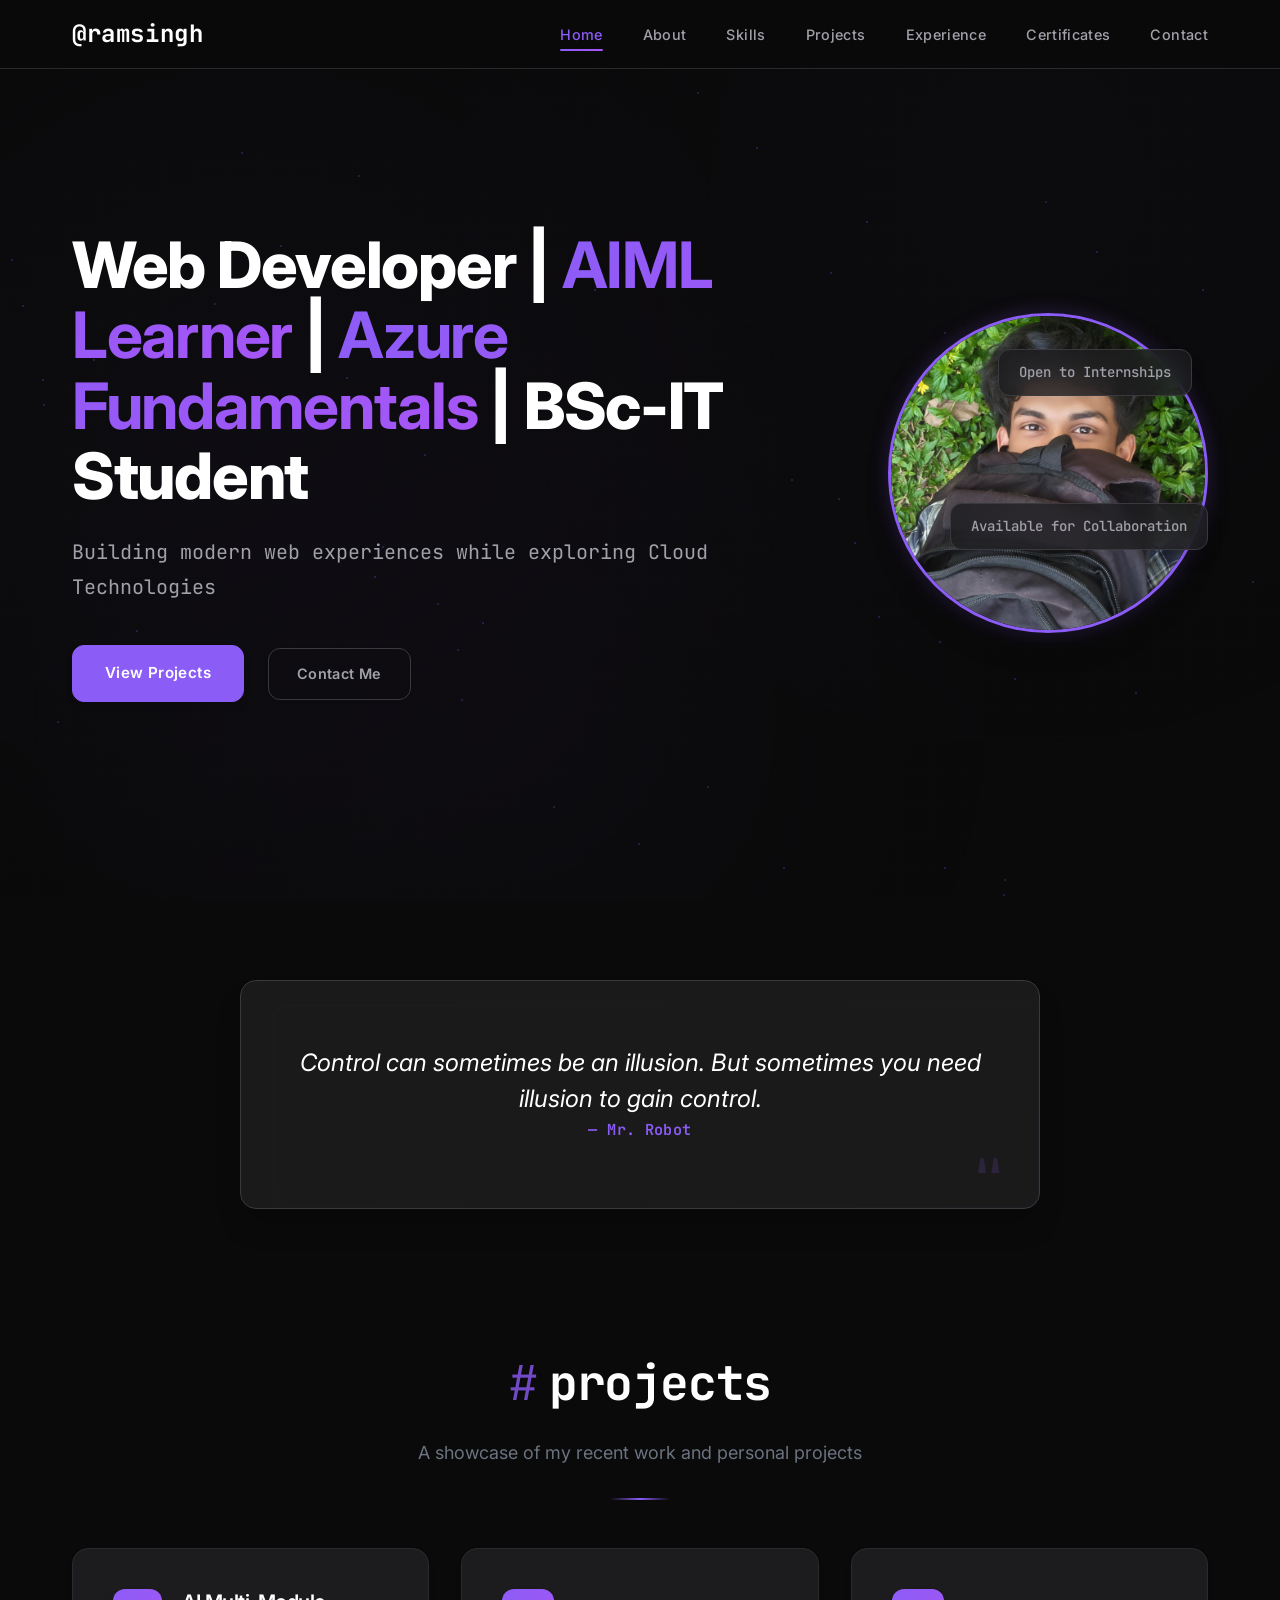
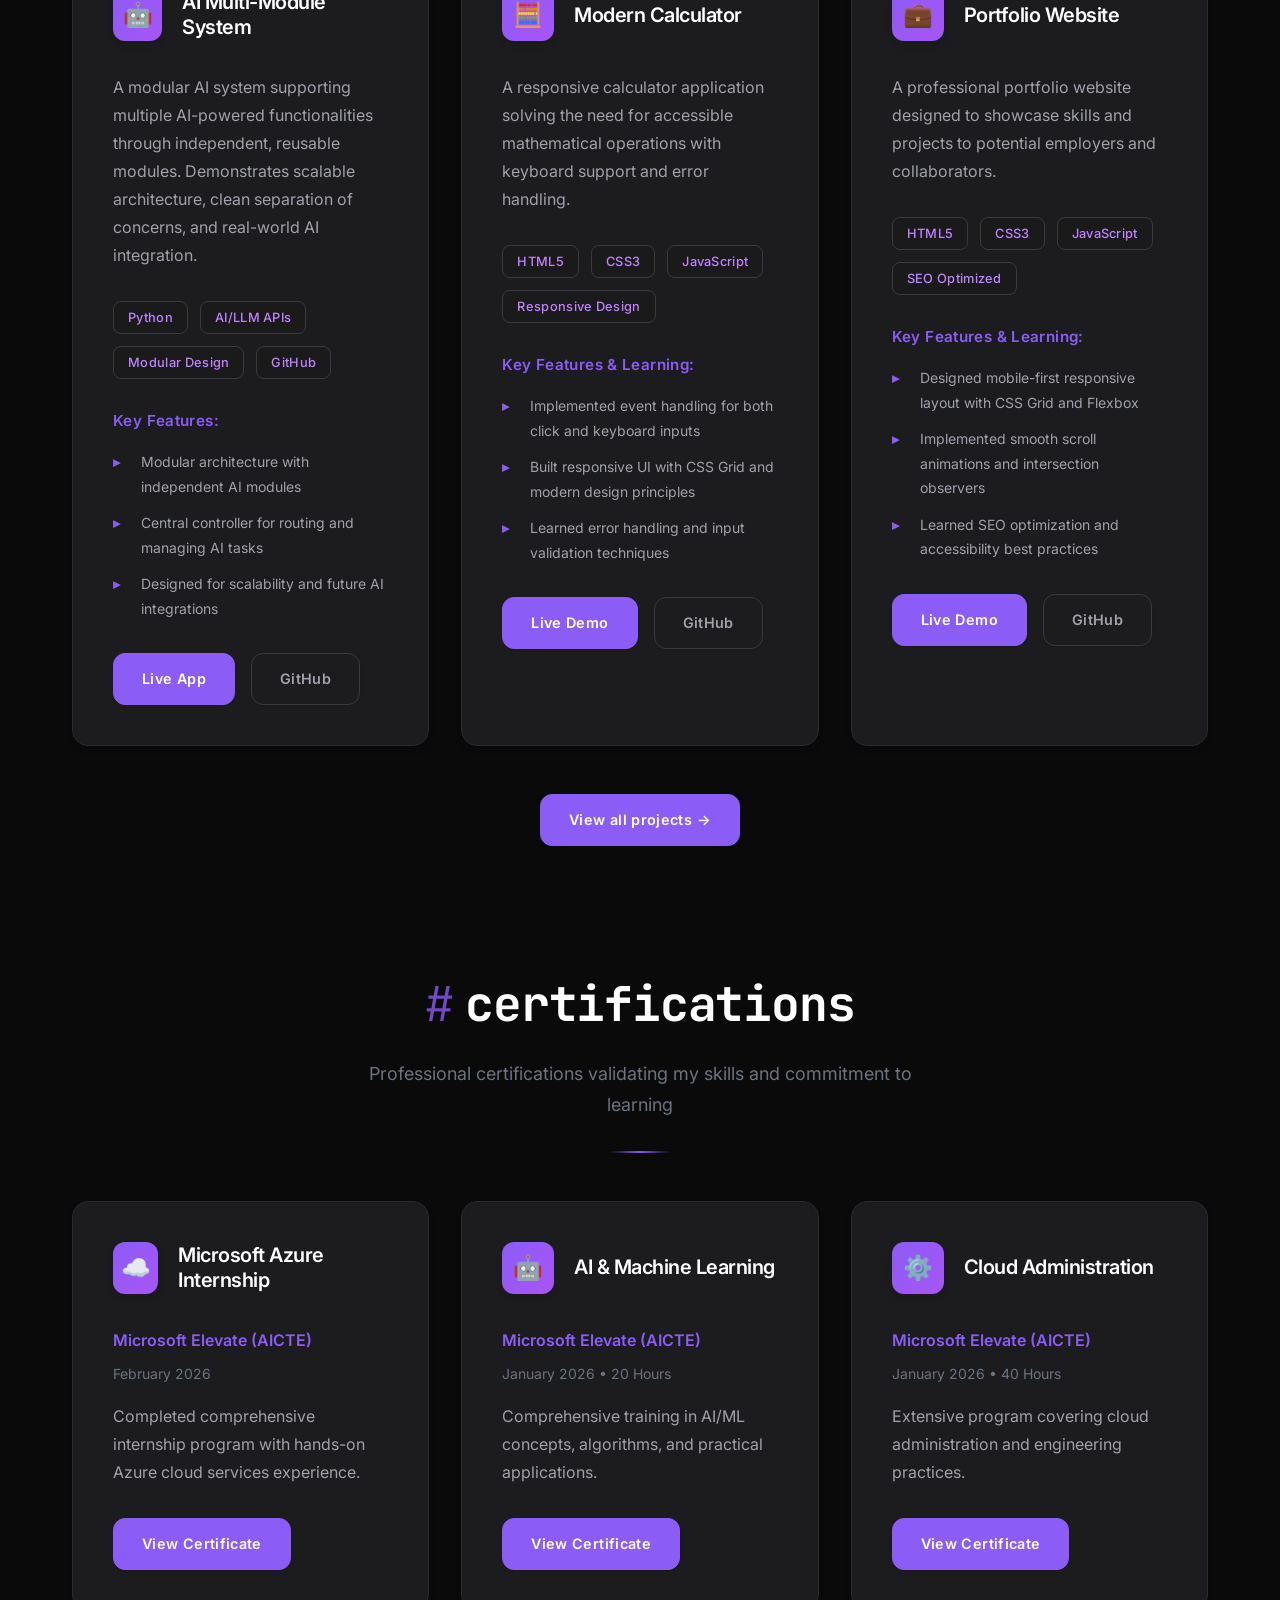
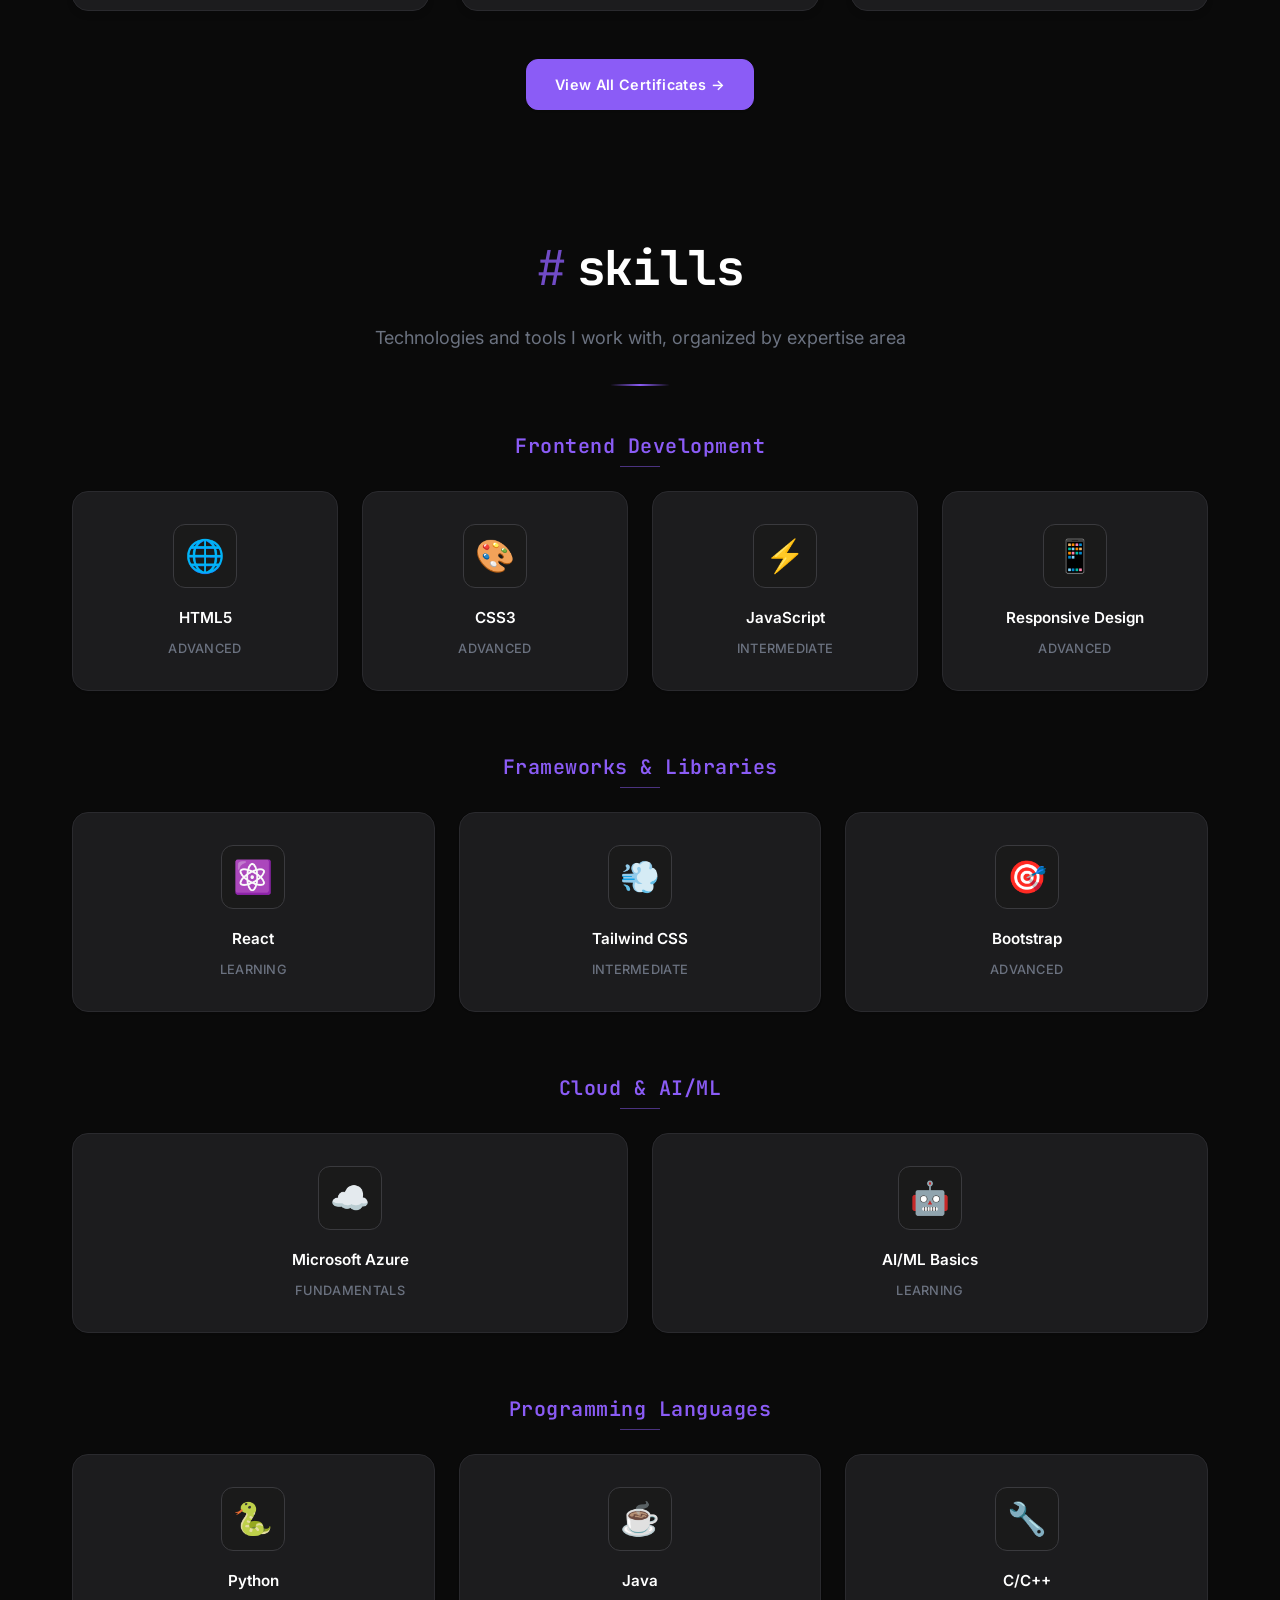
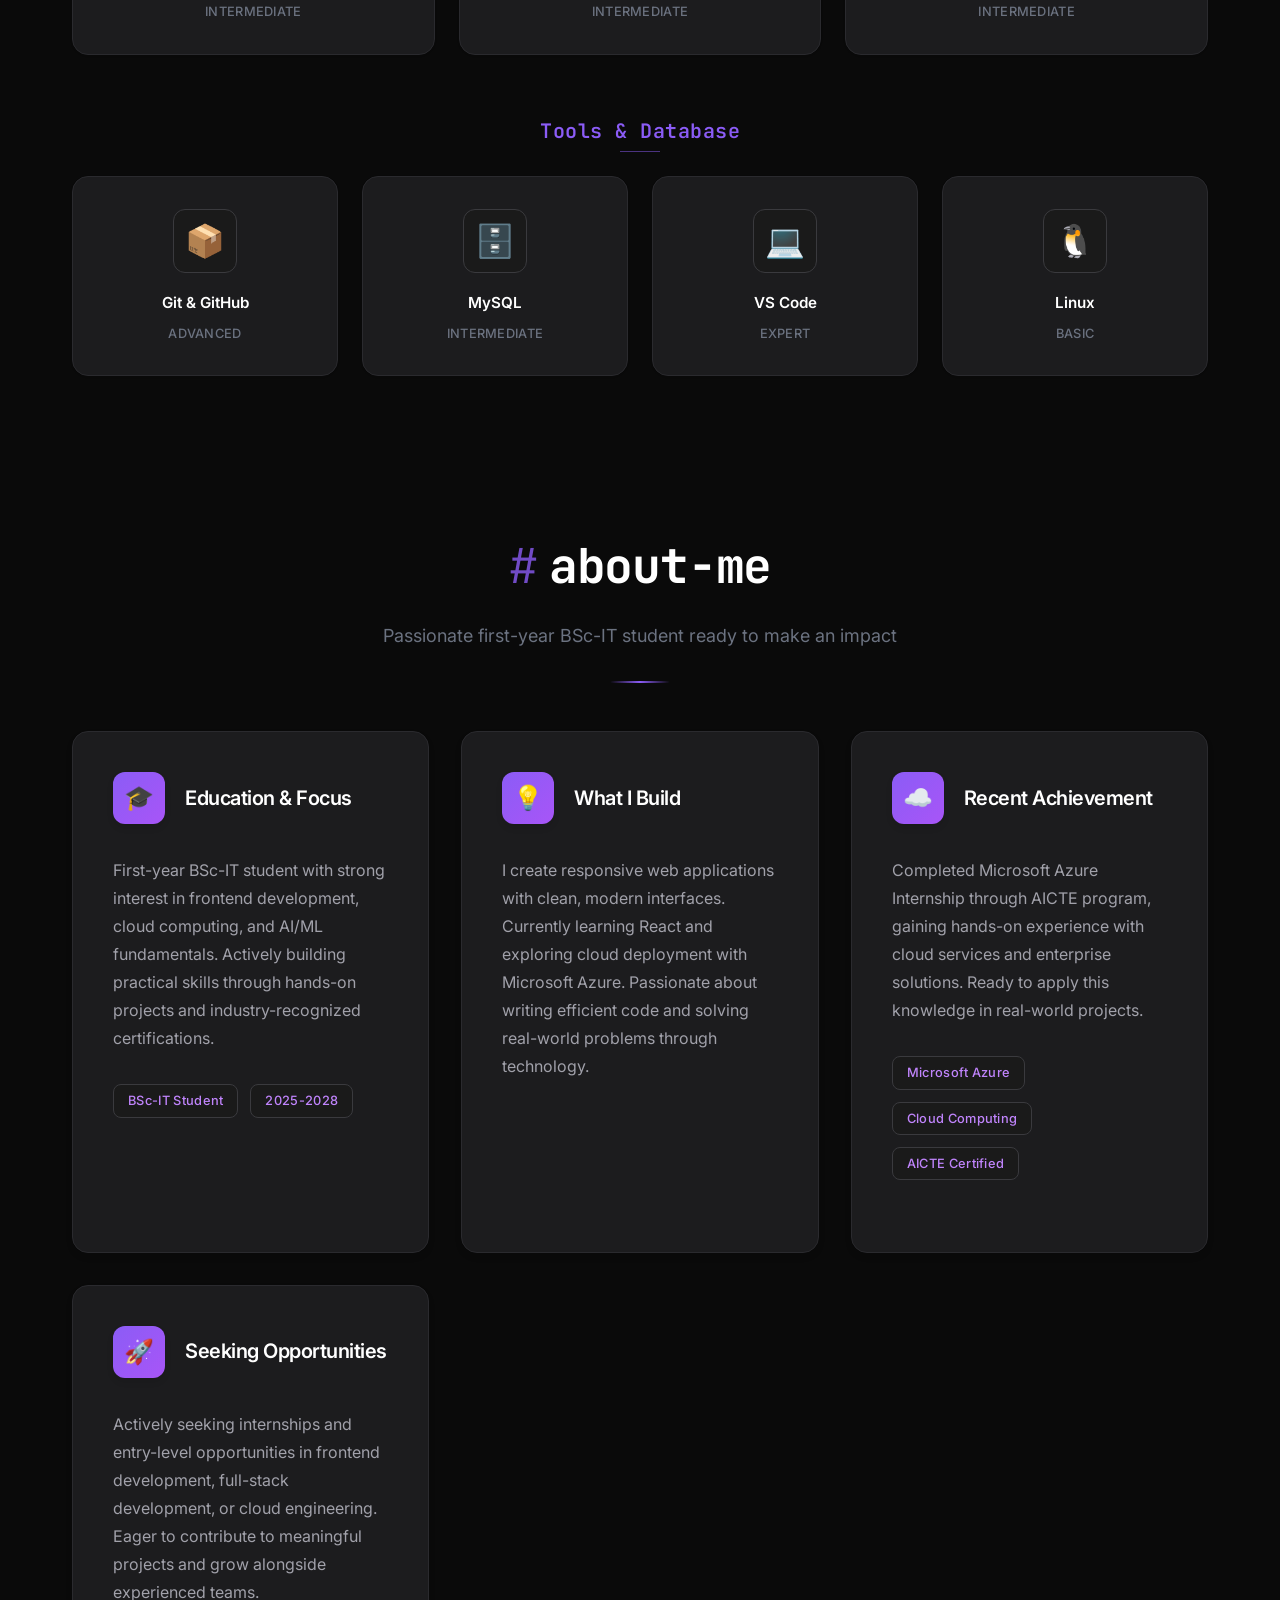
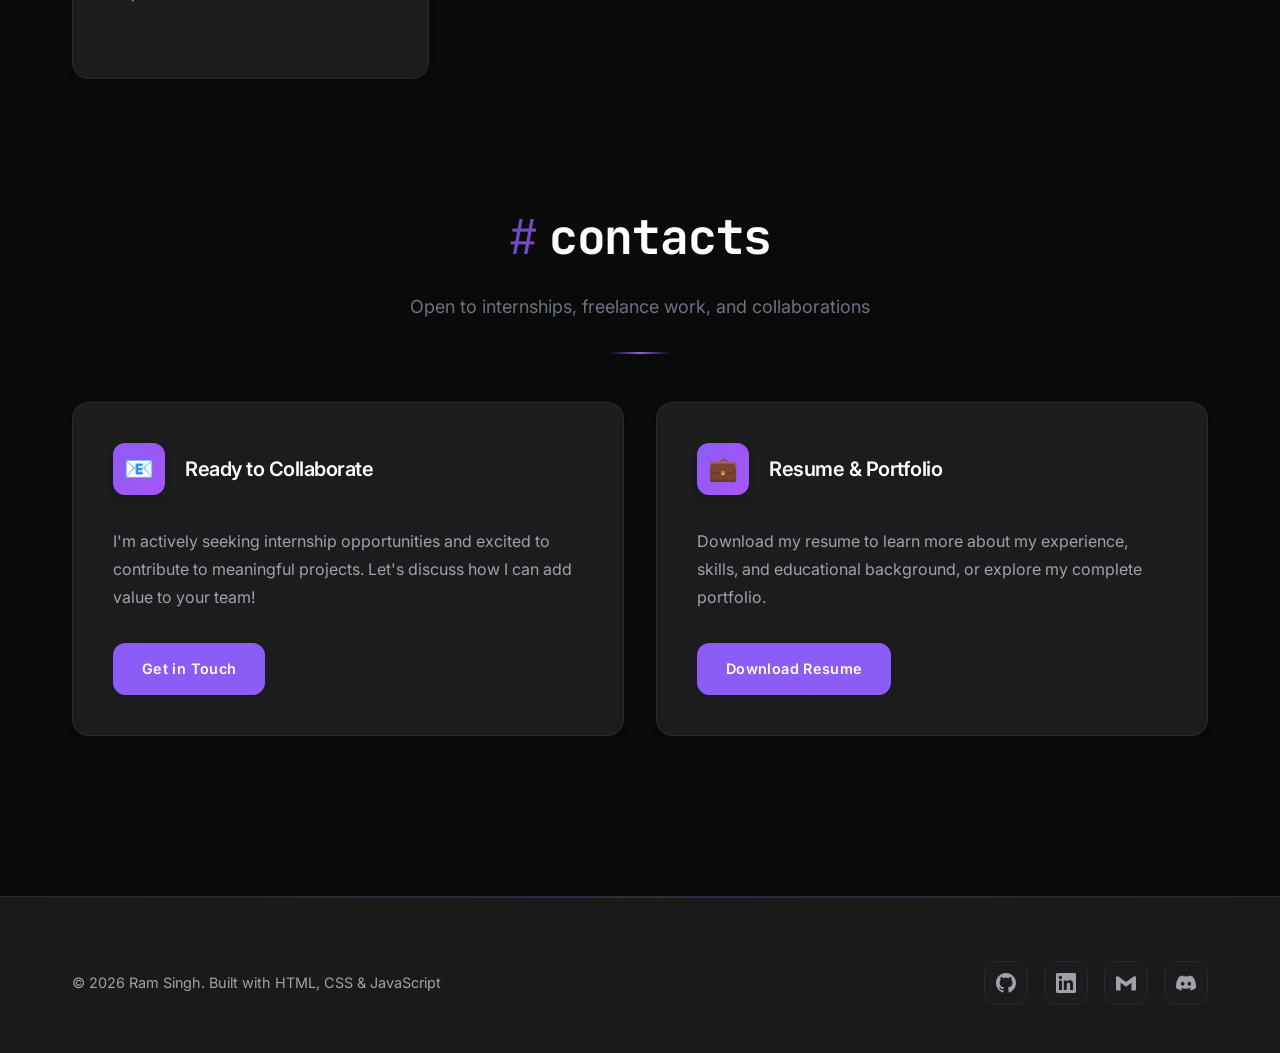
<file: index.html>
<!DOCTYPE html>
<html lang="en">
<head>
    <meta charset="UTF-8">
    <meta name="viewport" content="width=device-width, initial-scale=1.0">
    <meta name="description" content="Ram Singh - Frontend Developer skilled in HTML, CSS, JavaScript, React, and Microsoft Azure. BSc-IT Student seeking internships in web development and cloud computing.">
    <meta name="keywords" content="Ram Singh, Frontend Developer, Web Developer, BSc-IT, Internship, Entry Level, JavaScript, React, Azure, AI ML, Student Portfolio">
    <meta name="author" content="Ram Singh">
    <meta name="robots" content="index, follow">
    <meta name="google-site-verification" content="-LfkbdOe-6ah1opdyUAQTgZVjVr5cKsoIxwBEMEz0XY" />
    
    <!-- Canonical URL -->
    <link rel="canonical" href="https://ramsingh.me/">
    
    <!-- Open Graph Meta Tags -->
    <meta property="og:title" content="Ram Singh | Frontend Developer Portfolio">
    <meta property="og:description" content="Frontend Developer & BSc-IT Student skilled in HTML, CSS, JavaScript, React, and Microsoft Azure. Seeking internships in web development and cloud computing.">
    <meta property="og:type" content="website">
    <meta property="og:url" content="https://ramsingh.me/">
    <meta property="og:image" content="https://ramsingh.me/assets/images/Profile.jpg">
    <meta property="og:image:alt" content="Ram Singh - Frontend Developer">
    <meta property="og:site_name" content="Ram Singh Portfolio">
    
    <!-- Twitter Card Meta Tags -->
    <meta name="twitter:card" content="summary_large_image">
    <meta name="twitter:title" content="Ram Singh | Frontend Developer Portfolio">
    <meta name="twitter:description" content="Frontend Developer & BSc-IT Student skilled in HTML, CSS, JavaScript, React, and Microsoft Azure. Seeking internships in web development and cloud computing.">
    <meta name="twitter:image" content="https://ramsingh.me/assets/images/Profile.jpg">
    
    <title>Ram Singh | Frontend Developer Portfolio</title>
    
    <!-- Favicon -->
    <link rel="icon" type="image/svg+xml" href="favicon.svg">
    
    <!-- Fonts -->
    <link rel="preconnect" href="https://fonts.googleapis.com">
    <link rel="preconnect" href="https://fonts.gstatic.com" crossorigin>
    <link href="https://fonts.googleapis.com/css2?family=Inter:wght@300;400;500;600;700;800&family=JetBrains+Mono:wght@400;500;600&display=swap" rel="stylesheet">
    
    <!-- Styles -->
    <link rel="stylesheet" href="css/style.css">
    
    <!-- Structured Data -->
    <script type="application/ld+json">
    {
      "@context": "https://schema.org",
      "@type": "WebSite",
      "name": "Ram Singh Portfolio",
      "url": "https://ramsingh.me/",
      "description": "Portfolio of Ram Singh, Frontend Developer and BSc-IT Student"
    }
    </script>
    
    <script type="application/ld+json">
    {
      "@context": "https://schema.org",
      "@type": "Person",
      "name": "Ram Singh",
      "url": "https://ramsingh.me/",
      "jobTitle": "Frontend Developer",
      "description": "Frontend Developer and BSc-IT Student skilled in HTML, CSS, JavaScript, React, and Microsoft Azure.",
      "sameAs": [
        "https://github.com/Ramsingh4656",
        "https://www.linkedin.com/in/ram-singh4656"
      ]
    }
    </script>
</head>
<body>
    <!-- Skip to main content for accessibility -->
    <a href="#main-content" class="skip-link">Skip to main content</a>
    
    <!-- Header with Navigation -->
    <header class="navbar">
        <div class="nav-container">
            <a href="/" class="nav-logo">@ramsingh</a>
            <nav aria-label="Main navigation">
                <ul class="nav-links">
                    <li><a href="./" class="active" aria-current="page">Home</a></li>
                    <li><a href="about/">About</a></li>
                    <li><a href="skills/">Skills</a></li>
                    <li><a href="projects/">Projects</a></li>
                    <li><a href="experience/">Experience</a></li>
                    <li><a href="certificates/">Certificates</a></li>
                    <li><a href="contact/">Contact</a></li>
                </ul>
            </nav>
            <button class="mobile-menu-btn" aria-label="Toggle mobile menu" aria-expanded="false">☰</button>
        </div>
    </header>

    <!-- Mobile Menu -->
    <nav class="mobile-menu" aria-label="Mobile navigation">
        <a href="./">Home</a>
        <a href="about/">About</a>
        <a href="skills/">Skills</a>
        <a href="projects/">Projects</a>
        <a href="experience/">Experience</a>
        <a href="certificates/">Certificates</a>
        <a href="contact/">Contact</a>
    </nav>

    <!-- Main Content -->
    <main id="main-content">

    <!-- Hero Section -->
    <section id="home" class="hero section-padding">
        <div class="container">
            <div class="hero-content">
                <div class="hero-text">
                    <h1>Web Developer | <span class="text-gradient">AIML Learner</span> | <span class="text-gradient">Azure Fundamentals</span> | BSc-IT Student</h1>
                    <p class="subtitle">Building modern web experiences while exploring <span class="typing-text">cloud technologies</span></p>
                    <div class="hero-actions">
                        <a href="projects/" class="hero-cta">
                            View Projects
                        </a>
                        <a href="contact/" class="btn btn-secondary">
                            Contact Me
                        </a>
                    </div>
                </div>
                <div class="hero-image">
                    <img src="assets/images/Profile.jpg" alt="Ram Singh - Frontend Developer" loading="lazy">
                    <div class="floating-element">Open to Internships</div>
                    <div class="floating-element">Available for Collaboration</div>
                </div>
            </div>
        </div>
    </section>

    <!-- Quote Section -->
    <section class="quote-section section-padding reveal">
        <div class="container">
            <div class="quote-card glow-border">
                <p class="quote-text">Control can sometimes be an illusion. But sometimes you need illusion to gain control.</p>
                <p class="quote-author">— Mr. Robot</p>
            </div>
        </div>
    </section>

    <!-- Projects Preview Section -->
    <section id="projects" class="section-padding reveal">
        <div class="container">
            <div class="section-header">
                <h2 class="section-title">projects</h2>
                <p class="section-subtitle">A showcase of my recent work and personal projects</p>
            </div>
            
            <div class="cards-grid">
                <!-- AI Multi-Module System Project -->
                <article class="card glow-border">
                    <div class="card-header">
                        <div class="card-icon">🤖</div>
                        <h3 class="card-title">AI Multi-Module System</h3>
                    </div>
                    <p class="card-description">A modular AI system supporting multiple AI-powered functionalities through independent, reusable modules. Demonstrates scalable architecture, clean separation of concerns, and real-world AI integration.</p>
                    <div class="card-tech">
                        <span class="tech-tag">Python</span>
                        <span class="tech-tag">AI/LLM APIs</span>
                        <span class="tech-tag">Modular Design</span>
                        <span class="tech-tag">GitHub</span>
                    </div>
                    <div class="project-highlights">
                        <h4>Key Features:</h4>
                        <ul>
                            <li>Modular architecture with independent AI modules</li>
                            <li>Central controller for routing and managing AI tasks</li>
                            <li>Designed for scalability and future AI integrations</li>
                        </ul>
                    </div>
                    <div class="card-actions">
                        <a href="https://multi-module-ai-system.vercel.app/" class="btn btn-primary" target="_blank" rel="noopener noreferrer">Live App</a>
                        <a href="https://github.com/Ramsingh4656/MultiModule-AI-System" class="btn btn-secondary" target="_blank" rel="noopener noreferrer" aria-label="View MultiModule AI System source code on GitHub">GitHub</a>
                    </div>
                </article>

                <!-- Modern Calculator Project -->
                <article class="card glow-border">
                    <div class="card-header">
                        <div class="card-icon">🧮</div>
                        <h3 class="card-title">Modern Calculator</h3>
                    </div>
                    <p class="card-description">A responsive calculator application solving the need for accessible mathematical operations with keyboard support and error handling.</p>
                    <div class="card-tech">
                        <span class="tech-tag">HTML5</span>
                        <span class="tech-tag">CSS3</span>
                        <span class="tech-tag">JavaScript</span>
                        <span class="tech-tag">Responsive Design</span>
                    </div>
                    <div class="project-highlights">
                        <h4>Key Features & Learning:</h4>
                        <ul>
                            <li>Implemented event handling for both click and keyboard inputs</li>
                            <li>Built responsive UI with CSS Grid and modern design principles</li>
                            <li>Learned error handling and input validation techniques</li>
                        </ul>
                    </div>
                    <div class="card-actions">
                        <a href="projects/modern-calculator/" class="btn btn-primary" target="_blank" rel="noopener noreferrer" aria-label="View Modern Calculator live demo">Live Demo</a>
                        <a href="https://github.com/Ramsingh4656/Modern-Calculator" class="btn btn-secondary" target="_blank" rel="noopener noreferrer" aria-label="View Modern Calculator source code on GitHub">GitHub</a>
                    </div>
                </article>

                <!-- Portfolio Project -->
                <article class="card glow-border">
                    <div class="card-header">
                        <div class="card-icon">💼</div>
                        <h3 class="card-title">Portfolio Website</h3>
                    </div>
                    <p class="card-description">A professional portfolio website designed to showcase skills and projects to potential employers and collaborators.</p>
                    <div class="card-tech">
                        <span class="tech-tag">HTML5</span>
                        <span class="tech-tag">CSS3</span>
                        <span class="tech-tag">JavaScript</span>
                        <span class="tech-tag">SEO Optimized</span>
                    </div>
                    <div class="project-highlights">
                        <h4>Key Features & Learning:</h4>
                        <ul>
                            <li>Designed mobile-first responsive layout with CSS Grid and Flexbox</li>
                            <li>Implemented smooth scroll animations and intersection observers</li>
                            <li>Learned SEO optimization and accessibility best practices</li>
                        </ul>
                    </div>
                    <div class="card-actions">
                        <a href="/" class="btn btn-primary" aria-label="View Portfolio website live demo">Live Demo</a>
                        <a href="https://github.com/Ramsingh4656/portfolio" class="btn btn-secondary" target="_blank" rel="noopener noreferrer" aria-label="View Portfolio website source code on GitHub">GitHub</a>
                    </div>
                </article>

            </div>

            <div style="text-align: center; margin-top: 3rem;">
                <a href="projects/" class="btn btn-primary">View all projects →</a>
            </div>
        </div>
    </section>

    <!-- Certifications Section -->
    <section id="certifications" class="section-padding reveal">
        <div class="container">
            <div class="section-header">
                <h2 class="section-title">certifications</h2>
                <p class="section-subtitle">Professional certifications validating my skills and commitment to learning</p>
            </div>
            
            <div class="cards-grid">
                <article class="card glow-border">
                    <div class="card-header">
                        <div class="card-icon">☁️</div>
                        <h3 class="card-title">Microsoft Azure Internship</h3>
                    </div>
                    <div style="margin-bottom: 1rem;">
                        <p style="color: var(--accent-primary); font-weight: 600; margin-bottom: 0.5rem;">Microsoft Elevate (AICTE)</p>
                        <p style="color: var(--text-muted); font-size: 0.875rem;">February 2026</p>
                    </div>
                    <p class="card-description">Completed comprehensive internship program with hands-on Azure cloud services experience.</p>
                    <div class="card-actions">
                        <a href="certificates/" class="btn btn-primary">View Certificate</a>
                    </div>
                </article>

                <article class="card glow-border">
                    <div class="card-header">
                        <div class="card-icon">🤖</div>
                        <h3 class="card-title">AI & Machine Learning</h3>
                    </div>
                    <div style="margin-bottom: 1rem;">
                        <p style="color: var(--accent-primary); font-weight: 600; margin-bottom: 0.5rem;">Microsoft Elevate (AICTE)</p>
                        <p style="color: var(--text-muted); font-size: 0.875rem;">January 2026 • 20 Hours</p>
                    </div>
                    <p class="card-description">Comprehensive training in AI/ML concepts, algorithms, and practical applications.</p>
                    <div class="card-actions">
                        <a href="certificates/" class="btn btn-primary">View Certificate</a>
                    </div>
                </article>

                <article class="card glow-border">
                    <div class="card-header">
                        <div class="card-icon">⚙️</div>
                        <h3 class="card-title">Cloud Administration</h3>
                    </div>
                    <div style="margin-bottom: 1rem;">
                        <p style="color: var(--accent-primary); font-weight: 600; margin-bottom: 0.5rem;">Microsoft Elevate (AICTE)</p>
                        <p style="color: var(--text-muted); font-size: 0.875rem;">January 2026 • 40 Hours</p>
                    </div>
                    <p class="card-description">Extensive program covering cloud administration and engineering practices.</p>
                    <div class="card-actions">
                        <a href="certificates/" class="btn btn-primary">View Certificate</a>
                    </div>
                </article>
            </div>

            <div style="text-align: center; margin-top: 3rem;">
                <a href="certificates/" class="btn btn-primary">View All Certificates →</a>
            </div>
        </div>
    </section>

    <!-- Skills Section -->
    <section id="skills" class="section-padding reveal">
        <div class="container">
            <div class="section-header">
                <h2 class="section-title">skills</h2>
                <p class="section-subtitle">Technologies and tools I work with, organized by expertise area</p>
            </div>
            
            <!-- Frontend Skills -->
            <div class="skill-category">
                <h3 class="skill-category-title">Frontend Development</h3>
                <div class="skills-grid">
                    <div class="skill-item glow-border">
                        <div class="skill-icon">🌐</div>
                        <div class="skill-name">HTML5</div>
                        <div class="skill-level">Advanced</div>
                    </div>
                    
                    <div class="skill-item glow-border">
                        <div class="skill-icon">🎨</div>
                        <div class="skill-name">CSS3</div>
                        <div class="skill-level">Advanced</div>
                    </div>
                    
                    <div class="skill-item glow-border">
                        <div class="skill-icon">⚡</div>
                        <div class="skill-name">JavaScript</div>
                        <div class="skill-level">Intermediate</div>
                    </div>
                    
                    <div class="skill-item glow-border">
                        <div class="skill-icon">📱</div>
                        <div class="skill-name">Responsive Design</div>
                        <div class="skill-level">Advanced</div>
                    </div>
                </div>
            </div>

            <!-- Frameworks & Libraries -->
            <div class="skill-category">
                <h3 class="skill-category-title">Frameworks & Libraries</h3>
                <div class="skills-grid">
                    <div class="skill-item glow-border">
                        <div class="skill-icon">⚛️</div>
                        <div class="skill-name">React</div>
                        <div class="skill-level">Learning</div>
                    </div>
                    
                    <div class="skill-item glow-border">
                        <div class="skill-icon">💨</div>
                        <div class="skill-name">Tailwind CSS</div>
                        <div class="skill-level">Intermediate</div>
                    </div>
                    
                    <div class="skill-item glow-border">
                        <div class="skill-icon">🎯</div>
                        <div class="skill-name">Bootstrap</div>
                        <div class="skill-level">Advanced</div>
                    </div>
                </div>
            </div>

            <!-- Cloud & AI/ML -->
            <div class="skill-category">
                <h3 class="skill-category-title">Cloud & AI/ML</h3>
                <div class="skills-grid">
                    <div class="skill-item glow-border">
                        <div class="skill-icon">☁️</div>
                        <div class="skill-name">Microsoft Azure</div>
                        <div class="skill-level">Fundamentals</div>
                    </div>
                    
                    <div class="skill-item glow-border">
                        <div class="skill-icon">🤖</div>
                        <div class="skill-name">AI/ML Basics</div>
                        <div class="skill-level">Learning</div>
                    </div>
                </div>
            </div>

            <!-- Programming Languages -->
            <div class="skill-category">
                <h3 class="skill-category-title">Programming Languages</h3>
                <div class="skills-grid">
                    <div class="skill-item glow-border">
                        <div class="skill-icon">🐍</div>
                        <div class="skill-name">Python</div>
                        <div class="skill-level">Intermediate</div>
                    </div>
                    
                    <div class="skill-item glow-border">
                        <div class="skill-icon">☕</div>
                        <div class="skill-name">Java</div>
                        <div class="skill-level">Intermediate</div>
                    </div>
                    
                    <div class="skill-item glow-border">
                        <div class="skill-icon">🔧</div>
                        <div class="skill-name">C/C++</div>
                        <div class="skill-level">Intermediate</div>
                    </div>
                </div>
            </div>

            <!-- Tools & Database -->
            <div class="skill-category">
                <h3 class="skill-category-title">Tools & Database</h3>
                <div class="skills-grid">
                    <div class="skill-item glow-border">
                        <div class="skill-icon">📦</div>
                        <div class="skill-name">Git & GitHub</div>
                        <div class="skill-level">Advanced</div>
                    </div>
                    
                    <div class="skill-item glow-border">
                        <div class="skill-icon">🗄️</div>
                        <div class="skill-name">MySQL</div>
                        <div class="skill-level">Intermediate</div>
                    </div>
                    
                    <div class="skill-item glow-border">
                        <div class="skill-icon">💻</div>
                        <div class="skill-name">VS Code</div>
                        <div class="skill-level">Expert</div>
                    </div>
                    
                    <div class="skill-item glow-border">
                        <div class="skill-icon">🐧</div>
                        <div class="skill-name">Linux</div>
                        <div class="skill-level">Basic</div>
                    </div>
                </div>
            </div>
        </div>
    </section>

    <!-- About Section -->
    <section id="about" class="section-padding reveal">
        <div class="container">
            <div class="section-header">
                <h2 class="section-title">about-me</h2>
                <p class="section-subtitle">Passionate first-year BSc-IT student ready to make an impact</p>
            </div>
            
            <div class="cards-grid">
                <article class="card glow-border">
                    <div class="card-header">
                        <div class="card-icon">🎓</div>
                        <h3 class="card-title">Education & Focus</h3>
                    </div>
                    <p class="card-description">First-year BSc-IT student with strong interest in frontend development, cloud computing, and AI/ML fundamentals. Actively building practical skills through hands-on projects and industry-recognized certifications.</p>
                    <div class="card-tech" style="margin-top: 1rem;">
                        <span class="tech-tag">BSc-IT Student</span>
                        <span class="tech-tag">2025-2028</span>
                    </div>
                </article>

                <article class="card glow-border">
                    <div class="card-header">
                        <div class="card-icon">💡</div>
                        <h3 class="card-title">What I Build</h3>
                    </div>
                    <p class="card-description">I create responsive web applications with clean, modern interfaces. Currently learning React and exploring cloud deployment with Microsoft Azure. Passionate about writing efficient code and solving real-world problems through technology.</p>
                </article>

                <article class="card glow-border">
                    <div class="card-header">
                        <div class="card-icon">☁️</div>
                        <h3 class="card-title">Recent Achievement</h3>
                    </div>
                    <p class="card-description">Completed Microsoft Azure Internship through AICTE program, gaining hands-on experience with cloud services and enterprise solutions. Ready to apply this knowledge in real-world projects.</p>
                    <div class="card-tech" style="margin-top: 1rem;">
                        <span class="tech-tag">Microsoft Azure</span>
                        <span class="tech-tag">Cloud Computing</span>
                        <span class="tech-tag">AICTE Certified</span>
                    </div>
                </article>

                <article class="card glow-border">
                    <div class="card-header">
                        <div class="card-icon">🚀</div>
                        <h3 class="card-title">Seeking Opportunities</h3>
                    </div>
                    <p class="card-description">Actively seeking internships and entry-level opportunities in frontend development, full-stack development, or cloud engineering. Eager to contribute to meaningful projects and grow alongside experienced teams.</p>
                </article>
            </div>
        </div>
    </section>

    <!-- Contact Preview Section -->
    <section id="contact-preview" class="section-padding reveal">
        <div class="container">
            <div class="section-header">
                <h2 class="section-title">contacts</h2>
                <p class="section-subtitle">Open to internships, freelance work, and collaborations</p>
            </div>
            
            <div class="cards-grid">
                <article class="card glow-border">
                    <div class="card-header">
                        <div class="card-icon">📧</div>
                        <h3 class="card-title">Ready to Collaborate</h3>
                    </div>
                    <p class="card-description">I'm actively seeking internship opportunities and excited to contribute to meaningful projects. Let's discuss how I can add value to your team!</p>
                    <div class="card-actions">
                        <a href="contact/" class="btn btn-primary">Get in Touch</a>
                    </div>
                </article>

                <article class="card glow-border">
                    <div class="card-header">
                        <div class="card-icon">💼</div>
                        <h3 class="card-title">Resume & Portfolio</h3>
                    </div>
                    <p class="card-description">Download my resume to learn more about my experience, skills, and educational background, or explore my complete portfolio.</p>
                    <div class="card-actions">
                        <a href="Ram-Singh-Resume.pdf" class="btn btn-primary" target="_blank" rel="noopener noreferrer">Download Resume</a>
                    </div>
                </article>
            </div>
        </div>
    </section>

    </main>

    <!-- Footer -->
    <footer class="footer">
        <div class="container">
            <div class="footer-content">
                <div class="footer-text">
                    <p>&copy; 2026 Ram Singh. Built with HTML, CSS & JavaScript</p>
                </div>
                <div class="social-links">
                    <a href="https://github.com/Ramsingh4656" class="social-link" target="_blank" rel="noopener noreferrer" aria-label="GitHub Profile">
                        <svg width="20" height="20" viewBox="0 0 24 24" fill="currentColor" aria-hidden="true">
                            <path d="M12 0c-6.626 0-12 5.373-12 12 0 5.302 3.438 9.8 8.207 11.387.599.111.793-.261.793-.577v-2.234c-3.338.726-4.033-1.416-4.033-1.416-.546-1.387-1.333-1.756-1.333-1.756-1.089-.745.083-.729.083-.729 1.205.084 1.839 1.237 1.839 1.237 1.07 1.834 2.807 1.304 3.492.997.107-.775.418-1.305.762-1.604-2.665-.305-5.467-1.334-5.467-5.931 0-1.311.469-2.381 1.236-3.221-.124-.303-.535-1.524.117-3.176 0 0 1.008-.322 3.301 1.23.957-.266 1.983-.399 3.003-.404 1.02.005 2.047.138 3.006.404 2.291-1.552 3.297-1.23 3.297-1.23.653 1.653.242 2.874.118 3.176.77.84 1.235 1.911 1.235 3.221 0 4.609-2.807 5.624-5.479 5.921.43.372.823 1.102.823 2.222v3.293c0 .319.192.694.801.576 4.765-1.589 8.199-6.086 8.199-11.386 0-6.627-5.373-12-12-12z"/>
                        </svg>
                    </a>
                    <a href="https://linkedin.com/in/ram-singh4656" class="social-link" target="_blank" rel="noopener noreferrer" aria-label="LinkedIn Profile">
                        <svg width="20" height="20" viewBox="0 0 24 24" fill="currentColor" aria-hidden="true">
                            <path d="M20.447 20.452h-3.554v-5.569c0-1.328-.027-3.037-1.852-3.037-1.853 0-2.136 1.445-2.136 2.939v5.667H9.351V9h3.414v1.561h.046c.477-.9 1.637-1.85 3.37-1.85 3.601 0 4.267 2.37 4.267 5.455v6.286zM5.337 7.433c-1.144 0-2.063-.926-2.063-2.065 0-1.138.92-2.063 2.063-2.063 1.14 0 2.064.925 2.064 2.063 0 1.139-.925 2.065-2.064 2.065zm1.782 13.019H3.555V9h3.564v11.452zM22.225 0H1.771C.792 0 0 .774 0 1.729v20.542C0 23.227.792 24 1.771 24h20.451C23.2 24 24 23.227 24 22.271V1.729C24 .774 23.2 0 22.222 0h.003z"/>
                        </svg>
                    </a>
                    <a href="mailto:ram01singh4656@gmail.com" class="social-link" aria-label="Email Contact">
                        <svg width="20" height="20" viewBox="0 0 24 24" fill="currentColor" aria-hidden="true">
                            <path d="M24 5.457v13.909c0 .904-.732 1.636-1.636 1.636h-3.819V11.73L12 16.64l-6.545-4.91v9.273H1.636A1.636 1.636 0 0 1 0 19.366V5.457c0-.904.732-1.636 1.636-1.636h.749L12 10.724l9.615-6.903h.749c.904 0 1.636.732 1.636 1.636z"/>
                        </svg>
                    </a>
                    <a href="https://discord.com/users/874953017227628554" class="social-link" target="_blank" rel="noopener noreferrer" aria-label="Discord">
                        <svg width="20" height="20" viewBox="0 0 24 24" fill="currentColor">
                            <path d="M20.317 4.37a19.791 19.791 0 0 0-4.885-1.515.074.074 0 0 0-.079.037c-.21.375-.444.864-.608 1.25a18.27 18.27 0 0 0-5.487 0 12.64 12.64 0 0 0-.617-1.25.077.077 0 0 0-.079-.037A19.736 19.736 0 0 0 3.677 4.37a.07.07 0 0 0-.032.027C.533 9.046-.32 13.58.099 18.057a.082.082 0 0 0 .031.057 19.9 19.9 0 0 0 5.993 3.03.078.078 0 0 0 .084-.028c.462-.63.874-1.295 1.226-1.994a.076.076 0 0 0-.041-.106 13.107 13.107 0 0 1-1.872-.892.077.077 0 0 1-.008-.128 10.2 10.2 0 0 0 .372-.292.074.074 0 0 1 .077-.01c3.928 1.793 8.18 1.793 12.062 0a.074.074 0 0 1 .078.01c.12.098.246.198.373.292a.077.077 0 0 1-.006.127 12.299 12.299 0 0 1-1.873.892.077.077 0 0 0-.041.107c.36.698.772 1.362 1.225 1.993a.076.076 0 0 0 .084.028 19.839 19.839 0 0 0 6.002-3.03.077.077 0 0 0 .032-.054c.5-5.177-.838-9.674-3.549-13.66a.061.061 0 0 0-.031-.03zM8.02 15.33c-1.183 0-2.157-1.085-2.157-2.419 0-1.333.956-2.419 2.157-2.419 1.21 0 2.176 1.096 2.157 2.42 0 1.333-.956 2.418-2.157 2.418zm7.975 0c-1.183 0-2.157-1.085-2.157-2.419 0-1.333.955-2.419 2.157-2.419 1.21 0 2.176 1.096 2.157 2.42 0 1.333-.946 2.418-2.157 2.418z"/>
                        </svg>
                    </a>
                </div>
            </div>
        </div>
    </footer>

    <!-- Scripts -->
    <script src="js/script.js"></script>
</body>
</html>
</file>
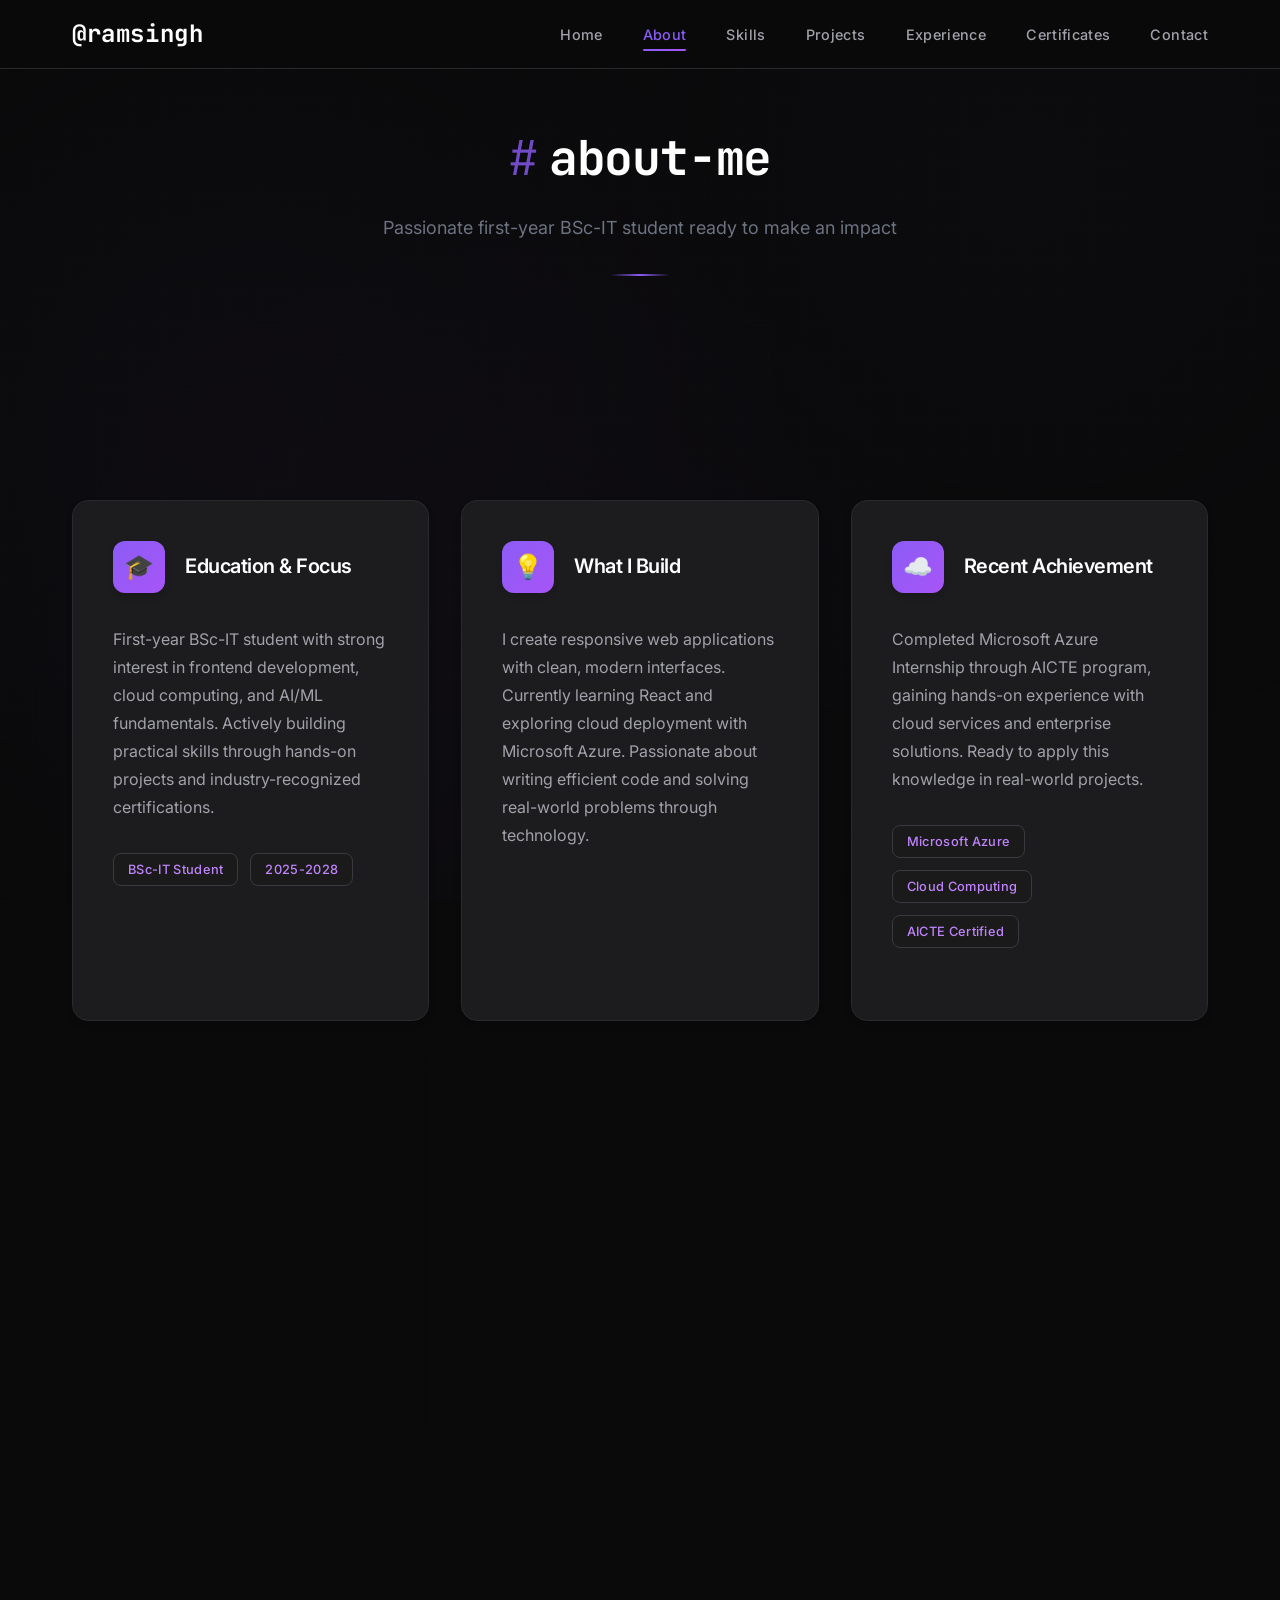
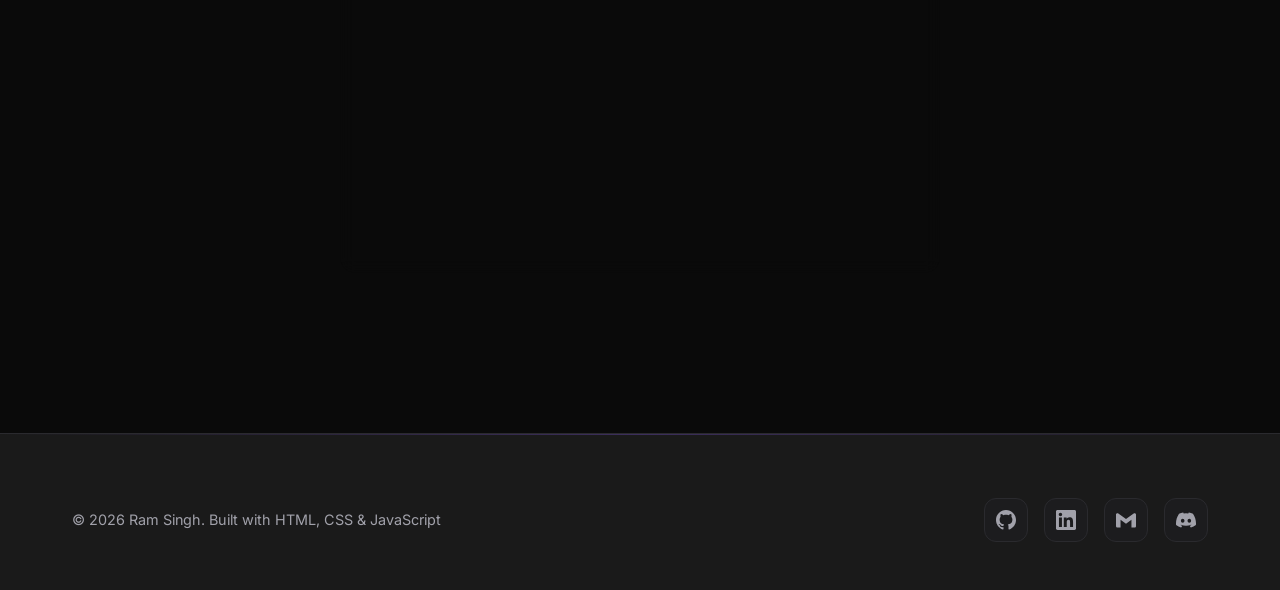
<file: about/index.html>
<!DOCTYPE html>
<html lang="en">
<head>
    <meta charset="UTF-8">
    <meta name="viewport" content="width=device-width, initial-scale=1.0">
    <meta name="description" content="About Ram Singh - Frontend Developer and BSc-IT Student with expertise in HTML, CSS, JavaScript, and Microsoft Azure. Seeking internships in web development.">
    <meta name="keywords" content="Ram Singh, About, Frontend Developer, BSc-IT, Internship, Web Development, Azure">
    <meta name="author" content="Ram Singh">
    <meta name="robots" content="index, follow">

    <title>About | Ram Singh Portfolio</title>

    <!-- Canonical URL -->
    <link rel="canonical" href="https://ramsingh.me/about/">

    <!-- Open Graph -->
    <meta property="og:title" content="About | Ram Singh Portfolio">
    <meta property="og:description" content="Frontend Developer and BSc-IT Student with expertise in HTML, CSS, JavaScript, and Microsoft Azure. Seeking internships in web development.">
    <meta property="og:type" content="website">
    <meta property="og:url" content="https://ramsingh.me/about/">
    <meta property="og:image" content="https://ramsingh.me/assets/images/Profile.jpg">
    <meta property="og:site_name" content="Ram Singh Portfolio">

    <!-- Twitter Card -->
    <meta name="twitter:card" content="summary_large_image">
    <meta name="twitter:title" content="About | Ram Singh Portfolio">
    <meta name="twitter:description" content="Frontend Developer and BSc-IT Student with expertise in HTML, CSS, JavaScript, and Microsoft Azure.">
    <meta name="twitter:image" content="https://ramsingh.me/assets/images/Profile.jpg">

    <!-- Favicon -->
    <link rel="icon" type="image/svg+xml" href="../favicon.svg">

    <!-- Fonts -->
    <link rel="preconnect" href="https://fonts.googleapis.com">
    <link rel="preconnect" href="https://fonts.gstatic.com" crossorigin>
    <link href="https://fonts.googleapis.com/css2?family=Inter:wght@300;400;500;600;700;800&family=JetBrains+Mono:wght@400;500;600&display=swap" rel="stylesheet">

    <!-- Styles -->
    <link rel="stylesheet" href="../css/style.css">
</head>
<body>
    <!-- Skip to main content for accessibility -->
    <a href="#main-content" class="skip-link">Skip to main content</a>

    <!-- Navigation -->
    <header class="navbar">
        <div class="nav-container">
            <a href="../" class="nav-logo">@ramsingh</a>
            <nav aria-label="Main navigation">
                <ul class="nav-links">
                    <li><a href="../">Home</a></li>
                    <li><a href="./" class="active" aria-current="page">About</a></li>
                    <li><a href="../skills/">Skills</a></li>
                    <li><a href="../projects/">Projects</a></li>
                    <li><a href="../experience/">Experience</a></li>
                    <li><a href="../certificates/">Certificates</a></li>
                    <li><a href="../contact/">Contact</a></li>
                </ul>
            </nav>
            <button class="mobile-menu-btn" aria-label="Toggle mobile menu" aria-expanded="false">☰</button>
        </div>
    </header>

    <!-- Mobile Menu -->
    <nav class="mobile-menu" aria-label="Mobile navigation">
        <a href="../">Home</a>
        <a href="./">About</a>
        <a href="../skills/">Skills</a>
        <a href="../projects/">Projects</a>
        <a href="../experience/">Experience</a>
        <a href="../certificates/">Certificates</a>
        <a href="../contact/">Contact</a>
    </nav>

    <!-- Main Content -->
    <main id="main-content">

    <!-- About Header -->
    <section class="section-padding" style="padding-top: 8rem;">
        <div class="container">
            <div class="section-header">
                <h2 class="section-title">about-me</h2>
                <p class="section-subtitle">Passionate first-year BSc-IT student ready to make an impact</p>
            </div>
        </div>
    </section>

    <!-- About Content -->
    <section class="section-padding reveal">
        <div class="container">
            <div class="cards-grid">
                <article class="card glow-border">
                    <div class="card-header">
                        <div class="card-icon">🎓</div>
                        <h3 class="card-title">Education & Focus</h3>
                    </div>
                    <p class="card-description">First-year BSc-IT student with strong interest in frontend development, cloud computing, and AI/ML fundamentals. Actively building practical skills through hands-on projects and industry-recognized certifications.</p>
                    <div class="card-tech" style="margin-top: 1rem;">
                        <span class="tech-tag">BSc-IT Student</span>
                        <span class="tech-tag">2025-2028</span>
                    </div>
                </article>

                <article class="card glow-border">
                    <div class="card-header">
                        <div class="card-icon">💡</div>
                        <h3 class="card-title">What I Build</h3>
                    </div>
                    <p class="card-description">I create responsive web applications with clean, modern interfaces. Currently learning React and exploring cloud deployment with Microsoft Azure. Passionate about writing efficient code and solving real-world problems through technology.</p>
                </article>

                <article class="card glow-border">
                    <div class="card-header">
                        <div class="card-icon">☁️</div>
                        <h3 class="card-title">Recent Achievement</h3>
                    </div>
                    <p class="card-description">Completed Microsoft Azure Internship through AICTE program, gaining hands-on experience with cloud services and enterprise solutions. Ready to apply this knowledge in real-world projects.</p>
                    <div class="card-tech" style="margin-top: 1rem;">
                        <span class="tech-tag">Microsoft Azure</span>
                        <span class="tech-tag">Cloud Computing</span>
                        <span class="tech-tag">AICTE Certified</span>
                    </div>
                </article>

                <article class="card glow-border">
                    <div class="card-header">
                        <div class="card-icon">🚀</div>
                        <h3 class="card-title">Seeking Opportunities</h3>
                    </div>
                    <p class="card-description">Actively seeking internships and entry-level opportunities in frontend development, full-stack development, or cloud engineering. Eager to contribute to meaningful projects and grow alongside experienced teams.</p>
                </article>
            </div>
        </div>
    </section>

    <!-- Call to Action -->
    <section class="section-padding">
        <div class="container">
            <div class="card glow-border reveal" style="text-align: center; max-width: 600px; margin: 0 auto;">
                <h2 style="margin-bottom: 1rem;">Let's Connect!</h2>
                <p style="color: var(--text-secondary); margin-bottom: 2rem;">Interested in working together or just want to say hello? I'd love to hear from you!</p>
                <div style="display: flex; gap: 1rem; justify-content: center; flex-wrap: wrap;">
                    <a href="../contact/" class="btn btn-primary">Get in Touch</a>
                    <a href="../projects/" class="btn btn-secondary">View My Work</a>
                </div>
            </div>
        </div>
    </section>

    </main>

    <!-- Footer -->
    <footer class="footer">
        <div class="container">
            <div class="footer-content">
                <div class="footer-text">
                    <p>&copy; 2026 Ram Singh. Built with HTML, CSS & JavaScript</p>
                </div>
                <div class="social-links">
                    <a href="https://github.com/Ramsingh4656" class="social-link" target="_blank" rel="noopener noreferrer" aria-label="GitHub Profile">
                        <svg width="20" height="20" viewBox="0 0 24 24" fill="currentColor" aria-hidden="true">
                            <path d="M12 0c-6.626 0-12 5.373-12 12 0 5.302 3.438 9.8 8.207 11.387.599.111.793-.261.793-.577v-2.234c-3.338.726-4.033-1.416-4.033-1.416-.546-1.387-1.333-1.756-1.333-1.756-1.089-.745.083-.729.083-.729 1.205.084 1.839 1.237 1.839 1.237 1.07 1.834 2.807 1.304 3.492.997.107-.775.418-1.305.762-1.604-2.665-.305-5.467-1.334-5.467-5.931 0-1.311.469-2.381 1.236-3.221-.124-.303-.535-1.524.117-3.176 0 0 1.008-.322 3.301 1.23.957-.266 1.983-.399 3.003-.404 1.02.005 2.047.138 3.006.404 2.291-1.552 3.297-1.23 3.297-1.23.653 1.653.242 2.874.118 3.176.77.84 1.235 1.911 1.235 3.221 0 4.609-2.807 5.624-5.479 5.921.43.372.823 1.102.823 2.222v3.293c0 .319.192.694.801.576 4.765-1.589 8.199-6.086 8.199-11.386 0-6.627-5.373-12-12-12z"/>
                        </svg>
                    </a>
                    <a href="https://linkedin.com/in/ram-singh4656" class="social-link" target="_blank" rel="noopener noreferrer" aria-label="LinkedIn Profile">
                        <svg width="20" height="20" viewBox="0 0 24 24" fill="currentColor" aria-hidden="true">
                            <path d="M20.447 20.452h-3.554v-5.569c0-1.328-.027-3.037-1.852-3.037-1.853 0-2.136 1.445-2.136 2.939v5.667H9.351V9h3.414v1.561h.046c.477-.9 1.637-1.85 3.37-1.85 3.601 0 4.267 2.37 4.267 5.455v6.286zM5.337 7.433c-1.144 0-2.063-.926-2.063-2.065 0-1.138.92-2.063 2.063-2.063 1.14 0 2.064.925 2.064 2.063 0 1.139-.925 2.065-2.064 2.065zm1.782 13.019H3.555V9h3.564v11.452zM22.225 0H1.771C.792 0 0 .774 0 1.729v20.542C0 23.227.792 24 1.771 24h20.451C23.2 24 24 23.227 24 22.271V1.729C24 .774 23.2 0 22.222 0h.003z"/>
                        </svg>
                    </a>
                    <a href="mailto:ram01singh4656@gmail.com" class="social-link" aria-label="Email Contact">
                        <svg width="20" height="20" viewBox="0 0 24 24" fill="currentColor" aria-hidden="true">
                            <path d="M24 5.457v13.909c0 .904-.732 1.636-1.636 1.636h-3.819V11.73L12 16.64l-6.545-4.91v9.273H1.636A1.636 1.636 0 0 1 0 19.366V5.457c0-.904.732-1.636 1.636-1.636h.749L12 10.724l9.615-6.903h.749c.904 0 1.636.732 1.636 1.636z"/>
                        </svg>
                    </a>
                    <a href="https://discord.com/users/874953017227628554" class="social-link" target="_blank" rel="noopener noreferrer" aria-label="Discord">
                        <svg width="20" height="20" viewBox="0 0 24 24" fill="currentColor">
                            <path d="M20.317 4.37a19.791 19.791 0 0 0-4.885-1.515.074.074 0 0 0-.079.037c-.21.375-.444.864-.608 1.25a18.27 18.27 0 0 0-5.487 0 12.64 12.64 0 0 0-.617-1.25.077.077 0 0 0-.079-.037A19.736 19.736 0 0 0 3.677 4.37a.07.07 0 0 0-.032.027C.533 9.046-.32 13.58.099 18.057a.082.082 0 0 0 .031.057 19.9 19.9 0 0 0 5.993 3.03.078.078 0 0 0 .084-.028c.462-.63.874-1.295 1.226-1.994a.076.076 0 0 0-.041-.106 13.107 13.107 0 0 1-1.872-.892.077.077 0 0 1-.008-.128 10.2 10.2 0 0 0 .372-.292.074.074 0 0 1 .077-.01c3.928 1.793 8.18 1.793 12.062 0a.074.074 0 0 1 .078.01c.12.098.246.198.373.292a.077.077 0 0 1-.006.127 12.299 12.299 0 0 1-1.873.892.077.077 0 0 0-.041.107c.36.698.772 1.362 1.225 1.993a.076.076 0 0 0 .084.028 19.839 19.839 0 0 0 6.002-3.03.077.077 0 0 0 .032-.054c.5-5.177-.838-9.674-3.549-13.66a.061.061 0 0 0-.031-.03zM8.02 15.33c-1.183 0-2.157-1.085-2.157-2.419 0-1.333.956-2.419 2.157-2.419 1.21 0 2.176 1.096 2.157 2.42 0 1.333-.956 2.418-2.157 2.418zm7.975 0c-1.183 0-2.157-1.085-2.157-2.419 0-1.333.955-2.419 2.157-2.419 1.21 0 2.176 1.096 2.157 2.42 0 1.333-.946 2.418-2.157 2.418z"/>
                        </svg>
                    </a>
                </div>
            </div>
        </div>
    </footer>

    <!-- Scripts -->
    <script src="../js/script.js"></script>
</body>
</html>
</file>
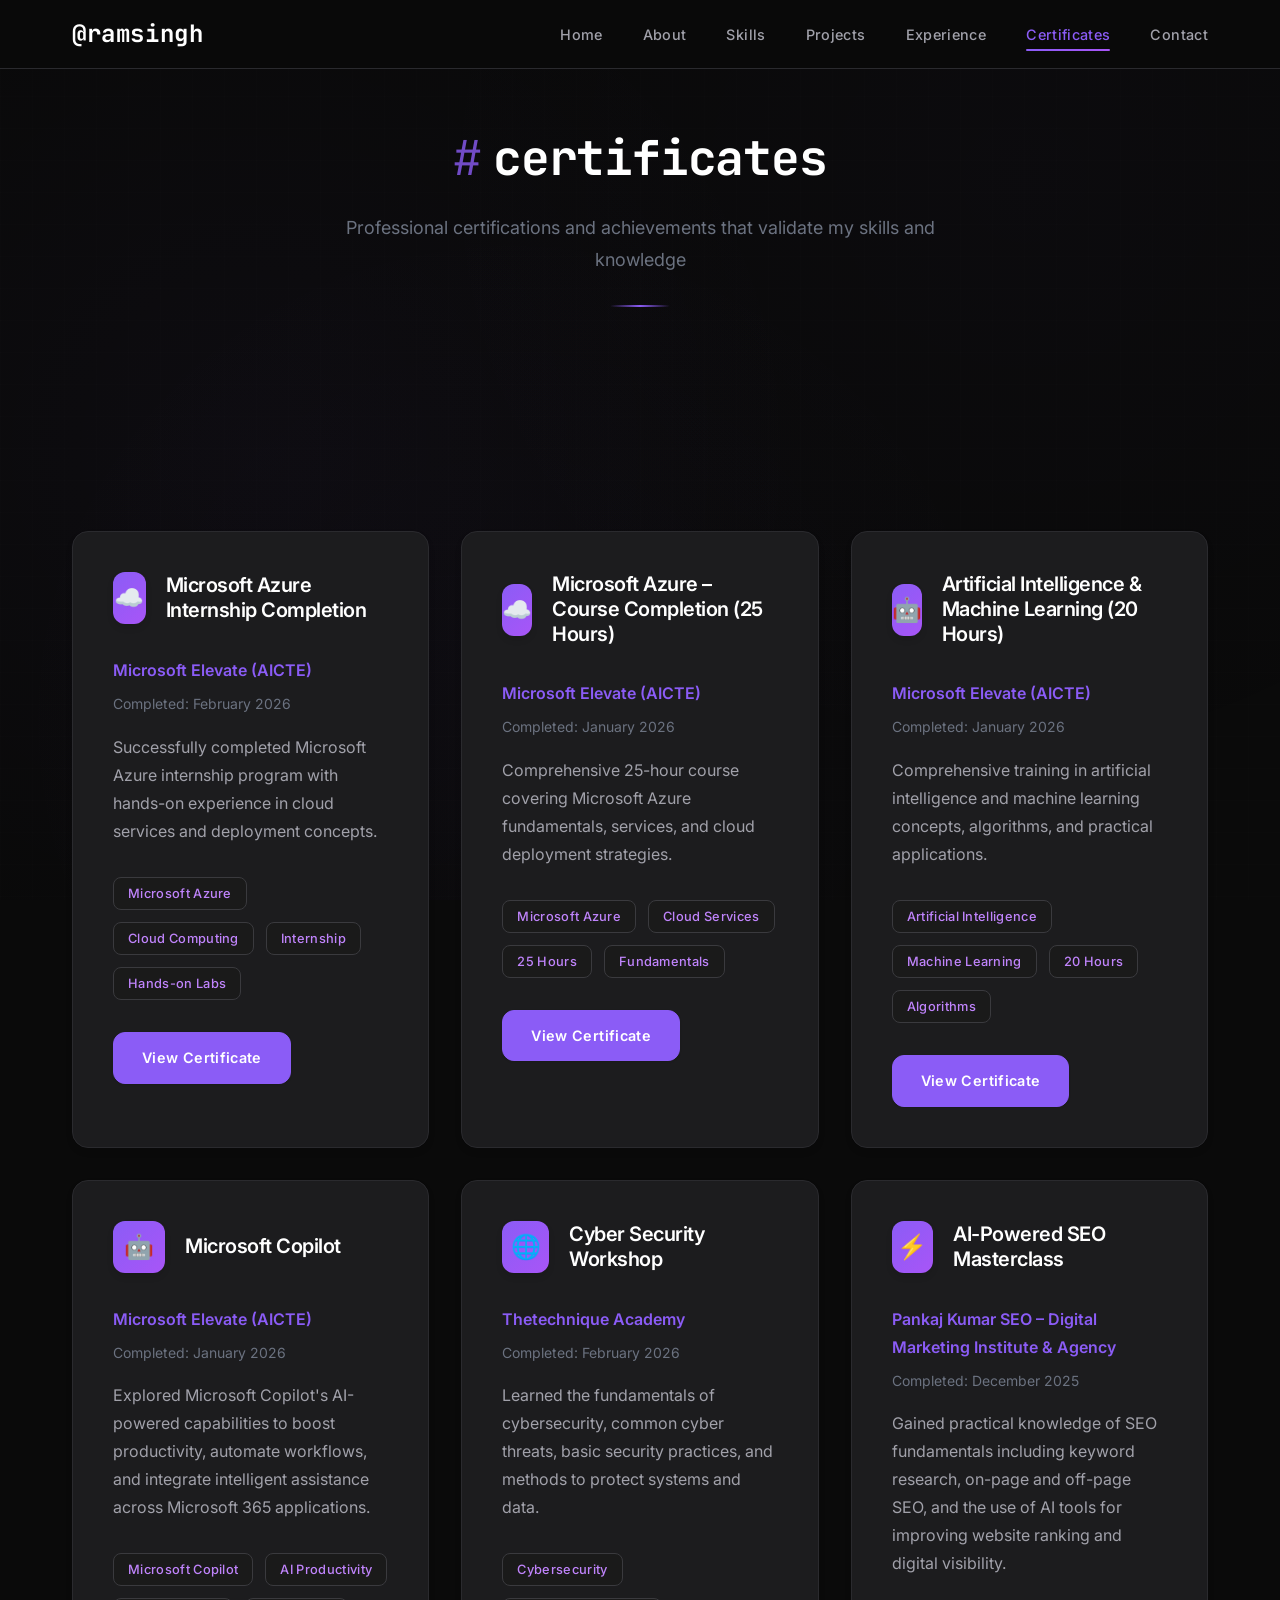
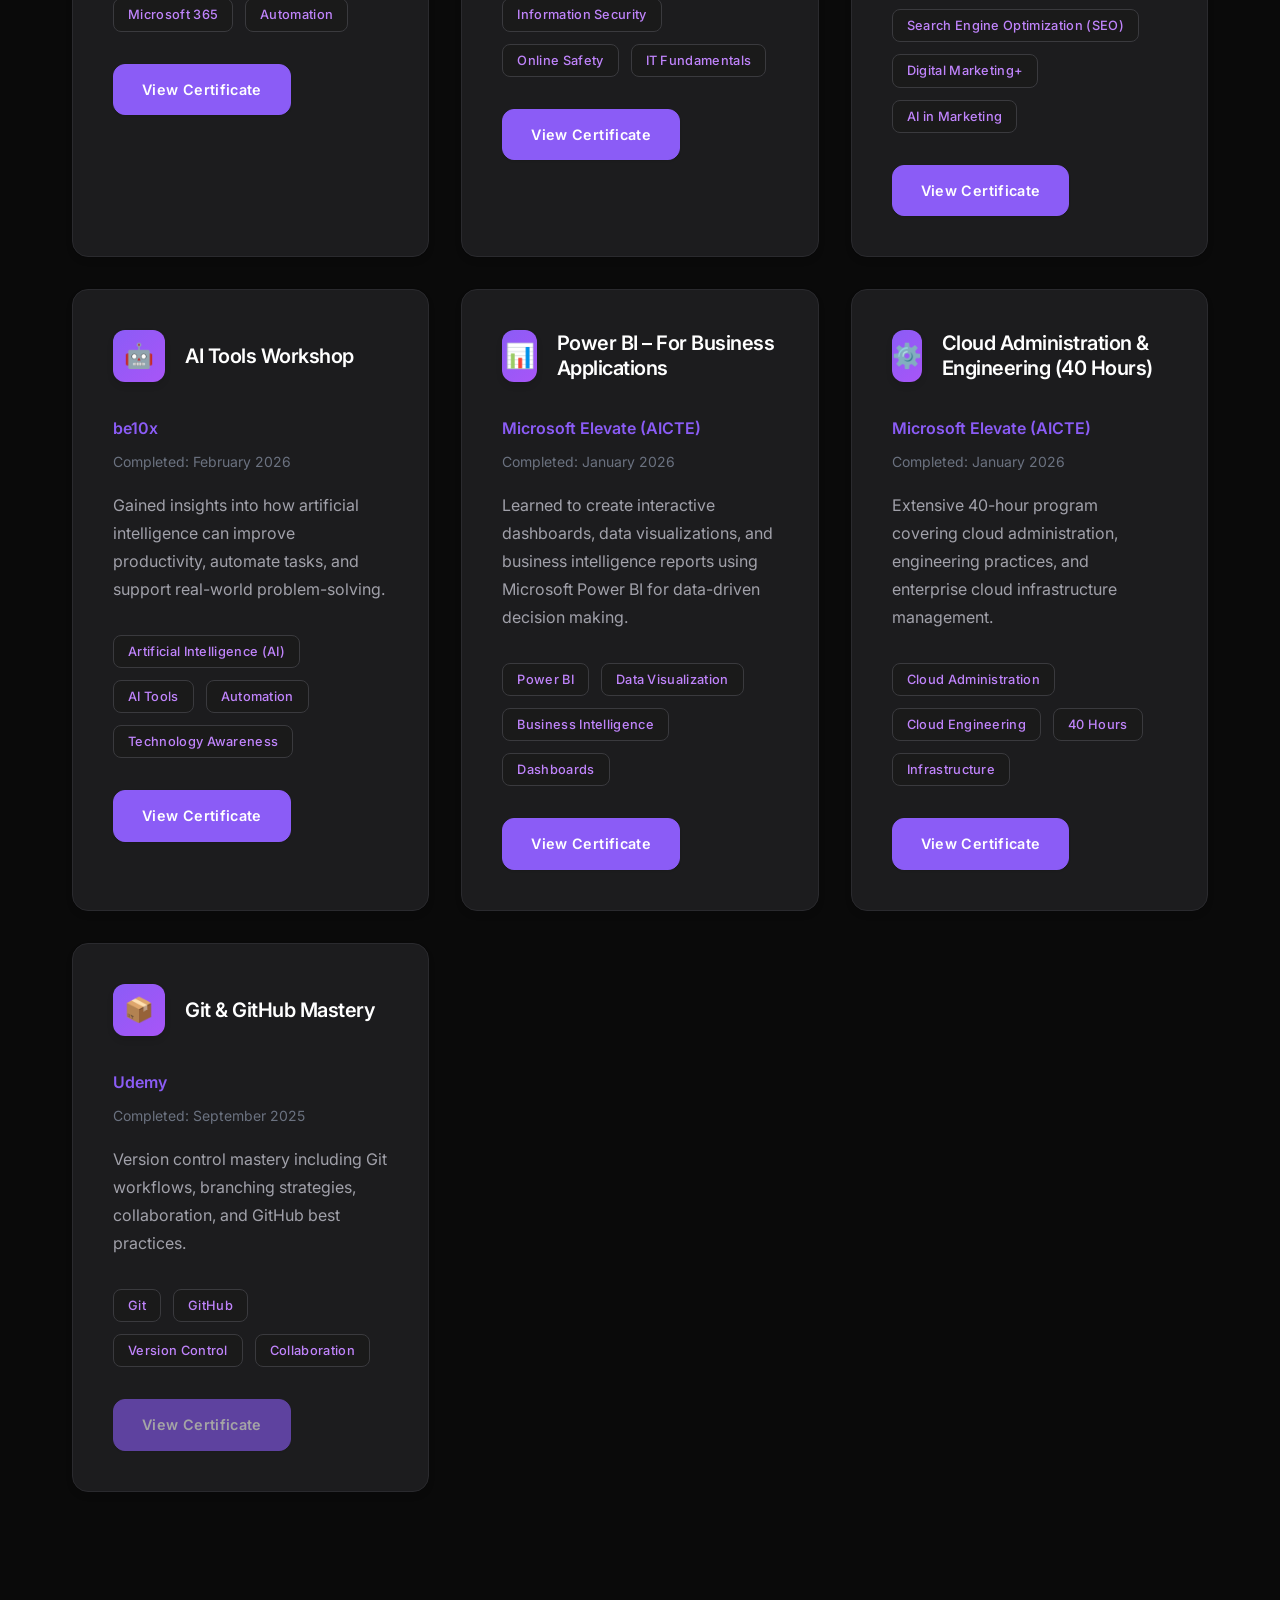
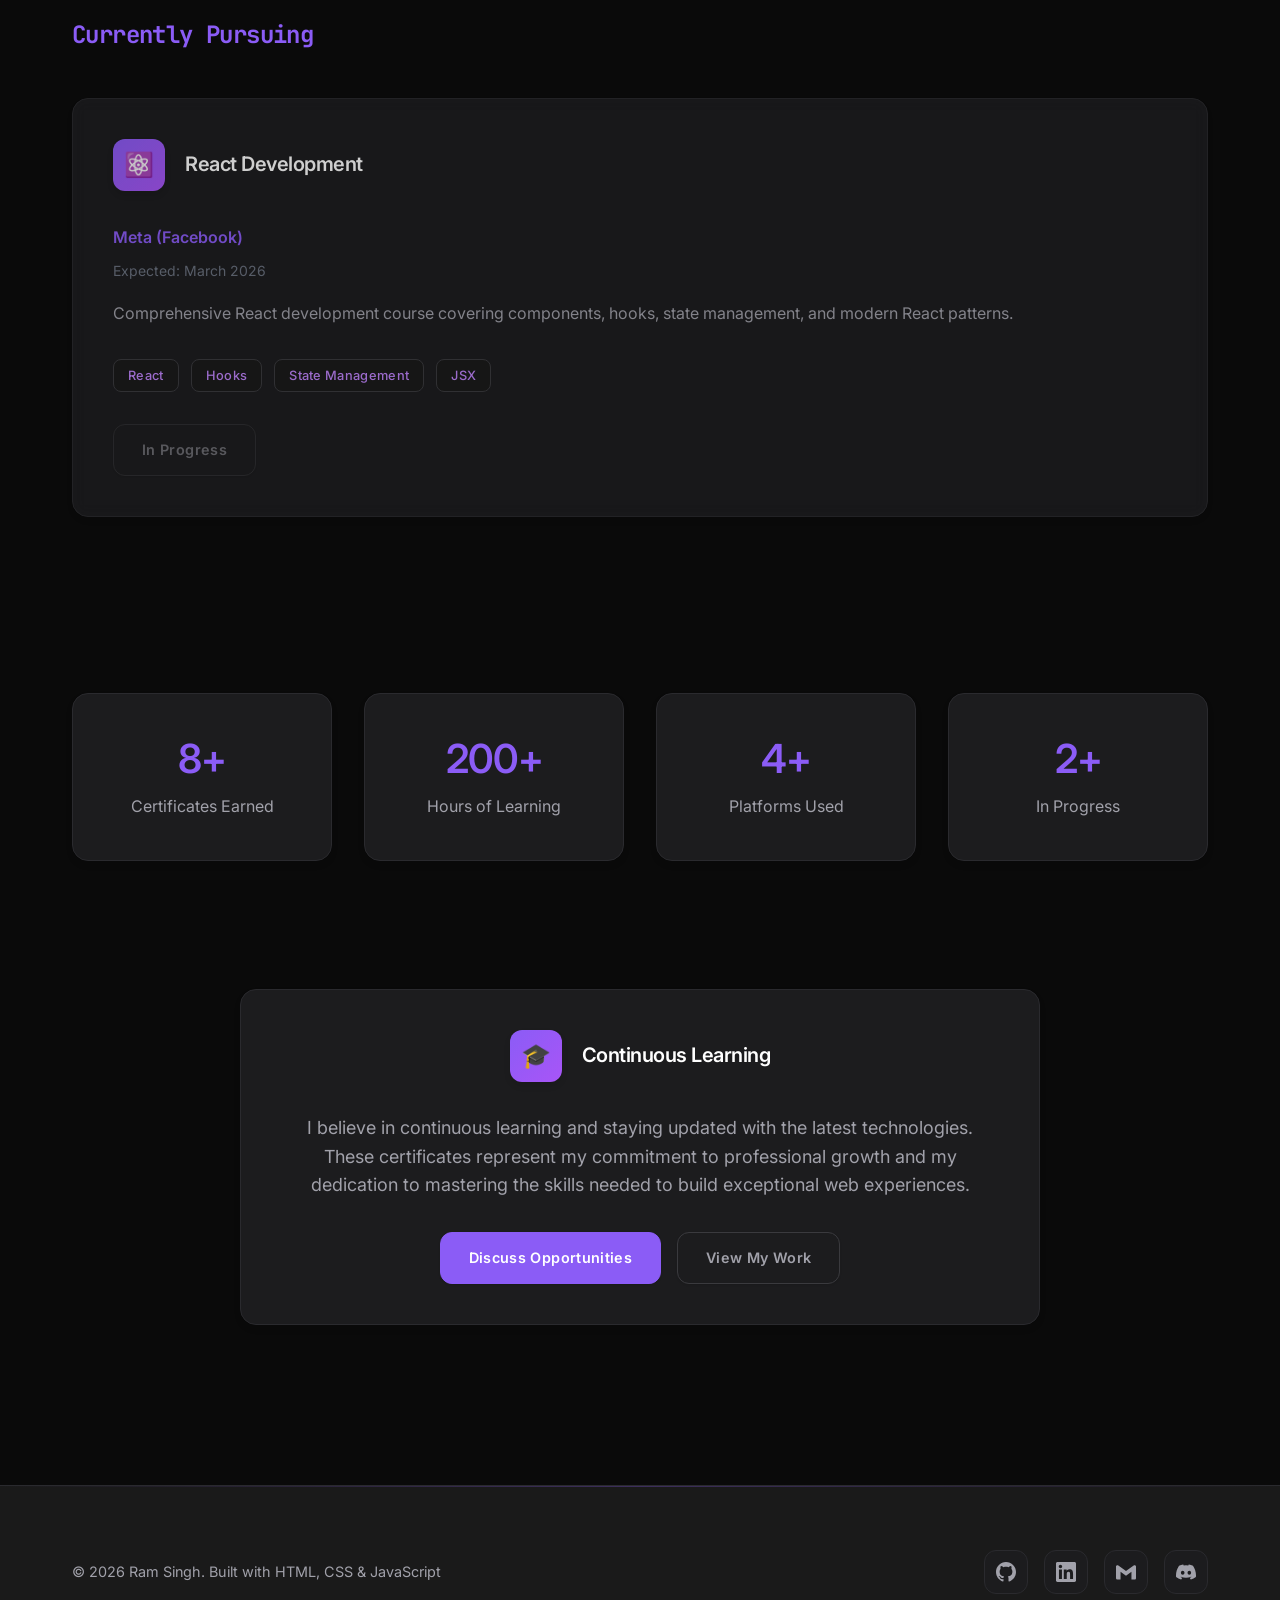
<file: certificates/index.html>
<!DOCTYPE html>
<html lang="en">
<head>
    <meta charset="UTF-8">
    <meta name="viewport" content="width=device-width, initial-scale=1.0">
    <meta name="description" content="Ram Singh's Certificates - Microsoft Azure, AI/ML, Cloud Administration, Power BI, Cybersecurity, and more from AICTE, Microsoft Elevate, and Udemy.">
    <meta name="keywords" content="Ram Singh, Certificates, Microsoft Azure, AI ML, Cloud Computing, AICTE, Web Development, Achievements">
    <meta name="author" content="Ram Singh">
    <meta name="robots" content="index, follow">
    
    <title>Certificates | Ram Singh Portfolio</title>

    <!-- Canonical URL -->
    <link rel="canonical" href="https://ramsingh.me/certificates/">

    <!-- Open Graph -->
    <meta property="og:title" content="Certificates | Ram Singh Portfolio">
    <meta property="og:description" content="Ram Singh's professional certifications in Microsoft Azure, AI/ML, Cloud Administration, Power BI, and Cybersecurity.">
    <meta property="og:type" content="website">
    <meta property="og:url" content="https://ramsingh.me/certificates/">
    <meta property="og:image" content="https://ramsingh.me/assets/images/Profile.jpg">
    <meta property="og:site_name" content="Ram Singh Portfolio">

    <!-- Twitter Card -->
    <meta name="twitter:card" content="summary_large_image">
    <meta name="twitter:title" content="Certificates | Ram Singh Portfolio">
    <meta name="twitter:description" content="Ram Singh's professional certifications in Microsoft Azure, AI/ML, Cloud Administration, Power BI, and Cybersecurity.">
    <meta name="twitter:image" content="https://ramsingh.me/assets/images/Profile.jpg">
    
    <!-- Favicon -->
    <link rel="icon" type="image/svg+xml" href="../favicon.svg">
    
    <!-- Fonts -->
    <link rel="preconnect" href="https://fonts.googleapis.com">
    <link rel="preconnect" href="https://fonts.gstatic.com" crossorigin>
    <link href="https://fonts.googleapis.com/css2?family=Inter:wght@300;400;500;600;700;800&family=JetBrains+Mono:wght@400;500;600&display=swap" rel="stylesheet">
    
    <!-- Styles -->
    <link rel="stylesheet" href="../css/style.css">
</head>
<body>
    <!-- Skip to main content for accessibility -->
    <a href="#main-content" class="skip-link">Skip to main content</a>

    <!-- Navigation -->
    <header class="navbar">
        <div class="nav-container">
            <a href="../" class="nav-logo">@ramsingh</a>
            <nav aria-label="Main navigation">
                <ul class="nav-links">
                    <li><a href="../">Home</a></li>
                    <li><a href="../about/">About</a></li>
                    <li><a href="../skills/">Skills</a></li>
                    <li><a href="../projects/">Projects</a></li>
                    <li><a href="../experience/">Experience</a></li>
                    <li><a href="./" class="active" aria-current="page">Certificates</a></li>
                    <li><a href="../contact/">Contact</a></li>
                </ul>
            </nav>
            <button class="mobile-menu-btn" aria-label="Toggle mobile menu" aria-expanded="false">☰</button>
        </div>
    </header>

    <!-- Mobile Menu -->
    <nav class="mobile-menu" aria-label="Mobile navigation">
        <a href="../">Home</a>
        <a href="../about/">About</a>
        <a href="../skills/">Skills</a>
        <a href="../projects/">Projects</a>
        <a href="../experience/">Experience</a>
        <a href="./">Certificates</a>
        <a href="../contact/">Contact</a>
    </nav>

    <!-- Certificates Header -->
    <main id="main-content">
    <section class="section-padding" style="padding-top: 8rem;">
        <div class="container">
            <div class="section-header">
                <h2 class="section-title">certificates</h2>
                <p class="section-subtitle">Professional certifications and achievements that validate my skills and knowledge</p>
            </div>
        </div>
    </section>

    <!-- Certificates Grid -->
    <section class="section-padding">
        <div class="container">
            <div class="cards-grid">
                <!-- Microsoft Azure Internship Certificate -->
                <article class="card glow-border reveal">
                    <div class="card-header">
                        <div class="card-icon">☁️</div>
                        <h3 class="card-title">Microsoft Azure Internship Completion</h3>
                    </div>
                    <div style="margin-bottom: 1rem;">
                        <p style="color: var(--accent-primary); font-weight: 600; margin-bottom: 0.5rem;">Microsoft Elevate (AICTE)</p>
                        <p style="color: var(--text-muted); font-size: 0.875rem;">Completed: February 2026</p>
                    </div>
                    <p class="card-description">Successfully completed Microsoft Azure internship program with hands-on experience in cloud services and deployment concepts.</p>
                    <div class="card-tech">
                        <span class="tech-tag">Microsoft Azure</span>
                        <span class="tech-tag">Cloud Computing</span>
                        <span class="tech-tag">Internship</span>
                        <span class="tech-tag">Hands-on Labs</span>
                    </div>
                    <div class="card-actions">
                        <a href="https://drive.google.com/file/d/1-wA5HD_6ghKBzXUp-uJe_eCZW6SKw5dk/view?usp=drive_link" class="btn btn-primary" target="_blank" rel="noopener noreferrer">View Certificate</a>
                    </div>
                </article>

                <!-- Microsoft Azure Course Certificate -->
                <article class="card glow-border reveal">
                    <div class="card-header">
                        <div class="card-icon">☁️</div>
                        <h3 class="card-title">Microsoft Azure – Course Completion (25 Hours)</h3>
                    </div>
                    <div style="margin-bottom: 1rem;">
                        <p style="color: var(--accent-primary); font-weight: 600; margin-bottom: 0.5rem;">Microsoft Elevate (AICTE)</p>
                        <p style="color: var(--text-muted); font-size: 0.875rem;">Completed: January 2026</p>
                    </div>
                    <p class="card-description">Comprehensive 25-hour course covering Microsoft Azure fundamentals, services, and cloud deployment strategies.</p>
                    <div class="card-tech">
                        <span class="tech-tag">Microsoft Azure</span>
                        <span class="tech-tag">Cloud Services</span>
                        <span class="tech-tag">25 Hours</span>
                        <span class="tech-tag">Fundamentals</span>
                    </div>
                    <div class="card-actions">
                        <a href="https://drive.google.com/file/d/1_8-TxeHxiz1Rv_0WltT0DV2_j7tb5UNX/view?usp=drive_link" class="btn btn-primary" target="_blank" rel="noopener noreferrer">View Certificate</a>
                    </div>
                </article>

                <!-- AI & ML Certificate -->
                <article class="card glow-border reveal">
                    <div class="card-header">
                        <div class="card-icon">🤖</div>
                        <h3 class="card-title">Artificial Intelligence & Machine Learning (20 Hours)</h3>
                    </div>
                    <div style="margin-bottom: 1rem;">
                        <p style="color: var(--accent-primary); font-weight: 600; margin-bottom: 0.5rem;">Microsoft Elevate (AICTE)</p>
                        <p style="color: var(--text-muted); font-size: 0.875rem;">Completed: January 2026</p>
                    </div>
                    <p class="card-description">Comprehensive training in artificial intelligence and machine learning concepts, algorithms, and practical applications.</p>
                    <div class="card-tech">
                        <span class="tech-tag">Artificial Intelligence</span>
                        <span class="tech-tag">Machine Learning</span>
                        <span class="tech-tag">20 Hours</span>
                        <span class="tech-tag">Algorithms</span>
                    </div>
                    <div class="card-actions">
                        <a href="https://drive.google.com/file/d/19KEqrLzh8Cje7k1VTukETJUZMHH7qcME/view?usp=drive_link" class="btn btn-primary" target="_blank" rel="noopener noreferrer">View Certificate</a>
                    </div>
                </article>

                <!-- Microsoft Copilot Certificate -->
                <article class="card glow-border reveal">
                    <div class="card-header">
                        <div class="card-icon">🤖</div>
                        <h3 class="card-title">Microsoft Copilot</h3>
                    </div>
                    <div style="margin-bottom: 1rem;">
                        <p style="color: var(--accent-primary); font-weight: 600; margin-bottom: 0.5rem;">Microsoft Elevate (AICTE)</p>
                        <p style="color: var(--text-muted); font-size: 0.875rem;">Completed: January 2026</p>
                    </div>
                    <p class="card-description">Explored Microsoft Copilot's AI-powered capabilities to boost productivity, automate workflows, and integrate intelligent assistance across Microsoft 365 applications.</p>
                    <div class="card-tech">
                        <span class="tech-tag">Microsoft Copilot</span>
                        <span class="tech-tag">AI Productivity</span>
                        <span class="tech-tag">Microsoft 365</span>
                        <span class="tech-tag">Automation</span>
                    </div>
                    <div class="card-actions">
                        <a href="https://drive.google.com/file/d/12mR2zKaHs-0sJ51eZ8-Jj1CLxwtEEelw/view?usp=sharing" class="btn btn-primary" target="_blank" rel="noopener noreferrer">View Certificate</a>
                    </div>
                </article>

                <!-- Cyber Security Workshop Certificate -->
                <article class="card glow-border reveal">
                    <div class="card-header">
                        <div class="card-icon">🌐</div>
                        <h3 class="card-title">Cyber Security Workshop</h3>
                    </div>
                    <div style="margin-bottom: 1rem;">
                        <p style="color: var(--accent-primary); font-weight: 600; margin-bottom: 0.5rem;">Thetechnique Academy</p>
                        <p style="color: var(--text-muted); font-size: 0.875rem;">Completed: February 2026</p>
                    </div>
                    <p class="card-description">Learned the fundamentals of cybersecurity, common cyber threats, basic security practices, and methods to protect systems and data.</p>
                    <div class="card-tech">
                        <span class="tech-tag">Cybersecurity</span>
                        <span class="tech-tag">Information Security</span>
                        <span class="tech-tag">Online Safety</span>
                        <span class="tech-tag">IT Fundamentals</span>
                    </div>
                    <div class="card-actions">
                        <a href="https://drive.google.com/file/d/1RX-MUTAeG6HqqGs9OyvM2VwTbWZPvwgG/view?usp=drive_link" class="btn btn-primary" target="_blank" rel="noopener noreferrer">View Certificate</a>
                    </div>
                </article>

                <!-- AI-Powered SEO Masterclass Certificate -->
                <article class="card glow-border reveal">
                    <div class="card-header">
                        <div class="card-icon">⚡</div>
                        <h3 class="card-title">AI-Powered SEO Masterclass</h3>
                    </div>
                    <div style="margin-bottom: 1rem;">
                        <p style="color: var(--accent-primary); font-weight: 600; margin-bottom: 0.5rem;">Pankaj Kumar SEO – Digital Marketing Institute & Agency</p>
                        <p style="color: var(--text-muted); font-size: 0.875rem;">Completed: December 2025</p>
                    </div>
                    <p class="card-description">Gained practical knowledge of SEO fundamentals including keyword research, on-page and off-page SEO, and the use of AI tools for improving website ranking and digital visibility.</p>
                    <div class="card-tech">
                        <span class="tech-tag">Search Engine Optimization (SEO)</span>
                        <span class="tech-tag">Digital Marketing+</span>
                        <span class="tech-tag">AI in Marketing</span>
                    </div>
                    <div class="card-actions">
                        <a href="https://drive.google.com/file/d/1E2am8PTXRGRlftCjBMFt1FbFBbxypunb/view?usp=drive_link" class="btn btn-primary">View Certificate</a>
                    </div>
                </article>

                <!-- AI Tools Workshop Certificate -->
                <article class="card glow-border reveal">
                    <div class="card-header">
                        <div class="card-icon">🤖</div>
                        <h3 class="card-title">AI Tools Workshop</h3>
                    </div>
                    <div style="margin-bottom: 1rem;">
                        <p style="color: var(--accent-primary); font-weight: 600; margin-bottom: 0.5rem;">be10x</p>
                        <p style="color: var(--text-muted); font-size: 0.875rem;">Completed: February 2026</p>
                    </div>
                    <p class="card-description">Gained insights into how artificial intelligence can improve productivity, automate tasks, and support real-world problem-solving.</p>
                    <div class="card-tech">
                        <span class="tech-tag">Artificial Intelligence (AI)</span>
                        <span class="tech-tag">AI Tools</span>
                        <span class="tech-tag">Automation</span>
                        <span class="tech-tag">Technology Awareness</span>
                    </div>
                    <div class="card-actions">
                        <a href="https://drive.google.com/file/d/1KJ6mzTZqKnqmAp3fzZmhPdkjP5KGpD6U/view?usp=drive_link" class="btn btn-primary" target="_blank" rel="noopener noreferrer">View Certificate</a>
                    </div>
                </article>

                <!-- Power BI Certificate -->
                <article class="card glow-border reveal">
                    <div class="card-header">
                        <div class="card-icon">📊</div>
                        <h3 class="card-title">Power BI – For Business Applications</h3>
                    </div>
                    <div style="margin-bottom: 1rem;">
                        <p style="color: var(--accent-primary); font-weight: 600; margin-bottom: 0.5rem;">Microsoft Elevate (AICTE)</p>
                        <p style="color: var(--text-muted); font-size: 0.875rem;">Completed: January 2026</p>
                    </div>
                    <p class="card-description">Learned to create interactive dashboards, data visualizations, and business intelligence reports using Microsoft Power BI for data-driven decision making.</p>
                    <div class="card-tech">
                        <span class="tech-tag">Power BI</span>
                        <span class="tech-tag">Data Visualization</span>
                        <span class="tech-tag">Business Intelligence</span>
                        <span class="tech-tag">Dashboards</span>
                    </div>
                    <div class="card-actions">
                        <a href="https://drive.google.com/file/d/1ufFLcqrMuZacKSlwwRl42RQN6f7fNpC-/view?usp=sharing" class="btn btn-primary" target="_blank" rel="noopener noreferrer">View Certificate</a>
                    </div>
                </article>

                <!-- Cloud Administration Certificate -->
                <article class="card glow-border reveal">
                    <div class="card-header">
                        <div class="card-icon">⚙️</div>
                        <h3 class="card-title">Cloud Administration & Engineering (40 Hours)</h3>
                    </div>
                    <div style="margin-bottom: 1rem;">
                        <p style="color: var(--accent-primary); font-weight: 600; margin-bottom: 0.5rem;">Microsoft Elevate (AICTE)</p>
                        <p style="color: var(--text-muted); font-size: 0.875rem;">Completed: January 2026</p>
                    </div>
                    <p class="card-description">Extensive 40-hour program covering cloud administration, engineering practices, and enterprise cloud infrastructure management.</p>
                    <div class="card-tech">
                        <span class="tech-tag">Cloud Administration</span>
                        <span class="tech-tag">Cloud Engineering</span>
                        <span class="tech-tag">40 Hours</span>
                        <span class="tech-tag">Infrastructure</span>
                    </div>
                    <div class="card-actions">
                        <a href="https://drive.google.com/file/d/1BYAZmjvBYjhXJX5FWJfMutAaTxHX-tMA/view?usp=drive_link" class="btn btn-primary" target="_blank" rel="noopener noreferrer">View Certificate</a>
                    </div>
                </article>

                <!-- Git & GitHub Certificate -->
                <article class="card glow-border reveal">
                    <div class="card-header">
                        <div class="card-icon">📦</div>
                        <h3 class="card-title">Git & GitHub Mastery</h3>
                    </div>
                    <div style="margin-bottom: 1rem;">
                        <p style="color: var(--accent-primary); font-weight: 600; margin-bottom: 0.5rem;">Udemy</p>
                        <p style="color: var(--text-muted); font-size: 0.875rem;">Completed: September 2025</p>
                    </div>
                    <p class="card-description">Version control mastery including Git workflows, branching strategies, collaboration, and GitHub best practices.</p>
                    <div class="card-tech">
                        <span class="tech-tag">Git</span>
                        <span class="tech-tag">GitHub</span>
                        <span class="tech-tag">Version Control</span>
                        <span class="tech-tag">Collaboration</span>
                    </div>
                    <div class="card-actions">
                        <a href="javascript:void(0)" class="btn btn-primary" style="opacity: 0.6; cursor: not-allowed;">View Certificate</a>
                    </div>
                </article>

            </div>
        </div>
    </section>

    <!-- Upcoming Certifications -->
    <section class="section-padding">
        <div class="container">
            <h2 style="font-size: 1.5rem; margin-bottom: 2rem; color: var(--accent-primary); font-family: var(--font-mono);">Currently Pursuing</h2>
            
            <div class="cards-grid">
                <!-- React Certificate -->
                <article class="card glow-border reveal" style="opacity: 0.8;">
                    <div class="card-header">
                        <div class="card-icon">⚛️</div>
                        <h3 class="card-title">React Development</h3>
                    </div>
                    <div style="margin-bottom: 1rem;">
                        <p style="color: var(--accent-primary); font-weight: 600; margin-bottom: 0.5rem;">Meta (Facebook)</p>
                        <p style="color: var(--text-muted); font-size: 0.875rem;">Expected: March 2026</p>
                    </div>
                    <p class="card-description">Comprehensive React development course covering components, hooks, state management, and modern React patterns.</p>
                    <div class="card-tech">
                        <span class="tech-tag">React</span>
                        <span class="tech-tag">Hooks</span>
                        <span class="tech-tag">State Management</span>
                        <span class="tech-tag">JSX</span>
                    </div>
                    <div class="card-actions">
                        <a href="javascript:void(0)" class="btn btn-secondary" style="opacity: 0.6; cursor: not-allowed;">In Progress</a>
                    </div>
                </article>

            </div>
        </div>
    </section>

    <!-- Certificate Stats -->
    <section class="section-padding">
        <div class="container">
            <div class="cards-grid" style="grid-template-columns: repeat(auto-fit, minmax(200px, 1fr));">
                <div class="card glow-border reveal" style="text-align: center;">
                    <h3 style="font-size: 2.5rem; color: var(--accent-primary); margin-bottom: 0.5rem;">8+</h3>
                    <p style="color: var(--text-secondary);">Certificates Earned</p>
                </div>
                <div class="card glow-border reveal" style="text-align: center;">
                    <h3 style="font-size: 2.5rem; color: var(--accent-primary); margin-bottom: 0.5rem;">200+</h3>
                    <p style="color: var(--text-secondary);">Hours of Learning</p>
                </div>
                <div class="card glow-border reveal" style="text-align: center;">
                    <h3 style="font-size: 2.5rem; color: var(--accent-primary); margin-bottom: 0.5rem;">4+</h3>
                    <p style="color: var(--text-secondary);">Platforms Used</p>
                </div>
                <div class="card glow-border reveal" style="text-align: center;">
                    <h3 style="font-size: 2.5rem; color: var(--accent-primary); margin-bottom: 0.5rem;">2+</h3>
                    <p style="color: var(--text-secondary);">In Progress</p>
                </div>
            </div>
        </div>
    </section>

    <!-- Learning Philosophy -->
    <section class="section-padding">
        <div class="container">
            <div class="card glow-border reveal" style="text-align: center; max-width: 800px; margin: 0 auto;">
                <div class="card-header" style="justify-content: center;">
                    <div class="card-icon">🎓</div>
                    <h2 class="card-title">Continuous Learning</h2>
                </div>
                <p style="color: var(--text-secondary); margin-bottom: 2rem; font-size: 1.125rem; line-height: 1.6;">
                    I believe in continuous learning and staying updated with the latest technologies. These certificates represent my commitment to professional growth and my dedication to mastering the skills needed to build exceptional web experiences.
                </p>
                <div style="display: flex; gap: 1rem; justify-content: center; flex-wrap: wrap;">
                    <a href="../contact/" class="btn btn-primary">Discuss Opportunities</a>
                    <a href="../projects/" class="btn btn-secondary">View My Work</a>
                </div>
            </div>
        </div>
    </section>

    </main>

    <!-- Footer -->
    <footer class="footer">
        <div class="container">
            <div class="footer-content">
                <div class="footer-text">
                    <p>&copy; 2026 Ram Singh. Built with HTML, CSS & JavaScript</p>
                </div>
                <div class="social-links">
                    <a href="https://github.com/Ramsingh4656" class="social-link" target="_blank" rel="noopener noreferrer" aria-label="GitHub">
                        <svg width="20" height="20" viewBox="0 0 24 24" fill="currentColor">
                            <path d="M12 0c-6.626 0-12 5.373-12 12 0 5.302 3.438 9.8 8.207 11.387.599.111.793-.261.793-.577v-2.234c-3.338.726-4.033-1.416-4.033-1.416-.546-1.387-1.333-1.756-1.333-1.756-1.089-.745.083-.729.083-.729 1.205.084 1.839 1.237 1.839 1.237 1.07 1.834 2.807 1.304 3.492.997.107-.775.418-1.305.762-1.604-2.665-.305-5.467-1.334-5.467-5.931 0-1.311.469-2.381 1.236-3.221-.124-.303-.535-1.524.117-3.176 0 0 1.008-.322 3.301 1.23.957-.266 1.983-.399 3.003-.404 1.02.005 2.047.138 3.006.404 2.291-1.552 3.297-1.23 3.297-1.23.653 1.653.242 2.874.118 3.176.77.84 1.235 1.911 1.235 3.221 0 4.609-2.807 5.624-5.479 5.921.43.372.823 1.102.823 2.222v3.293c0 .319.192.694.801.576 4.765-1.589 8.199-6.086 8.199-11.386 0-6.627-5.373-12-12-12z"/>
                        </svg>
                    </a>
                    <a href="https://linkedin.com/in/ram-singh4656" class="social-link" target="_blank" rel="noopener noreferrer" aria-label="LinkedIn">
                        <svg width="20" height="20" viewBox="0 0 24 24" fill="currentColor">
                            <path d="M20.447 20.452h-3.554v-5.569c0-1.328-.027-3.037-1.852-3.037-1.853 0-2.136 1.445-2.136 2.939v5.667H9.351V9h3.414v1.561h.046c.477-.9 1.637-1.85 3.37-1.85 3.601 0 4.267 2.37 4.267 5.455v6.286zM5.337 7.433c-1.144 0-2.063-.926-2.063-2.065 0-1.138.92-2.063 2.063-2.063 1.14 0 2.064.925 2.064 2.063 0 1.139-.925 2.065-2.064 2.065zm1.782 13.019H3.555V9h3.564v11.452zM22.225 0H1.771C.792 0 0 .774 0 1.729v20.542C0 23.227.792 24 1.771 24h20.451C23.2 24 24 23.227 24 22.271V1.729C24 .774 23.2 0 22.222 0h.003z"/>
                        </svg>
                    </a>
                    <a href="mailto:ram01singh4656@gmail.com" class="social-link" aria-label="Email">
                        <svg width="20" height="20" viewBox="0 0 24 24" fill="currentColor">
                            <path d="M24 5.457v13.909c0 .904-.732 1.636-1.636 1.636h-3.819V11.73L12 16.64l-6.545-4.91v9.273H1.636A1.636 1.636 0 0 1 0 19.366V5.457c0-.904.732-1.636 1.636-1.636h.749L12 10.724l9.615-6.903h.749c.904 0 1.636.732 1.636 1.636z"/>
                        </svg>
                    </a>
                    <a href="https://discord.com/users/874953017227628554" class="social-link" target="_blank" rel="noopener noreferrer" aria-label="Discord">
                        <svg width="20" height="20" viewBox="0 0 24 24" fill="currentColor">
                            <path d="M20.317 4.37a19.791 19.791 0 0 0-4.885-1.515.074.074 0 0 0-.079.037c-.21.375-.444.864-.608 1.25a18.27 18.27 0 0 0-5.487 0 12.64 12.64 0 0 0-.617-1.25.077.077 0 0 0-.079-.037A19.736 19.736 0 0 0 3.677 4.37a.07.07 0 0 0-.032.027C.533 9.046-.32 13.58.099 18.057a.082.082 0 0 0 .031.057 19.9 19.9 0 0 0 5.993 3.03.078.078 0 0 0 .084-.028c.462-.63.874-1.295 1.226-1.994a.076.076 0 0 0-.041-.106 13.107 13.107 0 0 1-1.872-.892.077.077 0 0 1-.008-.128 10.2 10.2 0 0 0 .372-.292.074.074 0 0 1 .077-.01c3.928 1.793 8.18 1.793 12.062 0a.074.074 0 0 1 .078.01c.12.098.246.198.373.292a.077.077 0 0 1-.006.127 12.299 12.299 0 0 1-1.873.892.077.077 0 0 0-.041.107c.36.698.772 1.362 1.225 1.993a.076.076 0 0 0 .084.028 19.839 19.839 0 0 0 6.002-3.03.077.077 0 0 0 .032-.054c.5-5.177-.838-9.674-3.549-13.66a.061.061 0 0 0-.031-.03zM8.02 15.33c-1.183 0-2.157-1.085-2.157-2.419 0-1.333.956-2.419 2.157-2.419 1.21 0 2.176 1.096 2.157 2.42 0 1.333-.956 2.418-2.157 2.418zm7.975 0c-1.183 0-2.157-1.085-2.157-2.419 0-1.333.955-2.419 2.157-2.419 1.21 0 2.176 1.096 2.157 2.42 0 1.333-.946 2.418-2.157 2.418z"/>
                        </svg>
                    </a>
                </div>
            </div>
        </div>
    </footer>

    <!-- Scripts -->
    <script src="../js/script.js"></script>
</body>
</html>
</file>
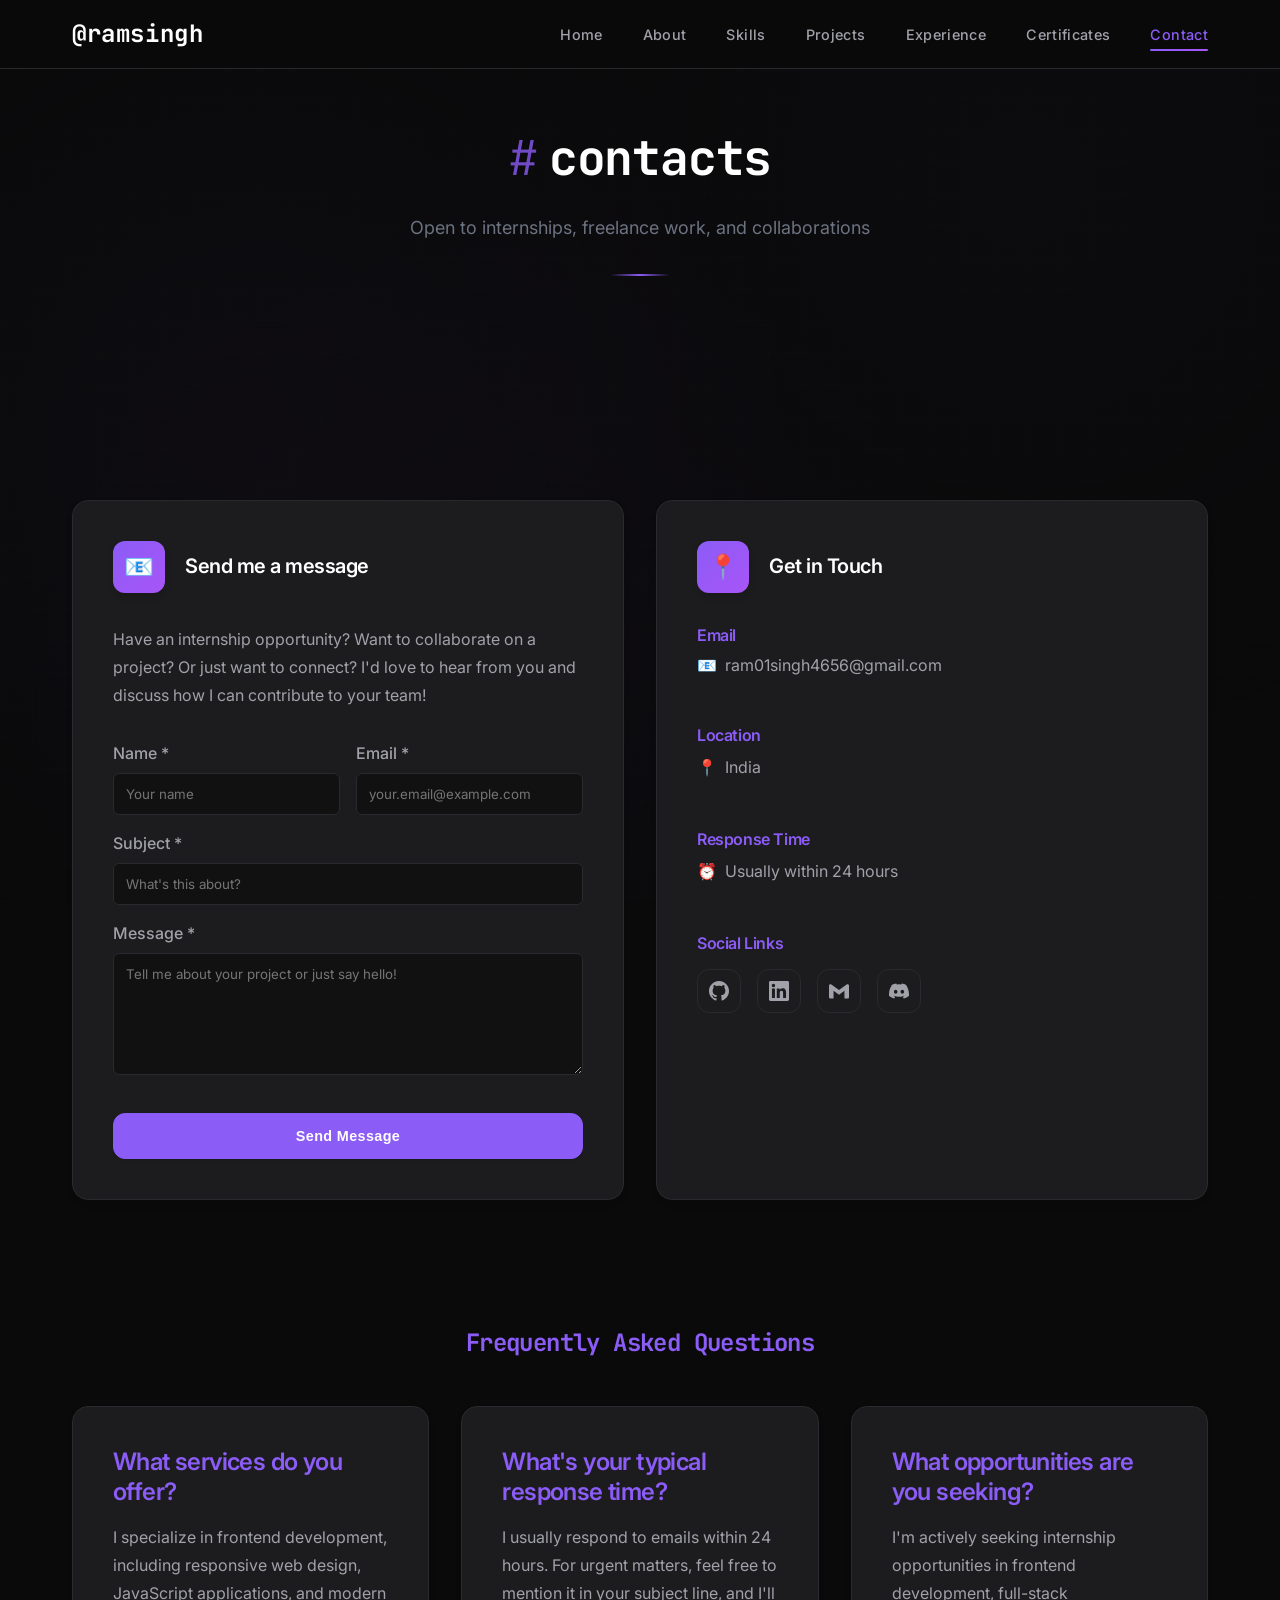
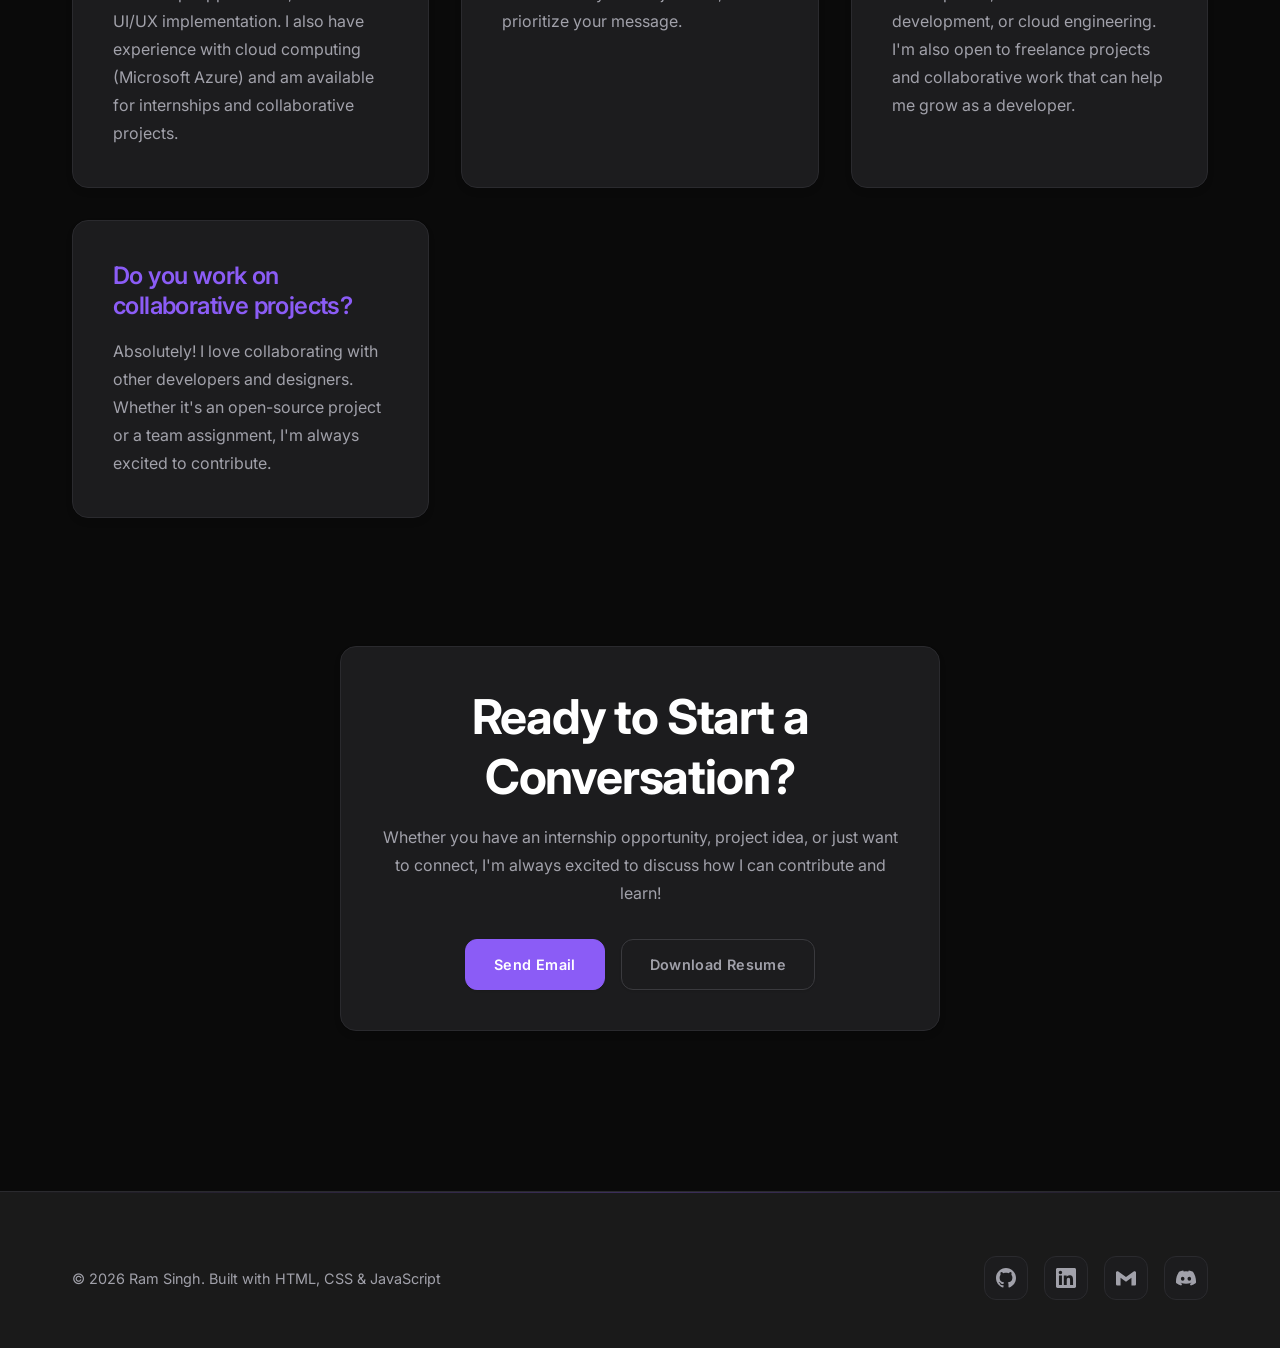
<file: contact/index.html>
<!DOCTYPE html>
<html lang="en">
<head>
    <meta charset="UTF-8">
    <meta name="viewport" content="width=device-width, initial-scale=1.0">
    <meta name="description" content="Contact Ram Singh - Frontend Developer available for internships, freelance projects, and collaborations. Reach out via email or social media.">
    <meta name="keywords" content="Ram Singh, Contact, Frontend Developer, Collaboration, Internship, Hire">
    <meta name="author" content="Ram Singh">
    <meta name="robots" content="index, follow">
    
    <title>Contact | Ram Singh Portfolio</title>

    <!-- Canonical URL -->
    <link rel="canonical" href="https://ramsingh.me/contact/">

    <!-- Open Graph -->
    <meta property="og:title" content="Contact | Ram Singh Portfolio">
    <meta property="og:description" content="Get in touch with Ram Singh for internship opportunities, freelance projects, or collaborations.">
    <meta property="og:type" content="website">
    <meta property="og:url" content="https://ramsingh.me/contact/">
    <meta property="og:image" content="https://ramsingh.me/assets/images/Profile.jpg">
    <meta property="og:site_name" content="Ram Singh Portfolio">

    <!-- Twitter Card -->
    <meta name="twitter:card" content="summary_large_image">
    <meta name="twitter:title" content="Contact | Ram Singh Portfolio">
    <meta name="twitter:description" content="Get in touch with Ram Singh for internship opportunities, freelance projects, or collaborations.">
    <meta name="twitter:image" content="https://ramsingh.me/assets/images/Profile.jpg">
    
    <!-- Favicon -->
    <link rel="icon" type="image/svg+xml" href="../favicon.svg">
    
    <!-- Fonts -->
    <link rel="preconnect" href="https://fonts.googleapis.com">
    <link rel="preconnect" href="https://fonts.gstatic.com" crossorigin>
    <link href="https://fonts.googleapis.com/css2?family=Inter:wght@300;400;500;600;700;800&family=JetBrains+Mono:wght@400;500;600&display=swap" rel="stylesheet">
    
    <!-- Styles -->
    <link rel="stylesheet" href="../css/style.css">
</head>
<body>
    <!-- Skip to main content for accessibility -->
    <a href="#main-content" class="skip-link">Skip to main content</a>

    <!-- Navigation -->
    <header class="navbar">
        <div class="nav-container">
            <a href="../" class="nav-logo">@ramsingh</a>
            <nav aria-label="Main navigation">
                <ul class="nav-links">
                    <li><a href="../">Home</a></li>
                    <li><a href="../about/">About</a></li>
                    <li><a href="../skills/">Skills</a></li>
                    <li><a href="../projects/">Projects</a></li>
                    <li><a href="../experience/">Experience</a></li>
                    <li><a href="../certificates/">Certificates</a></li>
                    <li><a href="./" class="active" aria-current="page">Contact</a></li>
                </ul>
            </nav>
            <button class="mobile-menu-btn" aria-label="Toggle mobile menu" aria-expanded="false">☰</button>
        </div>
    </header>

    <!-- Mobile Menu -->
    <nav class="mobile-menu" aria-label="Mobile navigation">
        <a href="../">Home</a>
        <a href="../about/">About</a>
        <a href="../skills/">Skills</a>
        <a href="../projects/">Projects</a>
        <a href="../experience/">Experience</a>
        <a href="../certificates/">Certificates</a>
        <a href="./">Contact</a>
    </nav>

    <!-- Contact Header -->
    <main id="main-content">
    <section class="section-padding" style="padding-top: 8rem;">
        <div class="container">
            <div class="section-header">
                <h2 class="section-title">contacts</h2>
                <p class="section-subtitle">Open to internships, freelance work, and collaborations</p>
            </div>
        </div>
    </section>

    <!-- Contact Content -->
    <section class="section-padding">
        <div class="container">
            <div class="cards-grid">
                <!-- Contact Form -->
                <article class="card glow-border reveal contact-form-card">
                    <div class="card-header">
                        <div class="card-icon">📧</div>
                        <h2 class="card-title">Send me a message</h2>
                    </div>
                    <p class="card-description">Have an internship opportunity? Want to collaborate on a project? Or just want to connect? I'd love to hear from you and discuss how I can contribute to your team!</p>
                    
                    <!-- Google Forms Integration: Hidden iframe to prevent page redirect -->
                    <iframe name="hidden_iframe" id="hidden_iframe" style="display:none;" onload="if(submitted) {handleFormSuccess()}"></iframe>
                    
                    <form id="contact-form" 
                          action="https://docs.google.com/forms/d/e/1FAIpQLSe_s3xZ4xdEq8VCuzdoRP5WJDPh4QQ8qdKD1BZRv9vGLsgazw/formResponse" 
                          method="POST" 
                          target="hidden_iframe"
                          style="margin-top: 2rem;" 
                          novalidate>
                        <div style="display: grid; grid-template-columns: 1fr 1fr; gap: 1rem; margin-bottom: 1rem;">
                            <div>
                                <label for="name" style="display: block; margin-bottom: 0.5rem; color: var(--text-secondary); font-weight: 500;">Name <span aria-label="required">*</span></label>
                                <input 
                                    type="text" 
                                    id="name" 
                                    name="entry.1399493821"
                                    required
                                    aria-describedby="name-error"
                                    style="width: 100%; padding: 0.75rem; background: var(--bg-secondary); border: 1px solid var(--border-primary); border-radius: 6px; color: var(--text-primary); font-family: inherit;"
                                    placeholder="Your name"
                                >
                                <div id="name-error" class="error-message" role="alert" aria-live="polite"></div>
                            </div>
                            <div>
                                <label for="email" style="display: block; margin-bottom: 0.5rem; color: var(--text-secondary); font-weight: 500;">Email <span aria-label="required">*</span></label>
                                <input 
                                    type="email" 
                                    id="email" 
                                    name="entry.1771241316"
                                    required
                                    aria-describedby="email-error"
                                    style="width: 100%; padding: 0.75rem; background: var(--bg-secondary); border: 1px solid var(--border-primary); border-radius: 6px; color: var(--text-primary); font-family: inherit;"
                                    placeholder="your.email@example.com"
                                >
                                <div id="email-error" class="error-message" role="alert" aria-live="polite"></div>
                            </div>
                        </div>
                        
                        <div style="margin-bottom: 1rem;">
                            <label for="subject" style="display: block; margin-bottom: 0.5rem; color: var(--text-secondary); font-weight: 500;">Subject <span aria-label="required">*</span></label>
                            <input 
                                type="text" 
                                id="subject" 
                                name="entry.1623577951"
                                required
                                aria-describedby="subject-error"
                                style="width: 100%; padding: 0.75rem; background: var(--bg-secondary); border: 1px solid var(--border-primary); border-radius: 6px; color: var(--text-primary); font-family: inherit;"
                                placeholder="What's this about?"
                            >
                            <div id="subject-error" class="error-message" role="alert" aria-live="polite"></div>
                        </div>
                        
                        <div style="margin-bottom: 2rem;">
                            <label for="message" style="display: block; margin-bottom: 0.5rem; color: var(--text-secondary); font-weight: 500;">Message <span aria-label="required">*</span></label>
                            <textarea 
                                id="message" 
                                name="entry.1903909675"
                                rows="6" 
                                required
                                aria-describedby="message-error"
                                style="width: 100%; padding: 0.75rem; background: var(--bg-secondary); border: 1px solid var(--border-primary); border-radius: 6px; color: var(--text-primary); font-family: inherit; resize: vertical;"
                                placeholder="Tell me about your project or just say hello!"
                            ></textarea>
                            <div id="message-error" class="error-message" role="alert" aria-live="polite"></div>
                        </div>
                        
                        <button type="submit" class="btn btn-primary" style="width: 100%;" aria-describedby="form-status">
                            Send Message
                        </button>
                        <div id="form-status" class="sr-only" role="status" aria-live="polite"></div>
                    </form>
                </article>

                <!-- Contact Info -->
                <article class="card glow-border reveal">
                    <div class="card-header">
                        <div class="card-icon">📍</div>
                        <h3 class="card-title">Get in Touch</h3>
                    </div>
                    <div style="display: flex; flex-direction: column; gap: 1.5rem;">
                        <div style="margin-bottom: 1.5rem;">
                            <h4 style="color: var(--accent-primary); margin-bottom: 0.5rem; font-weight: 600;">Email</h4>
                            <a href="mailto:ram01singh4656@gmail.com" style="color: var(--text-secondary); text-decoration: none; display: flex; align-items: center; gap: 0.5rem;">
                                <span>📧</span>
                                ram01singh4656@gmail.com
                            </a>
                        </div>
                        
                        <div style="margin-bottom: 1.5rem;">
                            <h4 style="color: var(--accent-primary); margin-bottom: 0.5rem; font-weight: 600;">Location</h4>
                            <p style="color: var(--text-secondary); display: flex; align-items: center; gap: 0.5rem;">
                                <span>📍</span>
                                India
                            </p>
                        </div>
                        
                        <div style="margin-bottom: 1.5rem;">
                            <h4 style="color: var(--accent-primary); margin-bottom: 0.5rem; font-weight: 600;">Response Time</h4>
                            <p style="color: var(--text-secondary); display: flex; align-items: center; gap: 0.5rem;">
                                <span>⏰</span>
                                Usually within 24 hours
                            </p>
                        </div>
                        
                        <div>
                            <h4 style="color: var(--accent-primary); margin-bottom: 1rem; font-weight: 600;">Social Links</h4>
                            <div class="social-links" style="justify-content: flex-start;">
                                <a href="https://github.com/Ramsingh4656" class="social-link" target="_blank" rel="noopener noreferrer" aria-label="GitHub">
                                    <svg width="20" height="20" viewBox="0 0 24 24" fill="currentColor">
                                        <path d="M12 0c-6.626 0-12 5.373-12 12 0 5.302 3.438 9.8 8.207 11.387.599.111.793-.261.793-.577v-2.234c-3.338.726-4.033-1.416-4.033-1.416-.546-1.387-1.333-1.756-1.333-1.756-1.089-.745.083-.729.083-.729 1.205.084 1.839 1.237 1.839 1.237 1.07 1.834 2.807 1.304 3.492.997.107-.775.418-1.305.762-1.604-2.665-.305-5.467-1.334-5.467-5.931 0-1.311.469-2.381 1.236-3.221-.124-.303-.535-1.524.117-3.176 0 0 1.008-.322 3.301 1.23.957-.266 1.983-.399 3.003-.404 1.02.005 2.047.138 3.006.404 2.291-1.552 3.297-1.23 3.297-1.23.653 1.653.242 2.874.118 3.176.77.84 1.235 1.911 1.235 3.221 0 4.609-2.807 5.624-5.479 5.921.43.372.823 1.102.823 2.222v3.293c0 .319.192.694.801.576 4.765-1.589 8.199-6.086 8.199-11.386 0-6.627-5.373-12-12-12z"/>
                                    </svg>
                                </a>
                                <a href="https://linkedin.com/in/ram-singh4656" class="social-link" target="_blank" rel="noopener noreferrer" aria-label="LinkedIn">
                                    <svg width="20" height="20" viewBox="0 0 24 24" fill="currentColor">
                                        <path d="M20.447 20.452h-3.554v-5.569c0-1.328-.027-3.037-1.852-3.037-1.853 0-2.136 1.445-2.136 2.939v5.667H9.351V9h3.414v1.561h.046c.477-.9 1.637-1.85 3.37-1.85 3.601 0 4.267 2.37 4.267 5.455v6.286zM5.337 7.433c-1.144 0-2.063-.926-2.063-2.065 0-1.138.92-2.063 2.063-2.063 1.14 0 2.064.925 2.064 2.063 0 1.139-.925 2.065-2.064 2.065zm1.782 13.019H3.555V9h3.564v11.452zM22.225 0H1.771C.792 0 0 .774 0 1.729v20.542C0 23.227.792 24 1.771 24h20.451C23.2 24 24 23.227 24 22.271V1.729C24 .774 23.2 0 22.222 0h.003z"/>
                                    </svg>
                                </a>
                                <a href="mailto:ram01singh4656@gmail.com" class="social-link" aria-label="Email">
                                    <svg width="20" height="20" viewBox="0 0 24 24" fill="currentColor">
                                        <path d="M24 5.457v13.909c0 .904-.732 1.636-1.636 1.636h-3.819V11.73L12 16.64l-6.545-4.91v9.273H1.636A1.636 1.636 0 0 1 0 19.366V5.457c0-.904.732-1.636 1.636-1.636h.749L12 10.724l9.615-6.903h.749c.904 0 1.636.732 1.636 1.636z"/>
                                    </svg>
                                </a>
                                <a href="https://discord.com/users/874953017227628554" class="social-link" target="_blank" rel="noopener noreferrer" aria-label="Discord">
                                    <svg width="20" height="20" viewBox="0 0 24 24" fill="currentColor">
                                        <path d="M20.317 4.37a19.791 19.791 0 0 0-4.885-1.515.074.074 0 0 0-.079.037c-.21.375-.444.864-.608 1.25a18.27 18.27 0 0 0-5.487 0 12.64 12.64 0 0 0-.617-1.25.077.077 0 0 0-.079-.037A19.736 19.736 0 0 0 3.677 4.37a.07.07 0 0 0-.032.027C.533 9.046-.32 13.58.099 18.057a.082.082 0 0 0 .031.057 19.9 19.9 0 0 0 5.993 3.03.078.078 0 0 0 .084-.028c.462-.63.874-1.295 1.226-1.994a.076.076 0 0 0-.041-.106 13.107 13.107 0 0 1-1.872-.892.077.077 0 0 1-.008-.128 10.2 10.2 0 0 0 .372-.292.074.074 0 0 1 .077-.01c3.928 1.793 8.18 1.793 12.062 0a.074.074 0 0 1 .078.01c.12.098.246.198.373.292a.077.077 0 0 1-.006.127 12.299 12.299 0 0 1-1.873.892.077.077 0 0 0-.041.107c.36.698.772 1.362 1.225 1.993a.076.076 0 0 0 .084.028 19.839 19.839 0 0 0 6.002-3.03.077.077 0 0 0 .032-.054c.5-5.177-.838-9.674-3.549-13.66a.061.061 0 0 0-.031-.03zM8.02 15.33c-1.183 0-2.157-1.085-2.157-2.419 0-1.333.956-2.419 2.157-2.419 1.21 0 2.176 1.096 2.157 2.42 0 1.333-.956 2.418-2.157 2.418zm7.975 0c-1.183 0-2.157-1.085-2.157-2.419 0-1.333.955-2.419 2.157-2.419 1.21 0 2.176 1.096 2.157 2.42 0 1.333-.946 2.418-2.157 2.418z"/>
                                    </svg>
                                </a>
                            </div>
                        </div>
                    </div>
                </article>
            </div>
        </div>
    </section>

    <!-- FAQ Section -->
    <section class="section-padding">
        <div class="container">
            <h2 style="font-size: 1.5rem; margin-bottom: 2rem; color: var(--accent-primary); font-family: var(--font-mono); text-align: center;">Frequently Asked Questions</h2>
            
            <div class="cards-grid">
                <article class="card glow-border reveal">
                    <h3 style="color: var(--accent-primary); margin-bottom: 1rem;">What services do you offer?</h3>
                    <p style="color: var(--text-secondary);">I specialize in frontend development, including responsive web design, JavaScript applications, and modern UI/UX implementation. I also have experience with cloud computing (Microsoft Azure) and am available for internships and collaborative projects.</p>
                </article>

                <article class="card glow-border reveal">
                    <h3 style="color: var(--accent-primary); margin-bottom: 1rem;">What's your typical response time?</h3>
                    <p style="color: var(--text-secondary);">I usually respond to emails within 24 hours. For urgent matters, feel free to mention it in your subject line, and I'll prioritize your message.</p>
                </article>

                <article class="card glow-border reveal">
                    <h3 style="color: var(--accent-primary); margin-bottom: 1rem;">What opportunities are you seeking?</h3>
                    <p style="color: var(--text-secondary);">I'm actively seeking internship opportunities in frontend development, full-stack development, or cloud engineering. I'm also open to freelance projects and collaborative work that can help me grow as a developer.</p>
                </article>

                <article class="card glow-border reveal">
                    <h3 style="color: var(--accent-primary); margin-bottom: 1rem;">Do you work on collaborative projects?</h3>
                    <p style="color: var(--text-secondary);">Absolutely! I love collaborating with other developers and designers. Whether it's an open-source project or a team assignment, I'm always excited to contribute.</p>
                </article>
            </div>
        </div>
    </section>

    <!-- Call to Action -->
    <section class="section-padding">
        <div class="container">
            <div class="card glow-border reveal" style="text-align: center; max-width: 600px; margin: 0 auto;">
                <h2 style="margin-bottom: 1rem;">Ready to Start a Conversation?</h2>
                <p style="color: var(--text-secondary); margin-bottom: 2rem;">Whether you have an internship opportunity, project idea, or just want to connect, I'm always excited to discuss how I can contribute and learn!</p>
                <div style="display: flex; gap: 1rem; justify-content: center; flex-wrap: wrap;">
                    <a href="mailto:ram01singh4656@gmail.com" class="btn btn-primary">Send Email</a>
                    <a href="../Ram-Singh-Resume.pdf" class="btn btn-secondary" target="_blank" rel="noopener noreferrer">Download Resume</a>
                </div>
            </div>
        </div>
    </section>

    </main>

    <!-- Footer -->
    <footer class="footer">
        <div class="container">
            <div class="footer-content">
                <div class="footer-text">
                    <p>&copy; 2026 Ram Singh. Built with HTML, CSS & JavaScript</p>
                </div>
                <div class="social-links">
                    <a href="https://github.com/Ramsingh4656" class="social-link" target="_blank" rel="noopener noreferrer" aria-label="GitHub">
                        <svg width="20" height="20" viewBox="0 0 24 24" fill="currentColor">
                            <path d="M12 0c-6.626 0-12 5.373-12 12 0 5.302 3.438 9.8 8.207 11.387.599.111.793-.261.793-.577v-2.234c-3.338.726-4.033-1.416-4.033-1.416-.546-1.387-1.333-1.756-1.333-1.756-1.089-.745.083-.729.083-.729 1.205.084 1.839 1.237 1.839 1.237 1.07 1.834 2.807 1.304 3.492.997.107-.775.418-1.305.762-1.604-2.665-.305-5.467-1.334-5.467-5.931 0-1.311.469-2.381 1.236-3.221-.124-.303-.535-1.524.117-3.176 0 0 1.008-.322 3.301 1.23.957-.266 1.983-.399 3.003-.404 1.02.005 2.047.138 3.006.404 2.291-1.552 3.297-1.23 3.297-1.23.653 1.653.242 2.874.118 3.176.77.84 1.235 1.911 1.235 3.221 0 4.609-2.807 5.624-5.479 5.921.43.372.823 1.102.823 2.222v3.293c0 .319.192.694.801.576 4.765-1.589 8.199-6.086 8.199-11.386 0-6.627-5.373-12-12-12z"/>
                        </svg>
                    </a>
                    <a href="https://linkedin.com/in/ram-singh4656" class="social-link" target="_blank" rel="noopener noreferrer" aria-label="LinkedIn">
                        <svg width="20" height="20" viewBox="0 0 24 24" fill="currentColor">
                            <path d="M20.447 20.452h-3.554v-5.569c0-1.328-.027-3.037-1.852-3.037-1.853 0-2.136 1.445-2.136 2.939v5.667H9.351V9h3.414v1.561h.046c.477-.9 1.637-1.85 3.37-1.85 3.601 0 4.267 2.37 4.267 5.455v6.286zM5.337 7.433c-1.144 0-2.063-.926-2.063-2.065 0-1.138.92-2.063 2.063-2.063 1.14 0 2.064.925 2.064 2.063 0 1.139-.925 2.065-2.064 2.065zm1.782 13.019H3.555V9h3.564v11.452zM22.225 0H1.771C.792 0 0 .774 0 1.729v20.542C0 23.227.792 24 1.771 24h20.451C23.2 24 24 23.227 24 22.271V1.729C24 .774 23.2 0 22.222 0h.003z"/>
                        </svg>
                    </a>
                    <a href="mailto:ram01singh4656@gmail.com" class="social-link" aria-label="Email">
                        <svg width="20" height="20" viewBox="0 0 24 24" fill="currentColor">
                            <path d="M24 5.457v13.909c0 .904-.732 1.636-1.636 1.636h-3.819V11.73L12 16.64l-6.545-4.91v9.273H1.636A1.636 1.636 0 0 1 0 19.366V5.457c0-.904.732-1.636 1.636-1.636h.749L12 10.724l9.615-6.903h.749c.904 0 1.636.732 1.636 1.636z"/>
                        </svg>
                    </a>
                    <a href="https://discord.com/users/874953017227628554" class="social-link" target="_blank" rel="noopener noreferrer" aria-label="Discord">
                        <svg width="20" height="20" viewBox="0 0 24 24" fill="currentColor">
                            <path d="M20.317 4.37a19.791 19.791 0 0 0-4.885-1.515.074.074 0 0 0-.079.037c-.21.375-.444.864-.608 1.25a18.27 18.27 0 0 0-5.487 0 12.64 12.64 0 0 0-.617-1.25.077.077 0 0 0-.079-.037A19.736 19.736 0 0 0 3.677 4.37a.07.07 0 0 0-.032.027C.533 9.046-.32 13.58.099 18.057a.082.082 0 0 0 .031.057 19.9 19.9 0 0 0 5.993 3.03.078.078 0 0 0 .084-.028c.462-.63.874-1.295 1.226-1.994a.076.076 0 0 0-.041-.106 13.107 13.107 0 0 1-1.872-.892.077.077 0 0 1-.008-.128 10.2 10.2 0 0 0 .372-.292.074.074 0 0 1 .077-.01c3.928 1.793 8.18 1.793 12.062 0a.074.074 0 0 1 .078.01c.12.098.246.198.373.292a.077.077 0 0 1-.006.127 12.299 12.299 0 0 1-1.873.892.077.077 0 0 0-.041.107c.36.698.772 1.362 1.225 1.993a.076.076 0 0 0 .084.028 19.839 19.839 0 0 0 6.002-3.03.077.077 0 0 0 .032-.054c.5-5.177-.838-9.674-3.549-13.66a.061.061 0 0 0-.031-.03zM8.02 15.33c-1.183 0-2.157-1.085-2.157-2.419 0-1.333.956-2.419 2.157-2.419 1.21 0 2.176 1.096 2.157 2.42 0 1.333-.956 2.418-2.157 2.418zm7.975 0c-1.183 0-2.157-1.085-2.157-2.419 0-1.333.955-2.419 2.157-2.419 1.21 0 2.176 1.096 2.157 2.42 0 1.333-.946 2.418-2.157 2.418z"/>
                        </svg>
                    </a>
                </div>
            </div>
        </div>
    </footer>

    <!-- Scripts -->
    <script src="../js/script.js"></script>
    <script>
        // ===== GOOGLE FORMS INTEGRATION =====
        // Global variable to track form submission state
        let submitted = false;
        
        /**
         * Handle successful form submission
         * Called when the hidden iframe loads after form submission
         */
        function handleFormSuccess() {
            if (submitted) {
                const formStatus = document.getElementById('form-status');
                const submitBtn = document.querySelector('#contact-form button[type="submit"]');
                
                // Show success message
                formStatus.textContent = 'Message sent successfully! I\'ll get back to you soon.';
                formStatus.className = 'success-message';
                formStatus.style.cssText = `
                    color: var(--accent-primary);
                    font-size: 0.875rem;
                    margin-top: 1rem;
                    padding: 0.75rem;
                    background: rgba(139, 92, 246, 0.1);
                    border: 1px solid rgba(139, 92, 246, 0.3);
                    border-radius: 6px;
                    text-align: center;
                    display: block;
                `;
                
                // Create success notification
                showSuccessNotification();
                
                // Reset form and button state
                resetFormState();
                
                // Reset submitted flag
                submitted = false;
            }
        }
        
        /**
         * Show animated success notification
         */
        function showSuccessNotification() {
            const notification = document.createElement('div');
            notification.style.cssText = `
                position: fixed;
                top: 20px;
                right: 20px;
                background: var(--bg-card);
                color: var(--text-primary);
                padding: 1rem 1.5rem;
                border-radius: 8px;
                border: 1px solid var(--accent-primary);
                box-shadow: 0 10px 30px rgba(0, 0, 0, 0.3);
                z-index: 10000;
                font-size: 0.875rem;
                max-width: 300px;
                transform: translateX(100%);
                transition: transform 0.3s ease-out;
            `;
            notification.setAttribute('role', 'alert');
            notification.innerHTML = `
                <div style="display: flex; align-items: center; gap: 0.5rem;">
                    <span style="color: var(--accent-primary); font-size: 1.2rem;">✓</span>
                    <span>Message sent successfully!</span>
                </div>
            `;
            
            document.body.appendChild(notification);
            
            // Animate in
            setTimeout(() => {
                notification.style.transform = 'translateX(0)';
            }, 100);
            
            // Remove notification after 5 seconds
            setTimeout(() => {
                notification.style.transform = 'translateX(100%)';
                setTimeout(() => {
                    if (document.body.contains(notification)) {
                        document.body.removeChild(notification);
                    }
                }, 300);
            }, 5000);
        }
        
        /**
         * Reset form to initial state
         */
        function resetFormState() {
            const contactForm = document.getElementById('contact-form');
            const submitBtn = contactForm.querySelector('button[type="submit"]');
            const fields = contactForm.querySelectorAll('input:not([type="hidden"]), textarea');
            
            // Reset form
            contactForm.reset();
            
            // Reset button
            submitBtn.textContent = 'Send Message';
            submitBtn.disabled = false;
            submitBtn.removeAttribute('aria-busy');
            
            // Clear validation states
            fields.forEach(field => {
                field.removeAttribute('aria-invalid');
                field.style.borderColor = 'var(--border-primary)';
                const errorElement = document.getElementById(`${field.id}-error`);
                if (errorElement) {
                    errorElement.textContent = '';
                }
            });
        }

        // ===== FORM VALIDATION AND SUBMISSION =====
        document.addEventListener('DOMContentLoaded', function() {
            const contactForm = document.getElementById('contact-form');
            
            if (contactForm) {
                /**
                 * Validate individual form field
                 */
                const validateField = (field, errorElement) => {
                    const value = field.value.trim();
                    let isValid = true;
                    let errorMessage = '';

                    if (!value) {
                        isValid = false;
                        errorMessage = `${field.labels[0].textContent.replace(' *', '')} is required`;
                    } else if (field.type === 'email' && !isValidEmail(value)) {
                        isValid = false;
                        errorMessage = 'Please enter a valid email address';
                    }

                    errorElement.textContent = errorMessage;
                    field.setAttribute('aria-invalid', !isValid);
                    
                    if (isValid) {
                        field.style.borderColor = 'var(--border-primary)';
                    } else {
                        field.style.borderColor = '#ef4444';
                    }

                    return isValid;
                };

                /**
                 * Validate email format
                 */
                const isValidEmail = (email) => {
                    const emailRegex = /^[^\s@]+@[^\s@]+\.[^\s@]+$/;
                    return emailRegex.test(email);
                };

                // Add real-time validation to form fields
                const fields = contactForm.querySelectorAll('input:not([type="hidden"]), textarea');
                fields.forEach(field => {
                    const errorElement = document.getElementById(`${field.id}-error`);
                    
                    if (errorElement) {
                        field.addEventListener('blur', () => {
                            validateField(field, errorElement);
                        });

                        field.addEventListener('input', () => {
                            if (field.getAttribute('aria-invalid') === 'true') {
                                validateField(field, errorElement);
                            }
                        });
                    }
                });

                /**
                 * Handle form submission to Google Forms
                 */
                contactForm.addEventListener('submit', function(e) {
                    e.preventDefault();
                    
                    // Validate all fields before submission
                    let isFormValid = true;
                    fields.forEach(field => {
                        const errorElement = document.getElementById(`${field.id}-error`);
                        if (errorElement && !validateField(field, errorElement)) {
                            isFormValid = false;
                        }
                    });

                    // Focus first invalid field if validation fails
                    if (!isFormValid) {
                        const firstError = contactForm.querySelector('[aria-invalid="true"]');
                        if (firstError) {
                            firstError.focus();
                        }
                        return;
                    }
                    
                    // Show loading state
                    const submitBtn = this.querySelector('button[type="submit"]');
                    const formStatus = document.getElementById('form-status');
                    
                    submitBtn.textContent = 'Sending...';
                    submitBtn.disabled = true;
                    submitBtn.setAttribute('aria-busy', 'true');
                    formStatus.textContent = 'Sending your message...';
                    formStatus.className = 'sr-only';
                    
                    // Set submitted flag for iframe onload detection
                    submitted = true;
                    
                    // Submit form to Google Forms
                    // The form will submit to the hidden iframe, preventing page redirect
                    // The handleFormSuccess() function will be called when the iframe loads
                    this.submit();

                    // Timeout fallback: if handleFormSuccess() never fires within 8s,
                    // reset the button and show an error so the user isn't stuck
                    const timeoutId = setTimeout(() => {
                        if (submitted) {
                            submitted = false;
                            submitBtn.textContent = 'Send Message';
                            submitBtn.disabled = false;
                            submitBtn.removeAttribute('aria-busy');
                            formStatus.textContent = 'Something went wrong. Please try emailing directly.';
                            formStatus.className = 'error-message';
                            formStatus.style.display = 'block';
                        }
                    }, 8000);
                });
            }
        });
    </script>
</body>
</html>
</file>
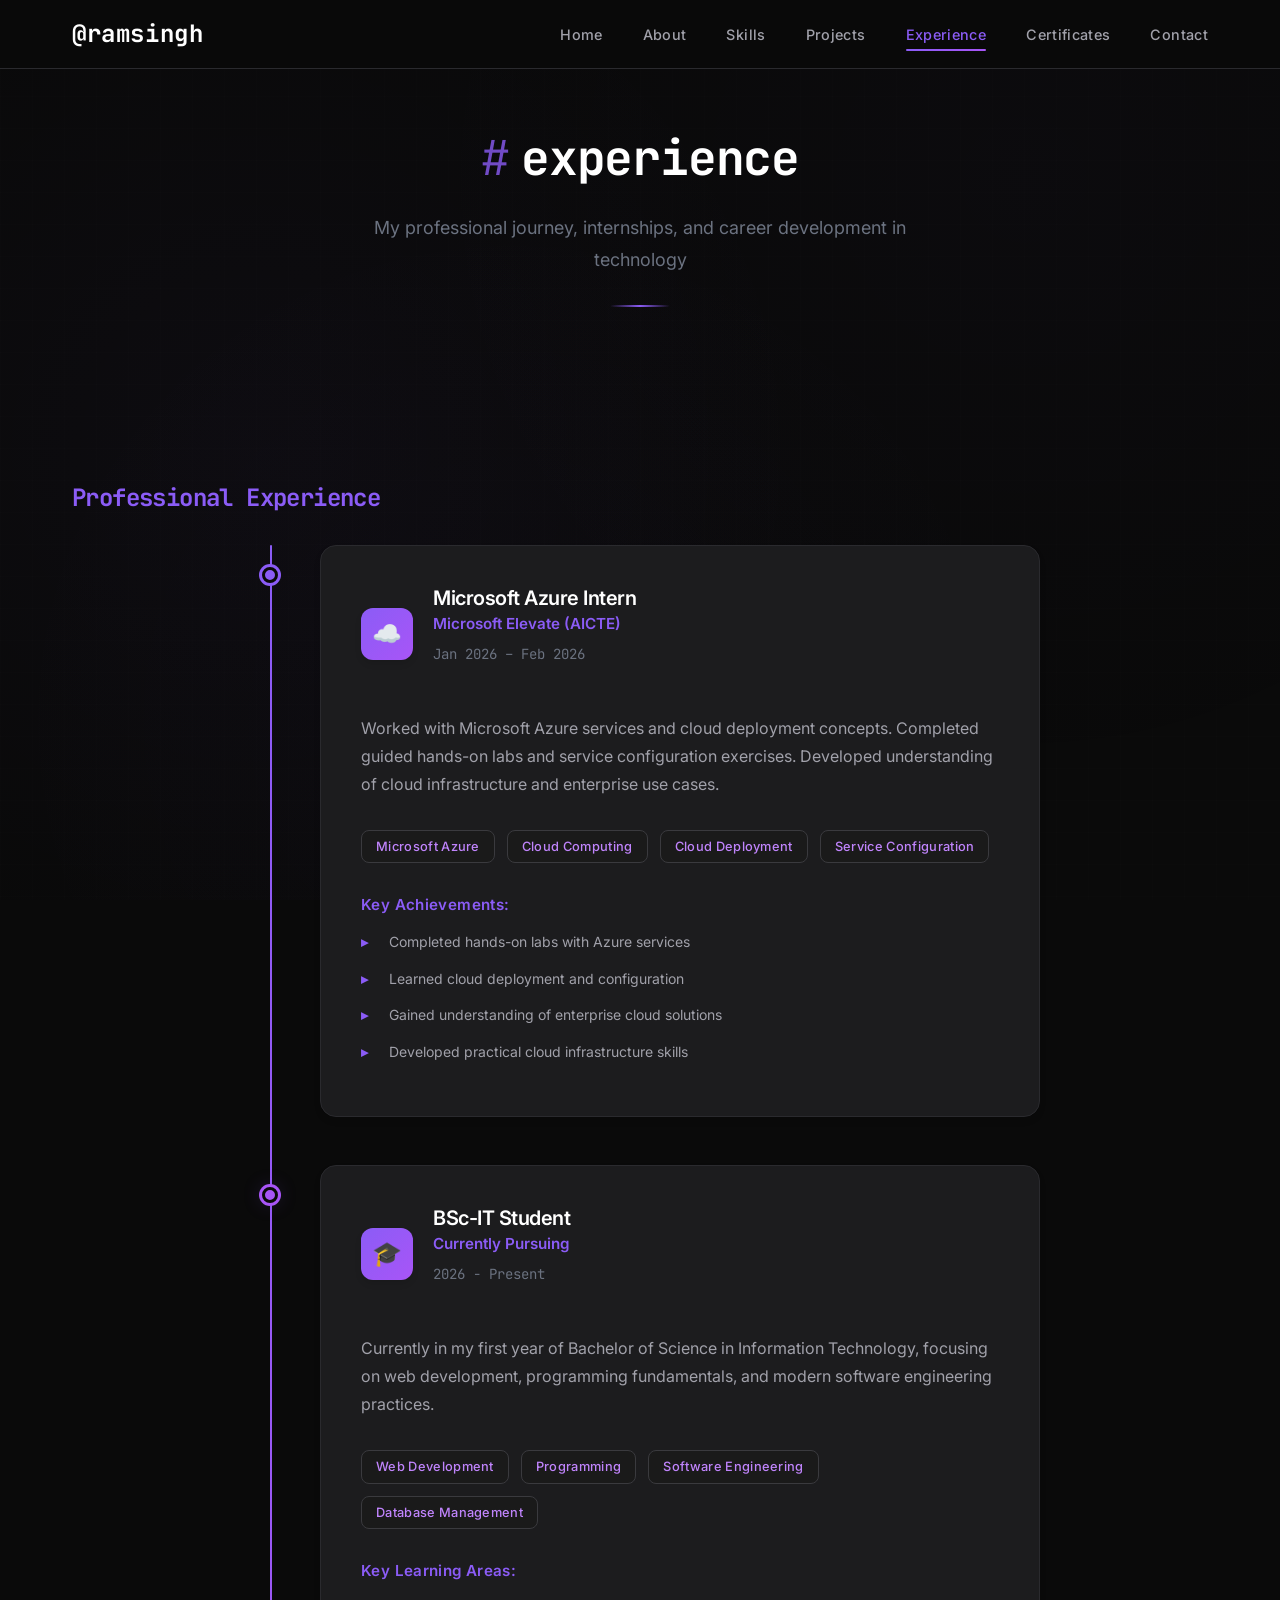
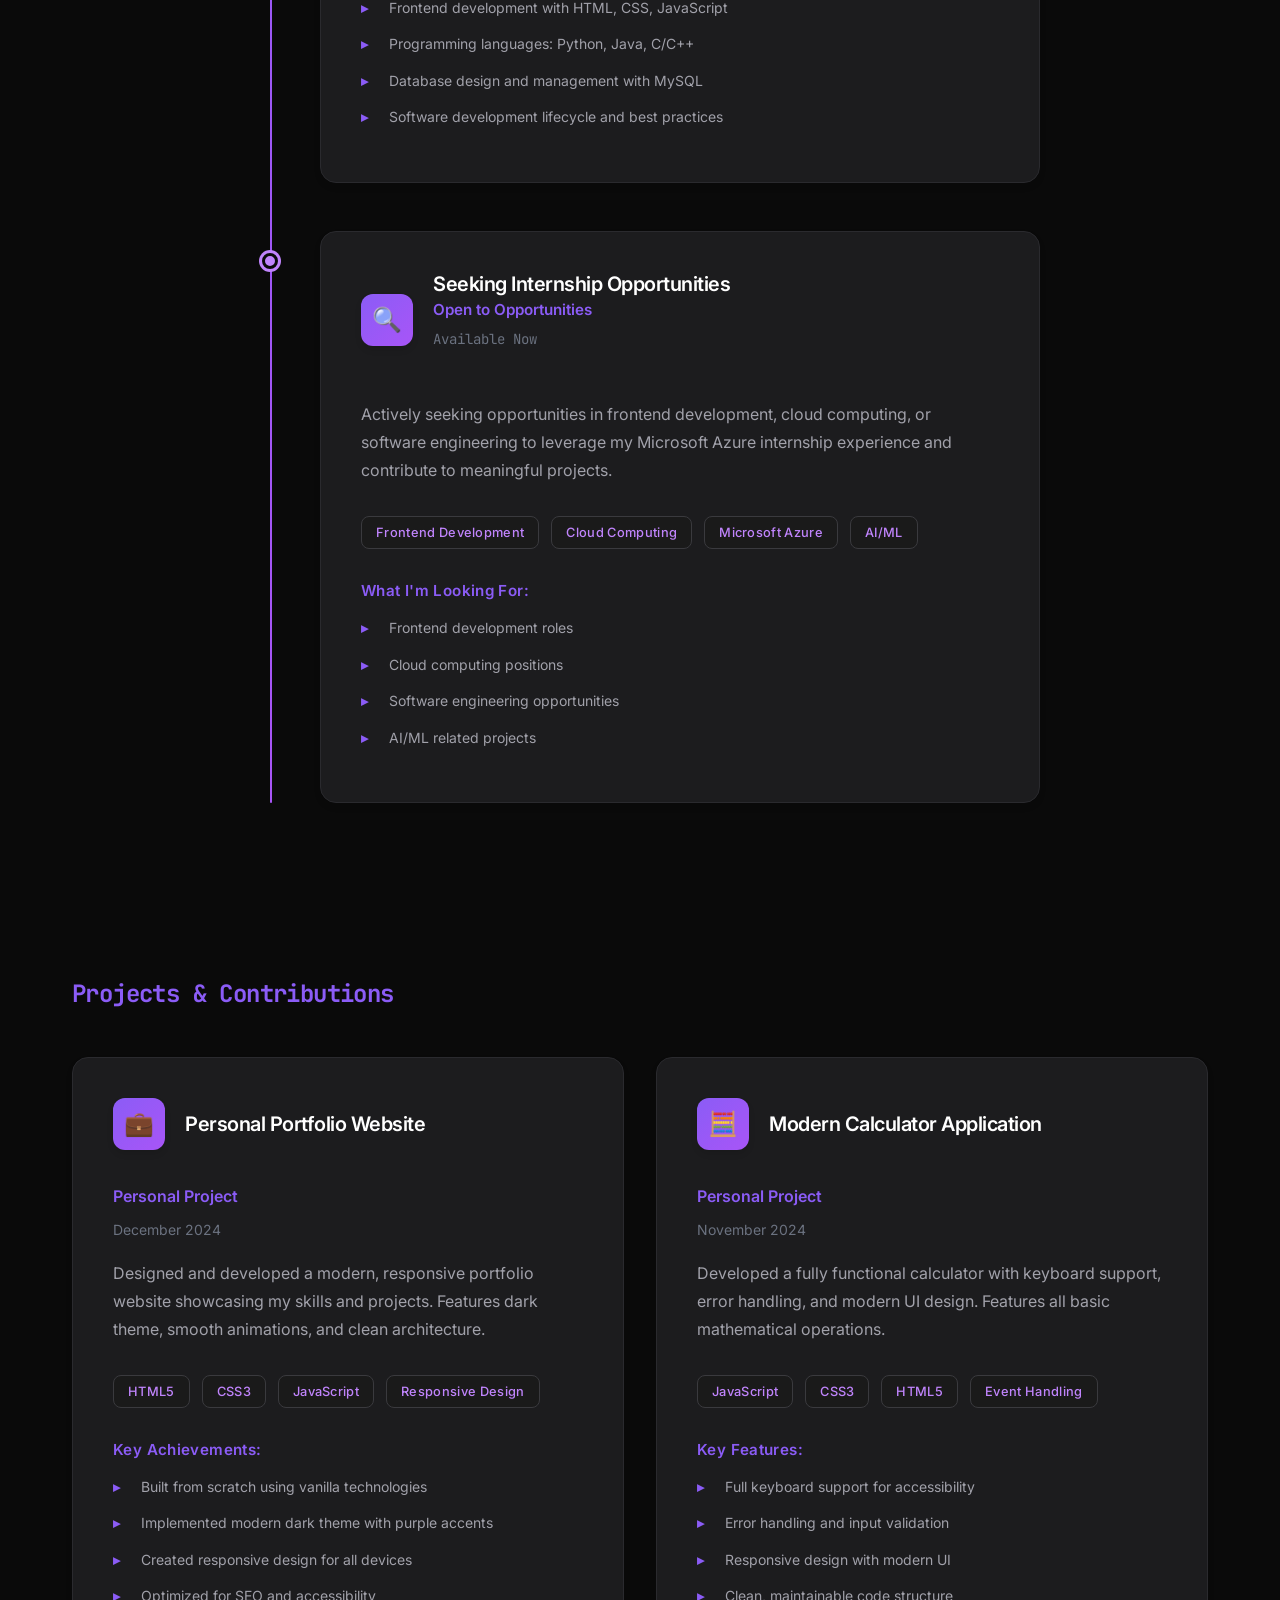
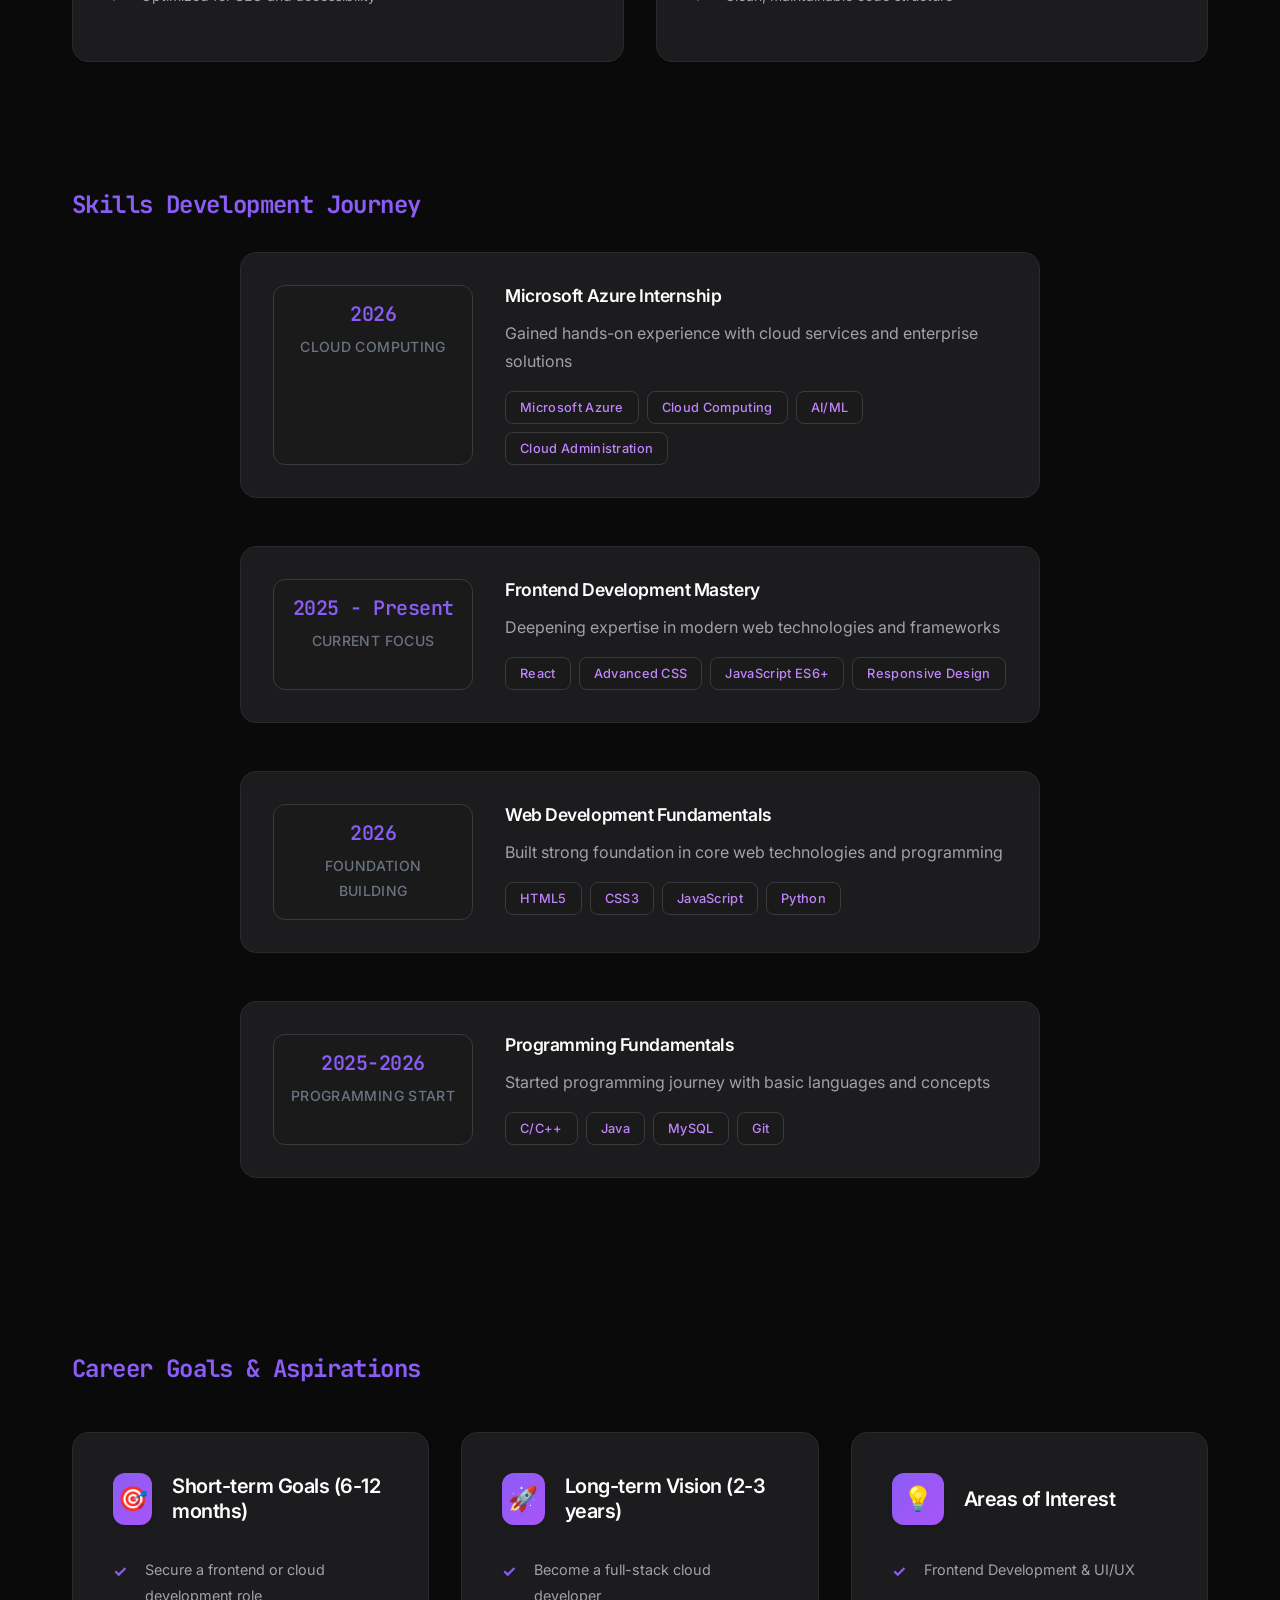
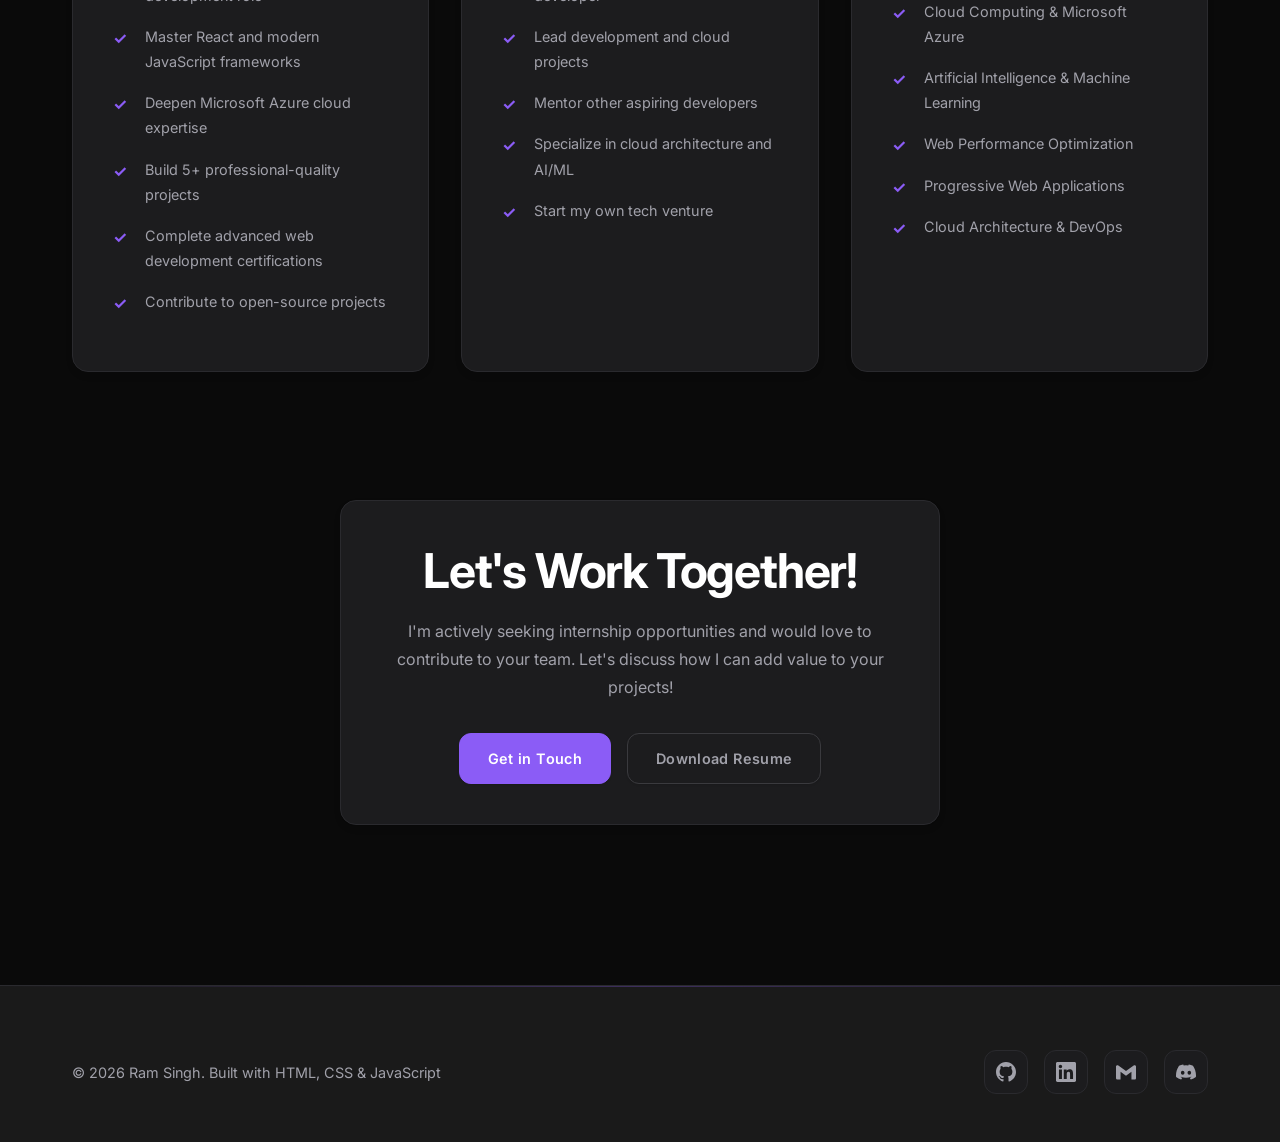
<file: experience/index.html>
<!DOCTYPE html>
<html lang="en">
<head>
    <meta charset="UTF-8">
    <meta name="viewport" content="width=device-width, initial-scale=1.0">
    <meta name="description" content="Ram Singh's Experience - Microsoft Azure Internship via AICTE, BSc-IT studies, and frontend development projects. Actively seeking internships in web development and cloud computing.">
    <meta name="keywords" content="Ram Singh, Experience, Work Experience, Internships, Career, Web Development, Microsoft Azure, AICTE">
    <meta name="author" content="Ram Singh">
    <meta name="robots" content="index, follow">
    
    <title>Experience | Ram Singh Portfolio</title>

    <!-- Canonical URL -->
    <link rel="canonical" href="https://ramsingh.me/experience/">

    <!-- Open Graph -->
    <meta property="og:title" content="Experience | Ram Singh Portfolio">
    <meta property="og:description" content="Ram Singh's experience including Microsoft Azure Internship via AICTE and frontend development projects.">
    <meta property="og:type" content="website">
    <meta property="og:url" content="https://ramsingh.me/experience/">
    <meta property="og:image" content="https://ramsingh.me/assets/images/Profile.jpg">
    <meta property="og:site_name" content="Ram Singh Portfolio">

    <!-- Twitter Card -->
    <meta name="twitter:card" content="summary_large_image">
    <meta name="twitter:title" content="Experience | Ram Singh Portfolio">
    <meta name="twitter:description" content="Ram Singh's experience including Microsoft Azure Internship via AICTE and frontend development projects.">
    <meta name="twitter:image" content="https://ramsingh.me/assets/images/Profile.jpg">
    
    <!-- Favicon -->
    <link rel="icon" type="image/svg+xml" href="../favicon.svg">
    
    <!-- Fonts -->
    <link rel="preconnect" href="https://fonts.googleapis.com">
    <link rel="preconnect" href="https://fonts.gstatic.com" crossorigin>
    <link href="https://fonts.googleapis.com/css2?family=Inter:wght@300;400;500;600;700;800&family=JetBrains+Mono:wght@400;500;600&display=swap" rel="stylesheet">
    
    <!-- Styles -->
    <link rel="stylesheet" href="../css/style.css">
</head>
<body>
    <!-- Skip to main content for accessibility -->
    <a href="#main-content" class="skip-link">Skip to main content</a>

    <!-- Navigation -->
    <header class="navbar">
        <div class="nav-container">
            <a href="../" class="nav-logo">@ramsingh</a>
            <nav aria-label="Main navigation">
                <ul class="nav-links">
                    <li><a href="../">Home</a></li>
                    <li><a href="../about/">About</a></li>
                    <li><a href="../skills/">Skills</a></li>
                    <li><a href="../projects/">Projects</a></li>
                    <li><a href="./" class="active" aria-current="page">Experience</a></li>
                    <li><a href="../certificates/">Certificates</a></li>
                    <li><a href="../contact/">Contact</a></li>
                </ul>
            </nav>
            <button class="mobile-menu-btn" aria-label="Toggle mobile menu" aria-expanded="false">☰</button>
        </div>
    </header>

    <!-- Mobile Menu -->
    <nav class="mobile-menu" aria-label="Mobile navigation">
        <a href="../">Home</a>
        <a href="../about/">About</a>
        <a href="../skills/">Skills</a>
        <a href="../projects/">Projects</a>
        <a href="./">Experience</a>
        <a href="../certificates/">Certificates</a>
        <a href="../contact/">Contact</a>
    </nav>

    <!-- Experience Header -->
    <main id="main-content">
    <section class="section-padding" style="padding-top: 8rem;">
        <div class="container">
            <div class="section-header">
                <h2 class="section-title">experience</h2>
                <p class="section-subtitle">My professional journey, internships, and career development in technology</p>
            </div>
        </div>
    </section>

    <!-- Professional Experience -->
    <section class="section-padding">
        <div class="container">
            <h2 style="font-size: 1.5rem; margin-bottom: 2rem; color: var(--accent-primary); font-family: var(--font-mono);">Professional Experience</h2>
            
            <div class="timeline">
                <!-- Microsoft Azure Internship -->
                <div class="timeline-item reveal">
                    <div class="timeline-marker">
                        <div class="timeline-dot"></div>
                    </div>
                    <div class="timeline-content">
                        <div class="card glow-border">
                            <div class="card-header">
                                <div class="card-icon">☁️</div>
                                <div>
                                    <h3 class="card-title">Microsoft Azure Intern</h3>
                                    <p class="timeline-company">Microsoft Elevate (AICTE)</p>
                                    <p class="timeline-date">Jan 2026 – Feb 2026</p>
                                </div>
                            </div>
                            <p class="card-description">Worked with Microsoft Azure services and cloud deployment concepts. Completed guided hands-on labs and service configuration exercises. Developed understanding of cloud infrastructure and enterprise use cases.</p>
                            <div class="card-tech">
                                <span class="tech-tag">Microsoft Azure</span>
                                <span class="tech-tag">Cloud Computing</span>
                                <span class="tech-tag">Cloud Deployment</span>
                                <span class="tech-tag">Service Configuration</span>
                            </div>
                            <div class="experience-highlights">
                                <h4>Key Achievements:</h4>
                                <ul>
                                    <li>Completed hands-on labs with Azure services</li>
                                    <li>Learned cloud deployment and configuration</li>
                                    <li>Gained understanding of enterprise cloud solutions</li>
                                    <li>Developed practical cloud infrastructure skills</li>
                                </ul>
                            </div>
                        </div>
                    </div>
                </div>

                <!-- Current Status -->
                <div class="timeline-item reveal">
                    <div class="timeline-marker current">
                        <div class="timeline-dot"></div>
                    </div>
                    <div class="timeline-content">
                        <div class="card glow-border">
                            <div class="card-header">
                                <div class="card-icon">🎓</div>
                                <div>
                                    <h3 class="card-title">BSc-IT Student</h3>
                                    <p class="timeline-company">Currently Pursuing</p>
                                    <p class="timeline-date">2026 - Present</p>
                                </div>
                            </div>
                            <p class="card-description">Currently in my first year of Bachelor of Science in Information Technology, focusing on web development, programming fundamentals, and modern software engineering practices.</p>
                            <div class="card-tech">
                                <span class="tech-tag">Web Development</span>
                                <span class="tech-tag">Programming</span>
                                <span class="tech-tag">Software Engineering</span>
                                <span class="tech-tag">Database Management</span>
                            </div>
                            <div class="experience-highlights">
                                <h4>Key Learning Areas:</h4>
                                <ul>
                                    <li>Frontend development with HTML, CSS, JavaScript</li>
                                    <li>Programming languages: Python, Java, C/C++</li>
                                    <li>Database design and management with MySQL</li>
                                    <li>Software development lifecycle and best practices</li>
                                </ul>
                            </div>
                        </div>
                    </div>
                </div>

                <!-- Seeking Opportunities -->
                <div class="timeline-item reveal">
                    <div class="timeline-marker seeking">
                        <div class="timeline-dot"></div>
                    </div>
                    <div class="timeline-content">
                        <div class="card glow-border">
                            <div class="card-header">
                                <div class="card-icon">🔍</div>
                                <div>
                                    <h3 class="card-title">Seeking Internship Opportunities</h3>
                                    <p class="timeline-company">Open to Opportunities</p>
                                    <p class="timeline-date">Available Now</p>
                                </div>
                            </div>
                            <p class="card-description">Actively seeking opportunities in frontend development, cloud computing, or software engineering to leverage my Microsoft Azure internship experience and contribute to meaningful projects.</p>
                            <div class="card-tech">
                                <span class="tech-tag">Frontend Development</span>
                                <span class="tech-tag">Cloud Computing</span>
                                <span class="tech-tag">Microsoft Azure</span>
                                <span class="tech-tag">AI/ML</span>
                            </div>
                            <div class="experience-highlights">
                                <h4>What I'm Looking For:</h4>
                                <ul>
                                    <li>Frontend development roles</li>
                                    <li>Cloud computing positions</li>
                                    <li>Software engineering opportunities</li>
                                    <li>AI/ML related projects</li>
                                </ul>
                            </div>
                        </div>
                    </div>
                </div>
            </div>
        </div>
    </section>

    <!-- Projects & Contributions -->
    <section class="section-padding">
        <div class="container">
            <h2 style="font-size: 1.5rem; margin-bottom: 2rem; color: var(--accent-primary); font-family: var(--font-mono);">Projects & Contributions</h2>
            
            <div class="cards-grid">
                <!-- Portfolio Project -->
                <article class="card glow-border reveal">
                    <div class="card-header">
                        <div class="card-icon">💼</div>
                        <h3 class="card-title">Personal Portfolio Website</h3>
                    </div>
                    <div style="margin-bottom: 1rem;">
                        <p style="color: var(--accent-primary); font-weight: 600; margin-bottom: 0.5rem;">Personal Project</p>
                        <p style="color: var(--text-muted); font-size: 0.875rem;">December 2024</p>
                    </div>
                    <p class="card-description">Designed and developed a modern, responsive portfolio website showcasing my skills and projects. Features dark theme, smooth animations, and clean architecture.</p>
                    <div class="card-tech">
                        <span class="tech-tag">HTML5</span>
                        <span class="tech-tag">CSS3</span>
                        <span class="tech-tag">JavaScript</span>
                        <span class="tech-tag">Responsive Design</span>
                    </div>
                    <div class="experience-highlights">
                        <h4>Key Achievements:</h4>
                        <ul>
                            <li>Built from scratch using vanilla technologies</li>
                            <li>Implemented modern dark theme with purple accents</li>
                            <li>Created responsive design for all devices</li>
                            <li>Optimized for SEO and accessibility</li>
                        </ul>
                    </div>
                </article>

                <!-- Calculator Project -->
                <article class="card glow-border reveal">
                    <div class="card-header">
                        <div class="card-icon">🧮</div>
                        <h3 class="card-title">Modern Calculator Application</h3>
                    </div>
                    <div style="margin-bottom: 1rem;">
                        <p style="color: var(--accent-primary); font-weight: 600; margin-bottom: 0.5rem;">Personal Project</p>
                        <p style="color: var(--text-muted); font-size: 0.875rem;">November 2024</p>
                    </div>
                    <p class="card-description">Developed a fully functional calculator with keyboard support, error handling, and modern UI design. Features all basic mathematical operations.</p>
                    <div class="card-tech">
                        <span class="tech-tag">JavaScript</span>
                        <span class="tech-tag">CSS3</span>
                        <span class="tech-tag">HTML5</span>
                        <span class="tech-tag">Event Handling</span>
                    </div>
                    <div class="experience-highlights">
                        <h4>Key Features:</h4>
                        <ul>
                            <li>Full keyboard support for accessibility</li>
                            <li>Error handling and input validation</li>
                            <li>Responsive design with modern UI</li>
                            <li>Clean, maintainable code structure</li>
                        </ul>
                    </div>
                </article>
            </div>
        </div>
    </section>

    <!-- Skills Development -->
    <section class="section-padding">
        <div class="container">
            <h2 style="font-size: 1.5rem; margin-bottom: 2rem; color: var(--accent-primary); font-family: var(--font-mono);">Skills Development Journey</h2>
            
            <div class="skills-timeline">
                <div class="skill-progress-item reveal">
                    <div class="skill-period">
                        <h3>2026</h3>
                        <p>Cloud Computing</p>
                    </div>
                    <div class="skill-content">
                        <h4>Microsoft Azure Internship</h4>
                        <p>Gained hands-on experience with cloud services and enterprise solutions</p>
                        <div class="skill-tags">
                            <span class="tech-tag">Microsoft Azure</span>
                            <span class="tech-tag">Cloud Computing</span>
                            <span class="tech-tag">AI/ML</span>
                            <span class="tech-tag">Cloud Administration</span>
                        </div>
                    </div>
                </div>

                <div class="skill-progress-item reveal">
                    <div class="skill-period">
                        <h3>2025 - Present</h3>
                        <p>Current Focus</p>
                    </div>
                    <div class="skill-content">
                        <h4>Frontend Development Mastery</h4>
                        <p>Deepening expertise in modern web technologies and frameworks</p>
                        <div class="skill-tags">
                            <span class="tech-tag">React</span>
                            <span class="tech-tag">Advanced CSS</span>
                            <span class="tech-tag">JavaScript ES6+</span>
                            <span class="tech-tag">Responsive Design</span>
                        </div>
                    </div>
                </div>

                <div class="skill-progress-item reveal">
                    <div class="skill-period">
                        <h3>2026</h3>
                        <p>Foundation Building</p>
                    </div>
                    <div class="skill-content">
                        <h4>Web Development Fundamentals</h4>
                        <p>Built strong foundation in core web technologies and programming</p>
                        <div class="skill-tags">
                            <span class="tech-tag">HTML5</span>
                            <span class="tech-tag">CSS3</span>
                            <span class="tech-tag">JavaScript</span>
                            <span class="tech-tag">Python</span>
                        </div>
                    </div>
                </div>

                <div class="skill-progress-item reveal">
                    <div class="skill-period">
                        <h3>2025-2026</h3>
                        <p>Programming Start</p>
                    </div>
                    <div class="skill-content">
                        <h4>Programming Fundamentals</h4>
                        <p>Started programming journey with basic languages and concepts</p>
                        <div class="skill-tags">
                            <span class="tech-tag">C/C++</span>
                            <span class="tech-tag">Java</span>
                            <span class="tech-tag">MySQL</span>
                            <span class="tech-tag">Git</span>
                        </div>
                    </div>
                </div>
            </div>
        </div>
    </section>

    <!-- Career Goals -->
    <section class="section-padding">
        <div class="container">
            <h2 style="font-size: 1.5rem; margin-bottom: 2rem; color: var(--accent-primary); font-family: var(--font-mono);">Career Goals & Aspirations</h2>
            
            <div class="cards-grid">
                <article class="card glow-border reveal">
                    <div class="card-header">
                        <div class="card-icon">🎯</div>
                        <h3 class="card-title">Short-term Goals (6-12 months)</h3>
                    </div>
                    <ul class="goals-list">
                        <li>Secure a frontend or cloud development role</li>
                        <li>Master React and modern JavaScript frameworks</li>
                        <li>Deepen Microsoft Azure cloud expertise</li>
                        <li>Build 5+ professional-quality projects</li>
                        <li>Complete advanced web development certifications</li>
                        <li>Contribute to open-source projects</li>
                    </ul>
                </article>

                <article class="card glow-border reveal">
                    <div class="card-header">
                        <div class="card-icon">🚀</div>
                        <h3 class="card-title">Long-term Vision (2-3 years)</h3>
                    </div>
                    <ul class="goals-list">
                        <li>Become a full-stack cloud developer</li>
                        <li>Lead development and cloud projects</li>
                        <li>Mentor other aspiring developers</li>
                        <li>Specialize in cloud architecture and AI/ML</li>
                        <li>Start my own tech venture</li>
                    </ul>
                </article>

                <article class="card glow-border reveal">
                    <div class="card-header">
                        <div class="card-icon">💡</div>
                        <h3 class="card-title">Areas of Interest</h3>
                    </div>
                    <ul class="goals-list">
                        <li>Frontend Development & UI/UX</li>
                        <li>Cloud Computing & Microsoft Azure</li>
                        <li>Artificial Intelligence & Machine Learning</li>
                        <li>Web Performance Optimization</li>
                        <li>Progressive Web Applications</li>
                        <li>Cloud Architecture & DevOps</li>
                    </ul>
                </article>
            </div>
        </div>
    </section>

    <!-- Call to Action -->
    <section class="section-padding">
        <div class="container">
            <div class="card glow-border reveal" style="text-align: center; max-width: 600px; margin: 0 auto;">
                <h2 style="margin-bottom: 1rem;">Let's Work Together!</h2>
                <p style="color: var(--text-secondary); margin-bottom: 2rem;">I'm actively seeking internship opportunities and would love to contribute to your team. Let's discuss how I can add value to your projects!</p>
                <div style="display: flex; gap: 1rem; justify-content: center; flex-wrap: wrap;">
                    <a href="../contact/" class="btn btn-primary">Get in Touch</a>
                    <a href="../Ram-Singh-Resume.pdf" class="btn btn-secondary" target="_blank" rel="noopener noreferrer">Download Resume</a>
                </div>
            </div>
        </div>
    </section>

    </main>

    <!-- Footer -->
    <footer class="footer">
        <div class="container">
            <div class="footer-content">
                <div class="footer-text">
                    <p>&copy; 2026 Ram Singh. Built with HTML, CSS & JavaScript</p>
                </div>
                <div class="social-links">
                    <a href="https://github.com/Ramsingh4656" class="social-link" target="_blank" rel="noopener noreferrer" aria-label="GitHub">
                        <svg width="20" height="20" viewBox="0 0 24 24" fill="currentColor">
                            <path d="M12 0c-6.626 0-12 5.373-12 12 0 5.302 3.438 9.8 8.207 11.387.599.111.793-.261.793-.577v-2.234c-3.338.726-4.033-1.416-4.033-1.416-.546-1.387-1.333-1.756-1.333-1.756-1.089-.745.083-.729.083-.729 1.205.084 1.839 1.237 1.839 1.237 1.07 1.834 2.807 1.304 3.492.997.107-.775.418-1.305.762-1.604-2.665-.305-5.467-1.334-5.467-5.931 0-1.311.469-2.381 1.236-3.221-.124-.303-.535-1.524.117-3.176 0 0 1.008-.322 3.301 1.23.957-.266 1.983-.399 3.003-.404 1.02.005 2.047.138 3.006.404 2.291-1.552 3.297-1.23 3.297-1.23.653 1.653.242 2.874.118 3.176.77.84 1.235 1.911 1.235 3.221 0 4.609-2.807 5.624-5.479 5.921.43.372.823 1.102.823 2.222v3.293c0 .319.192.694.801.576 4.765-1.589 8.199-6.086 8.199-11.386 0-6.627-5.373-12-12-12z"/>
                        </svg>
                    </a>
                    <a href="https://linkedin.com/in/ram-singh4656" class="social-link" target="_blank" rel="noopener noreferrer" aria-label="LinkedIn">
                        <svg width="20" height="20" viewBox="0 0 24 24" fill="currentColor">
                            <path d="M20.447 20.452h-3.554v-5.569c0-1.328-.027-3.037-1.852-3.037-1.853 0-2.136 1.445-2.136 2.939v5.667H9.351V9h3.414v1.561h.046c.477-.9 1.637-1.85 3.37-1.85 3.601 0 4.267 2.37 4.267 5.455v6.286zM5.337 7.433c-1.144 0-2.063-.926-2.063-2.065 0-1.138.92-2.063 2.063-2.063 1.14 0 2.064.925 2.064 2.063 0 1.139-.925 2.065-2.064 2.065zm1.782 13.019H3.555V9h3.564v11.452zM22.225 0H1.771C.792 0 0 .774 0 1.729v20.542C0 23.227.792 24 1.771 24h20.451C23.2 24 24 23.227 24 22.271V1.729C24 .774 23.2 0 22.222 0h.003z"/>
                        </svg>
                    </a>
                    <a href="mailto:ram01singh4656@gmail.com" class="social-link" aria-label="Email">
                        <svg width="20" height="20" viewBox="0 0 24 24" fill="currentColor">
                            <path d="M24 5.457v13.909c0 .904-.732 1.636-1.636 1.636h-3.819V11.73L12 16.64l-6.545-4.91v9.273H1.636A1.636 1.636 0 0 1 0 19.366V5.457c0-.904.732-1.636 1.636-1.636h.749L12 10.724l9.615-6.903h.749c.904 0 1.636.732 1.636 1.636z"/>
                        </svg>
                    </a>
                    <a href="https://discord.com/users/874953017227628554" class="social-link" target="_blank" rel="noopener noreferrer" aria-label="Discord">
                        <svg width="20" height="20" viewBox="0 0 24 24" fill="currentColor">
                            <path d="M20.317 4.37a19.791 19.791 0 0 0-4.885-1.515.074.074 0 0 0-.079.037c-.21.375-.444.864-.608 1.25a18.27 18.27 0 0 0-5.487 0 12.64 12.64 0 0 0-.617-1.25.077.077 0 0 0-.079-.037A19.736 19.736 0 0 0 3.677 4.37a.07.07 0 0 0-.032.027C.533 9.046-.32 13.58.099 18.057a.082.082 0 0 0 .031.057 19.9 19.9 0 0 0 5.993 3.03.078.078 0 0 0 .084-.028c.462-.63.874-1.295 1.226-1.994a.076.076 0 0 0-.041-.106 13.107 13.107 0 0 1-1.872-.892.077.077 0 0 1-.008-.128 10.2 10.2 0 0 0 .372-.292.074.074 0 0 1 .077-.01c3.928 1.793 8.18 1.793 12.062 0a.074.074 0 0 1 .078.01c.12.098.246.198.373.292a.077.077 0 0 1-.006.127 12.299 12.299 0 0 1-1.873.892.077.077 0 0 0-.041.107c.36.698.772 1.362 1.225 1.993a.076.076 0 0 0 .084.028 19.839 19.839 0 0 0 6.002-3.03.077.077 0 0 0 .032-.054c.5-5.177-.838-9.674-3.549-13.66a.061.061 0 0 0-.031-.03zM8.02 15.33c-1.183 0-2.157-1.085-2.157-2.419 0-1.333.956-2.419 2.157-2.419 1.21 0 2.176 1.096 2.157 2.42 0 1.333-.956 2.418-2.157 2.418zm7.975 0c-1.183 0-2.157-1.085-2.157-2.419 0-1.333.955-2.419 2.157-2.419 1.21 0 2.176 1.096 2.157 2.42 0 1.333-.946 2.418-2.157 2.418z"/>
                        </svg>
                    </a>
                </div>
            </div>
        </div>
    </footer>

    <!-- Scripts -->
    <script src="../js/script.js"></script>
</body>
</html>
</file>
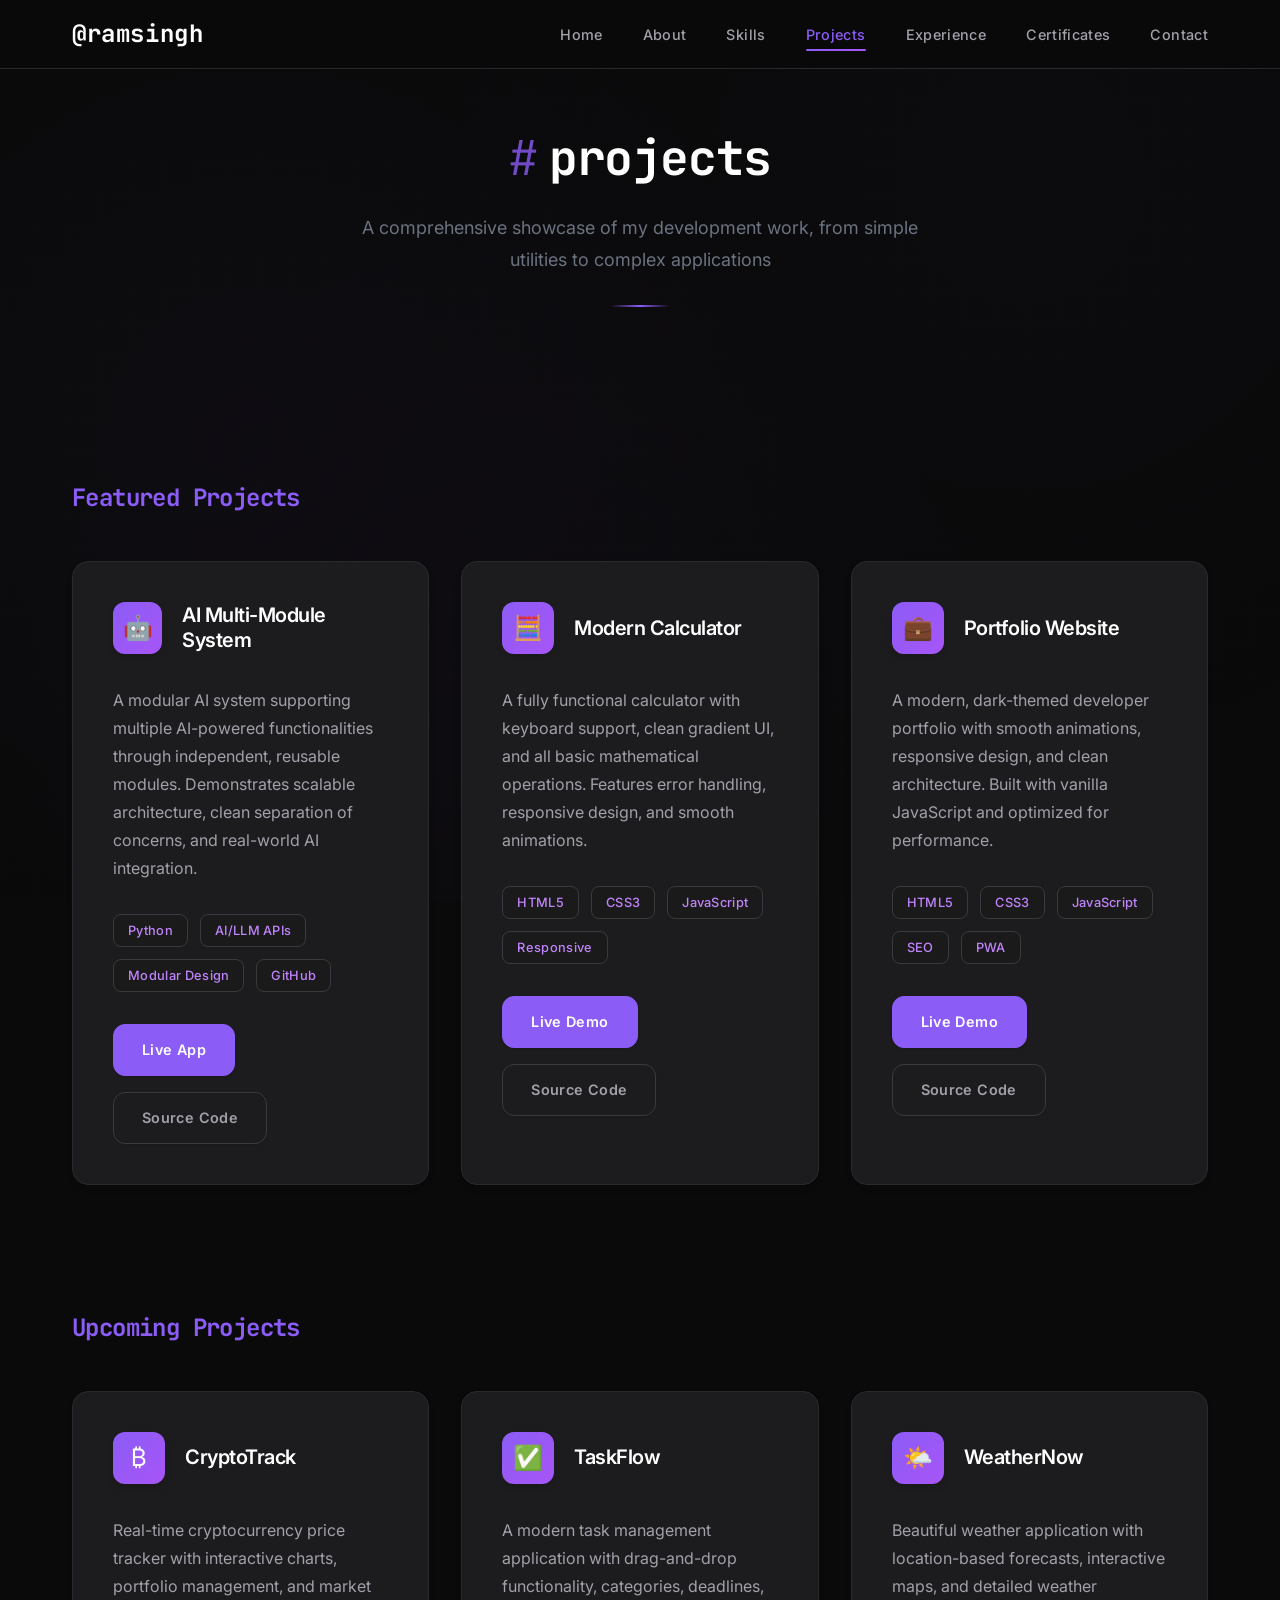
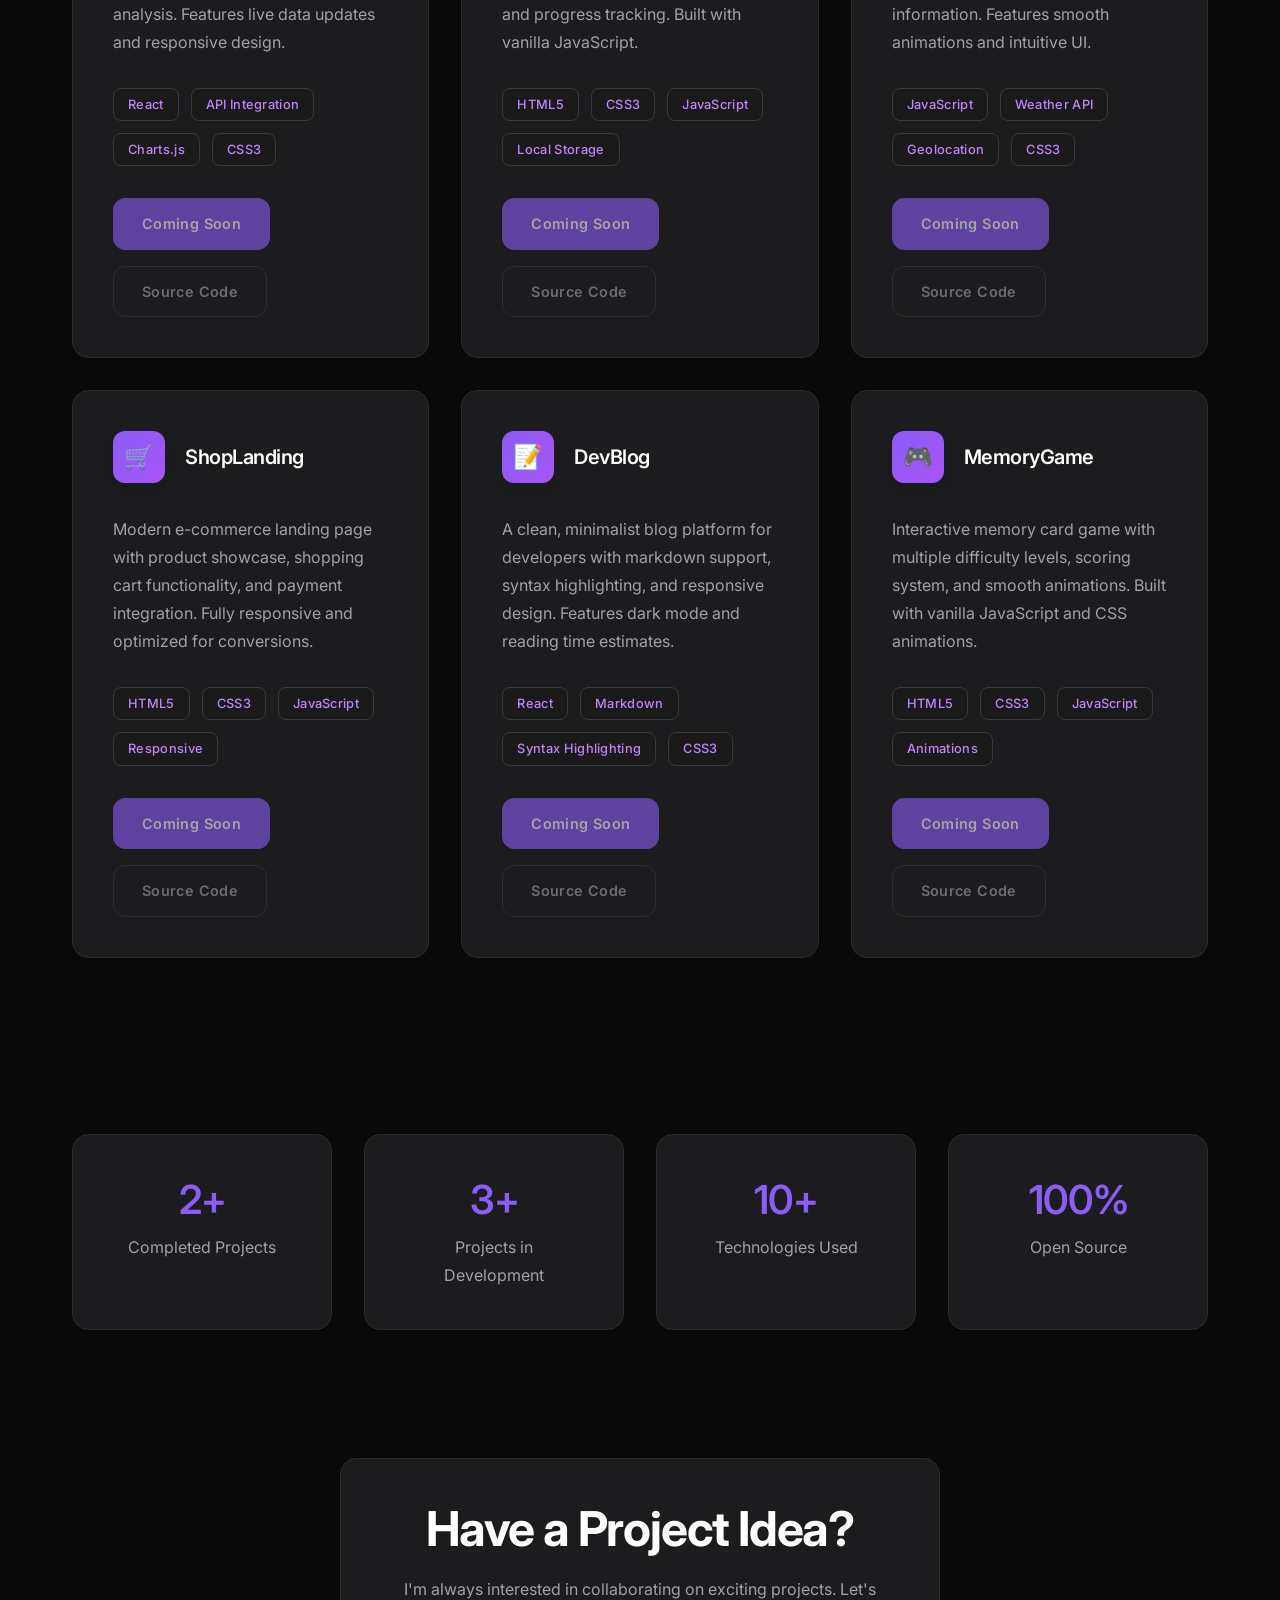
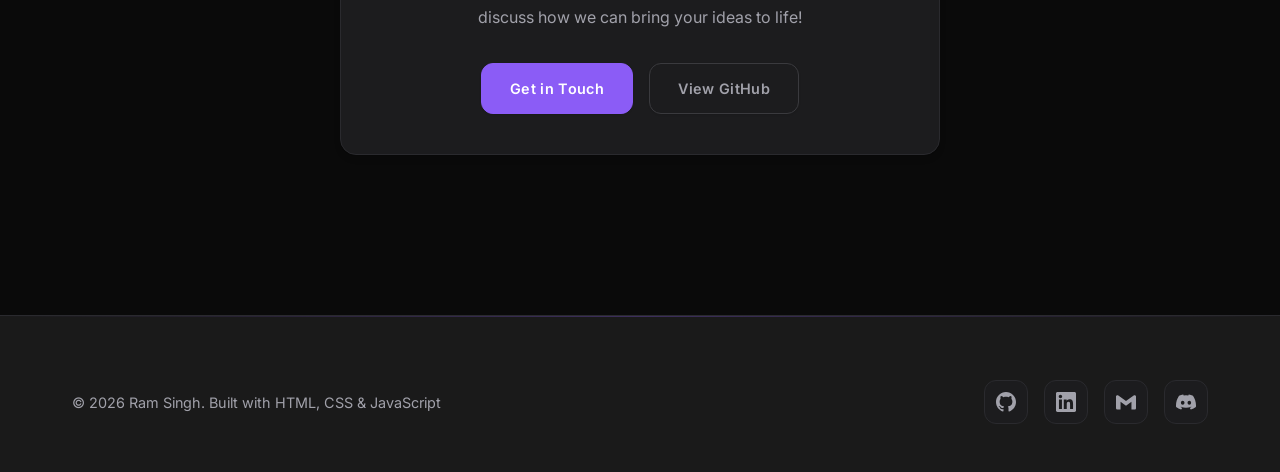
<file: projects/index.html>
<!DOCTYPE html>
<html lang="en">
<head>
    <meta charset="UTF-8">
    <meta name="viewport" content="width=device-width, initial-scale=1.0">
    <meta name="description" content="Ram Singh's Projects - Web development projects including AI Multi-Module System, Modern Calculator, and Portfolio Website built with HTML, CSS, JavaScript, and Python.">
    <meta name="keywords" content="Ram Singh, Projects, Web Development, JavaScript, HTML, CSS, Portfolio, AI, Python">
    <meta name="author" content="Ram Singh">
    <meta name="robots" content="index, follow">
    
    <title>Projects | Ram Singh Portfolio</title>

    <!-- Canonical URL -->
    <link rel="canonical" href="https://ramsingh.me/projects/">

    <!-- Open Graph -->
    <meta property="og:title" content="Projects | Ram Singh Portfolio">
    <meta property="og:description" content="Ram Singh's web development projects including AI Multi-Module System, Modern Calculator, and Portfolio Website.">
    <meta property="og:type" content="website">
    <meta property="og:url" content="https://ramsingh.me/projects/">
    <meta property="og:image" content="https://ramsingh.me/assets/images/Profile.jpg">
    <meta property="og:site_name" content="Ram Singh Portfolio">

    <!-- Twitter Card -->
    <meta name="twitter:card" content="summary_large_image">
    <meta name="twitter:title" content="Projects | Ram Singh Portfolio">
    <meta name="twitter:description" content="Ram Singh's web development projects including AI Multi-Module System, Modern Calculator, and Portfolio Website.">
    <meta name="twitter:image" content="https://ramsingh.me/assets/images/Profile.jpg">
    
    <!-- Favicon -->
    <link rel="icon" type="image/svg+xml" href="../favicon.svg">
    
    <!-- Fonts -->
    <link rel="preconnect" href="https://fonts.googleapis.com">
    <link rel="preconnect" href="https://fonts.gstatic.com" crossorigin>
    <link href="https://fonts.googleapis.com/css2?family=Inter:wght@300;400;500;600;700;800&family=JetBrains+Mono:wght@400;500;600&display=swap" rel="stylesheet">
    
    <!-- Styles -->
    <link rel="stylesheet" href="../css/style.css">
</head>
<body>
    <!-- Skip to main content for accessibility -->
    <a href="#main-content" class="skip-link">Skip to main content</a>

    <!-- Navigation -->
    <header class="navbar">
        <div class="nav-container">
            <a href="../" class="nav-logo">@ramsingh</a>
            <nav aria-label="Main navigation">
                <ul class="nav-links">
                    <li><a href="../">Home</a></li>
                    <li><a href="../about/">About</a></li>
                    <li><a href="../skills/">Skills</a></li>
                    <li><a href="./" class="active" aria-current="page">Projects</a></li>
                    <li><a href="../experience/">Experience</a></li>
                    <li><a href="../certificates/">Certificates</a></li>
                    <li><a href="../contact/">Contact</a></li>
                </ul>
            </nav>
            <button class="mobile-menu-btn" aria-label="Toggle mobile menu" aria-expanded="false">☰</button>
        </div>
    </header>

    <!-- Mobile Menu -->
    <nav class="mobile-menu" aria-label="Mobile navigation">
        <a href="../">Home</a>
        <a href="../about/">About</a>
        <a href="../skills/">Skills</a>
        <a href="./">Projects</a>
        <a href="../experience/">Experience</a>
        <a href="../certificates/">Certificates</a>
        <a href="../contact/">Contact</a>
    </nav>

    <!-- Projects Header -->
    <main id="main-content">
    <section class="section-padding" style="padding-top: 8rem;">
        <div class="container">
            <div class="section-header">
                <h2 class="section-title">projects</h2>
                <p class="section-subtitle">A comprehensive showcase of my development work, from simple utilities to complex applications</p>
            </div>
        </div>
    </section>

    <!-- Featured Projects -->
    <section class="section-padding">
        <div class="container">
            <h2 style="font-size: 1.5rem; margin-bottom: 2rem; color: var(--accent-primary); font-family: var(--font-mono);">Featured Projects</h2>
            
            <div class="cards-grid">
                <!-- AI Multi-Module System -->
                <article class="card glow-border reveal">
                    <div class="card-header">
                        <div class="card-icon">🤖</div>
                        <h3 class="card-title">AI Multi-Module System</h3>
                    </div>
                    <p class="card-description">A modular AI system supporting multiple AI-powered functionalities through independent, reusable modules. Demonstrates scalable architecture, clean separation of concerns, and real-world AI integration.</p>
                    <div class="card-tech">
                        <span class="tech-tag">Python</span>
                        <span class="tech-tag">AI/LLM APIs</span>
                        <span class="tech-tag">Modular Design</span>
                        <span class="tech-tag">GitHub</span>
                    </div>
                    <div class="card-actions">
                        <a href="https://multi-module-ai-system.vercel.app/" class="btn btn-primary" target="_blank" rel="noopener noreferrer">Live App</a>
                        <a href="https://github.com/Ramsingh4656/MultiModule-AI-System" class="btn btn-secondary" target="_blank" rel="noopener noreferrer">Source Code</a>
                    </div>
                </article>

                <!-- Modern Calculator -->
                <article class="card glow-border reveal">
                    <div class="card-header">
                        <div class="card-icon">🧮</div>
                        <h3 class="card-title">Modern Calculator</h3>
                    </div>
                    <p class="card-description">A fully functional calculator with keyboard support, clean gradient UI, and all basic mathematical operations. Features error handling, responsive design, and smooth animations.</p>
                    <div class="card-tech">
                        <span class="tech-tag">HTML5</span>
                        <span class="tech-tag">CSS3</span>
                        <span class="tech-tag">JavaScript</span>
                        <span class="tech-tag">Responsive</span>
                    </div>
                    <div class="card-actions">
                        <a href="modern-calculator/" class="btn btn-primary">Live Demo</a>
                        <a href="https://github.com/Ramsingh4656/Modern-Calculator" class="btn btn-secondary" target="_blank" rel="noopener noreferrer">Source Code</a>
                    </div>
                </article>

                <!-- Portfolio Website -->
                <article class="card glow-border reveal">
                    <div class="card-header">
                        <div class="card-icon">💼</div>
                        <h3 class="card-title">Portfolio Website</h3>
                    </div>
                    <p class="card-description">A modern, dark-themed developer portfolio with smooth animations, responsive design, and clean architecture. Built with vanilla JavaScript and optimized for performance.</p>
                    <div class="card-tech">
                        <span class="tech-tag">HTML5</span>
                        <span class="tech-tag">CSS3</span>
                        <span class="tech-tag">JavaScript</span>
                        <span class="tech-tag">SEO</span>
                        <span class="tech-tag">PWA</span>
                    </div>
                    <div class="card-actions">
                        <a href="../" class="btn btn-primary">Live Demo</a>
                        <a href="https://github.com/Ramsingh4656/portfolio.me" class="btn btn-secondary" target="_blank" rel="noopener noreferrer">Source Code</a>
                    </div>
                </article>
            </div>
        </div>
    </section>

    <!-- Upcoming Projects -->
    <section class="section-padding">
        <div class="container">
            <h2 style="font-size: 1.5rem; margin-bottom: 2rem; color: var(--accent-primary); font-family: var(--font-mono);">Upcoming Projects</h2>
            
            <div class="cards-grid">
                <!-- Crypto Tracker -->
                <article class="card glow-border reveal">
                    <div class="card-header">
                        <div class="card-icon">₿</div>
                        <h3 class="card-title">CryptoTrack</h3>
                    </div>
                    <p class="card-description">Real-time cryptocurrency price tracker with interactive charts, portfolio management, and market analysis. Features live data updates and responsive design.</p>
                    <div class="card-tech">
                        <span class="tech-tag">React</span>
                        <span class="tech-tag">API Integration</span>
                        <span class="tech-tag">Charts.js</span>
                        <span class="tech-tag">CSS3</span>
                    </div>
                    <div class="card-actions">
                        <a href="javascript:void(0)" class="btn btn-primary" style="opacity: 0.6; cursor: not-allowed;">Coming Soon</a>
                        <a href="javascript:void(0)" class="btn btn-secondary" style="opacity: 0.6; cursor: not-allowed;">Source Code</a>
                    </div>
                </article>

                <!-- Task Manager -->
                <article class="card glow-border reveal">
                    <div class="card-header">
                        <div class="card-icon">✅</div>
                        <h3 class="card-title">TaskFlow</h3>
                    </div>
                    <p class="card-description">A modern task management application with drag-and-drop functionality, categories, deadlines, and progress tracking. Built with vanilla JavaScript.</p>
                    <div class="card-tech">
                        <span class="tech-tag">HTML5</span>
                        <span class="tech-tag">CSS3</span>
                        <span class="tech-tag">JavaScript</span>
                        <span class="tech-tag">Local Storage</span>
                    </div>
                    <div class="card-actions">
                        <a href="javascript:void(0)" class="btn btn-primary" style="opacity: 0.6; cursor: not-allowed;">Coming Soon</a>
                        <a href="javascript:void(0)" class="btn btn-secondary" style="opacity: 0.6; cursor: not-allowed;">Source Code</a>
                    </div>
                </article>

                <!-- Weather App -->
                <article class="card glow-border reveal">
                    <div class="card-header">
                        <div class="card-icon">🌤️</div>
                        <h3 class="card-title">WeatherNow</h3>
                    </div>
                    <p class="card-description">Beautiful weather application with location-based forecasts, interactive maps, and detailed weather information. Features smooth animations and intuitive UI.</p>
                    <div class="card-tech">
                        <span class="tech-tag">JavaScript</span>
                        <span class="tech-tag">Weather API</span>
                        <span class="tech-tag">Geolocation</span>
                        <span class="tech-tag">CSS3</span>
                    </div>
                    <div class="card-actions">
                        <a href="javascript:void(0)" class="btn btn-primary" style="opacity: 0.6; cursor: not-allowed;">Coming Soon</a>
                        <a href="javascript:void(0)" class="btn btn-secondary" style="opacity: 0.6; cursor: not-allowed;">Source Code</a>
                    </div>
                </article>

                <!-- E-commerce Landing -->
                <article class="card glow-border reveal">
                    <div class="card-header">
                        <div class="card-icon">🛒</div>
                        <h3 class="card-title">ShopLanding</h3>
                    </div>
                    <p class="card-description">Modern e-commerce landing page with product showcase, shopping cart functionality, and payment integration. Fully responsive and optimized for conversions.</p>
                    <div class="card-tech">
                        <span class="tech-tag">HTML5</span>
                        <span class="tech-tag">CSS3</span>
                        <span class="tech-tag">JavaScript</span>
                        <span class="tech-tag">Responsive</span>
                    </div>
                    <div class="card-actions">
                        <a href="javascript:void(0)" class="btn btn-primary" style="opacity: 0.6; cursor: not-allowed;">Coming Soon</a>
                        <a href="javascript:void(0)" class="btn btn-secondary" style="opacity: 0.6; cursor: not-allowed;">Source Code</a>
                    </div>
                </article>

                <!-- Blog Platform -->
                <article class="card glow-border reveal">
                    <div class="card-header">
                        <div class="card-icon">📝</div>
                        <h3 class="card-title">DevBlog</h3>
                    </div>
                    <p class="card-description">A clean, minimalist blog platform for developers with markdown support, syntax highlighting, and responsive design. Features dark mode and reading time estimates.</p>
                    <div class="card-tech">
                        <span class="tech-tag">React</span>
                        <span class="tech-tag">Markdown</span>
                        <span class="tech-tag">Syntax Highlighting</span>
                        <span class="tech-tag">CSS3</span>
                    </div>
                    <div class="card-actions">
                        <a href="javascript:void(0)" class="btn btn-primary" style="opacity: 0.6; cursor: not-allowed;">Coming Soon</a>
                        <a href="javascript:void(0)" class="btn btn-secondary" style="opacity: 0.6; cursor: not-allowed;">Source Code</a>
                    </div>
                </article>

                <!-- Game Project -->
                <article class="card glow-border reveal">
                    <div class="card-header">
                        <div class="card-icon">🎮</div>
                        <h3 class="card-title">MemoryGame</h3>
                    </div>
                    <p class="card-description">Interactive memory card game with multiple difficulty levels, scoring system, and smooth animations. Built with vanilla JavaScript and CSS animations.</p>
                    <div class="card-tech">
                        <span class="tech-tag">HTML5</span>
                        <span class="tech-tag">CSS3</span>
                        <span class="tech-tag">JavaScript</span>
                        <span class="tech-tag">Animations</span>
                    </div>
                    <div class="card-actions">
                        <a href="javascript:void(0)" class="btn btn-primary" style="opacity: 0.6; cursor: not-allowed;">Coming Soon</a>
                        <a href="javascript:void(0)" class="btn btn-secondary" style="opacity: 0.6; cursor: not-allowed;">Source Code</a>
                    </div>
                </article>
            </div>
        </div>
    </section>

    <!-- Project Stats -->
    <section class="section-padding">
        <div class="container">
            <div class="cards-grid" style="grid-template-columns: repeat(auto-fit, minmax(200px, 1fr));">
                <div class="card glow-border reveal" style="text-align: center;">
                    <h3 style="font-size: 2.5rem; color: var(--accent-primary); margin-bottom: 0.5rem;">2+</h3>
                    <p style="color: var(--text-secondary);">Completed Projects</p>
                </div>
                <div class="card glow-border reveal" style="text-align: center;">
                    <h3 style="font-size: 2.5rem; color: var(--accent-primary); margin-bottom: 0.5rem;">3+</h3>
                    <p style="color: var(--text-secondary);">Projects in Development</p>
                </div>
                <div class="card glow-border reveal" style="text-align: center;">
                    <h3 style="font-size: 2.5rem; color: var(--accent-primary); margin-bottom: 0.5rem;">10+</h3>
                    <p style="color: var(--text-secondary);">Technologies Used</p>
                </div>
                <div class="card glow-border reveal" style="text-align: center;">
                    <h3 style="font-size: 2.5rem; color: var(--accent-primary); margin-bottom: 0.5rem;">100%</h3>
                    <p style="color: var(--text-secondary);">Open Source</p>
                </div>
            </div>
        </div>
    </section>

    <!-- Call to Action -->
    <section class="section-padding">
        <div class="container">
            <div class="card glow-border reveal" style="text-align: center; max-width: 600px; margin: 0 auto;">
                <h2 style="margin-bottom: 1rem;">Have a Project Idea?</h2>
                <p style="color: var(--text-secondary); margin-bottom: 2rem;">I'm always interested in collaborating on exciting projects. Let's discuss how we can bring your ideas to life!</p>
                <div style="display: flex; gap: 1rem; justify-content: center; flex-wrap: wrap;">
                    <a href="../contact/" class="btn btn-primary">Get in Touch</a>
                    <a href="https://github.com/Ramsingh4656" class="btn btn-secondary" target="_blank" rel="noopener noreferrer">View GitHub</a>
                </div>
            </div>
        </div>
    </section>

    </main>

    <!-- Footer -->
    <footer class="footer">
        <div class="container">
            <div class="footer-content">
                <div class="footer-text">
                    <p>&copy; 2026 Ram Singh. Built with HTML, CSS & JavaScript</p>
                </div>
                <div class="social-links">
                    <a href="https://github.com/Ramsingh4656" class="social-link" target="_blank" rel="noopener noreferrer" aria-label="GitHub">
                        <svg width="20" height="20" viewBox="0 0 24 24" fill="currentColor">
                            <path d="M12 0c-6.626 0-12 5.373-12 12 0 5.302 3.438 9.8 8.207 11.387.599.111.793-.261.793-.577v-2.234c-3.338.726-4.033-1.416-4.033-1.416-.546-1.387-1.333-1.756-1.333-1.756-1.089-.745.083-.729.083-.729 1.205.084 1.839 1.237 1.839 1.237 1.07 1.834 2.807 1.304 3.492.997.107-.775.418-1.305.762-1.604-2.665-.305-5.467-1.334-5.467-5.931 0-1.311.469-2.381 1.236-3.221-.124-.303-.535-1.524.117-3.176 0 0 1.008-.322 3.301 1.23.957-.266 1.983-.399 3.003-.404 1.02.005 2.047.138 3.006.404 2.291-1.552 3.297-1.23 3.297-1.23.653 1.653.242 2.874.118 3.176.77.84 1.235 1.911 1.235 3.221 0 4.609-2.807 5.624-5.479 5.921.43.372.823 1.102.823 2.222v3.293c0 .319.192.694.801.576 4.765-1.589 8.199-6.086 8.199-11.386 0-6.627-5.373-12-12-12z"/>
                        </svg>
                    </a>
                    <a href="https://linkedin.com/in/ram-singh4656" class="social-link" target="_blank" rel="noopener noreferrer" aria-label="LinkedIn">
                        <svg width="20" height="20" viewBox="0 0 24 24" fill="currentColor">
                            <path d="M20.447 20.452h-3.554v-5.569c0-1.328-.027-3.037-1.852-3.037-1.853 0-2.136 1.445-2.136 2.939v5.667H9.351V9h3.414v1.561h.046c.477-.9 1.637-1.85 3.37-1.85 3.601 0 4.267 2.37 4.267 5.455v6.286zM5.337 7.433c-1.144 0-2.063-.926-2.063-2.065 0-1.138.92-2.063 2.063-2.063 1.14 0 2.064.925 2.064 2.063 0 1.139-.925 2.065-2.064 2.065zm1.782 13.019H3.555V9h3.564v11.452zM22.225 0H1.771C.792 0 0 .774 0 1.729v20.542C0 23.227.792 24 1.771 24h20.451C23.2 24 24 23.227 24 22.271V1.729C24 .774 23.2 0 22.222 0h.003z"/>
                        </svg>
                    </a>
                    <a href="mailto:ram01singh4656@gmail.com" class="social-link" aria-label="Email">
                        <svg width="20" height="20" viewBox="0 0 24 24" fill="currentColor">
                            <path d="M24 5.457v13.909c0 .904-.732 1.636-1.636 1.636h-3.819V11.73L12 16.64l-6.545-4.91v9.273H1.636A1.636 1.636 0 0 1 0 19.366V5.457c0-.904.732-1.636 1.636-1.636h.749L12 10.724l9.615-6.903h.749c.904 0 1.636.732 1.636 1.636z"/>
                        </svg>
                    </a>
                    <a href="https://discord.com/users/874953017227628554" class="social-link" target="_blank" rel="noopener noreferrer" aria-label="Discord">
                        <svg width="20" height="20" viewBox="0 0 24 24" fill="currentColor">
                            <path d="M20.317 4.37a19.791 19.791 0 0 0-4.885-1.515.074.074 0 0 0-.079.037c-.21.375-.444.864-.608 1.25a18.27 18.27 0 0 0-5.487 0 12.64 12.64 0 0 0-.617-1.25.077.077 0 0 0-.079-.037A19.736 19.736 0 0 0 3.677 4.37a.07.07 0 0 0-.032.027C.533 9.046-.32 13.58.099 18.057a.082.082 0 0 0 .031.057 19.9 19.9 0 0 0 5.993 3.03.078.078 0 0 0 .084-.028c.462-.63.874-1.295 1.226-1.994a.076.076 0 0 0-.041-.106 13.107 13.107 0 0 1-1.872-.892.077.077 0 0 1-.008-.128 10.2 10.2 0 0 0 .372-.292.074.074 0 0 1 .077-.01c3.928 1.793 8.18 1.793 12.062 0a.074.074 0 0 1 .078.01c.12.098.246.198.373.292a.077.077 0 0 1-.006.127 12.299 12.299 0 0 1-1.873.892.077.077 0 0 0-.041.107c.36.698.772 1.362 1.225 1.993a.076.076 0 0 0 .084.028 19.839 19.839 0 0 0 6.002-3.03.077.077 0 0 0 .032-.054c.5-5.177-.838-9.674-3.549-13.66a.061.061 0 0 0-.031-.03zM8.02 15.33c-1.183 0-2.157-1.085-2.157-2.419 0-1.333.956-2.419 2.157-2.419 1.21 0 2.176 1.096 2.157 2.42 0 1.333-.956 2.418-2.157 2.418zm7.975 0c-1.183 0-2.157-1.085-2.157-2.419 0-1.333.955-2.419 2.157-2.419 1.21 0 2.176 1.096 2.157 2.42 0 1.333-.946 2.418-2.157 2.418z"/>
                        </svg>
                    </a>
                </div>
            </div>
        </div>
    </footer>

    <!-- Scripts -->
    <script src="../js/script.js"></script>
</body>
</html>
</file>
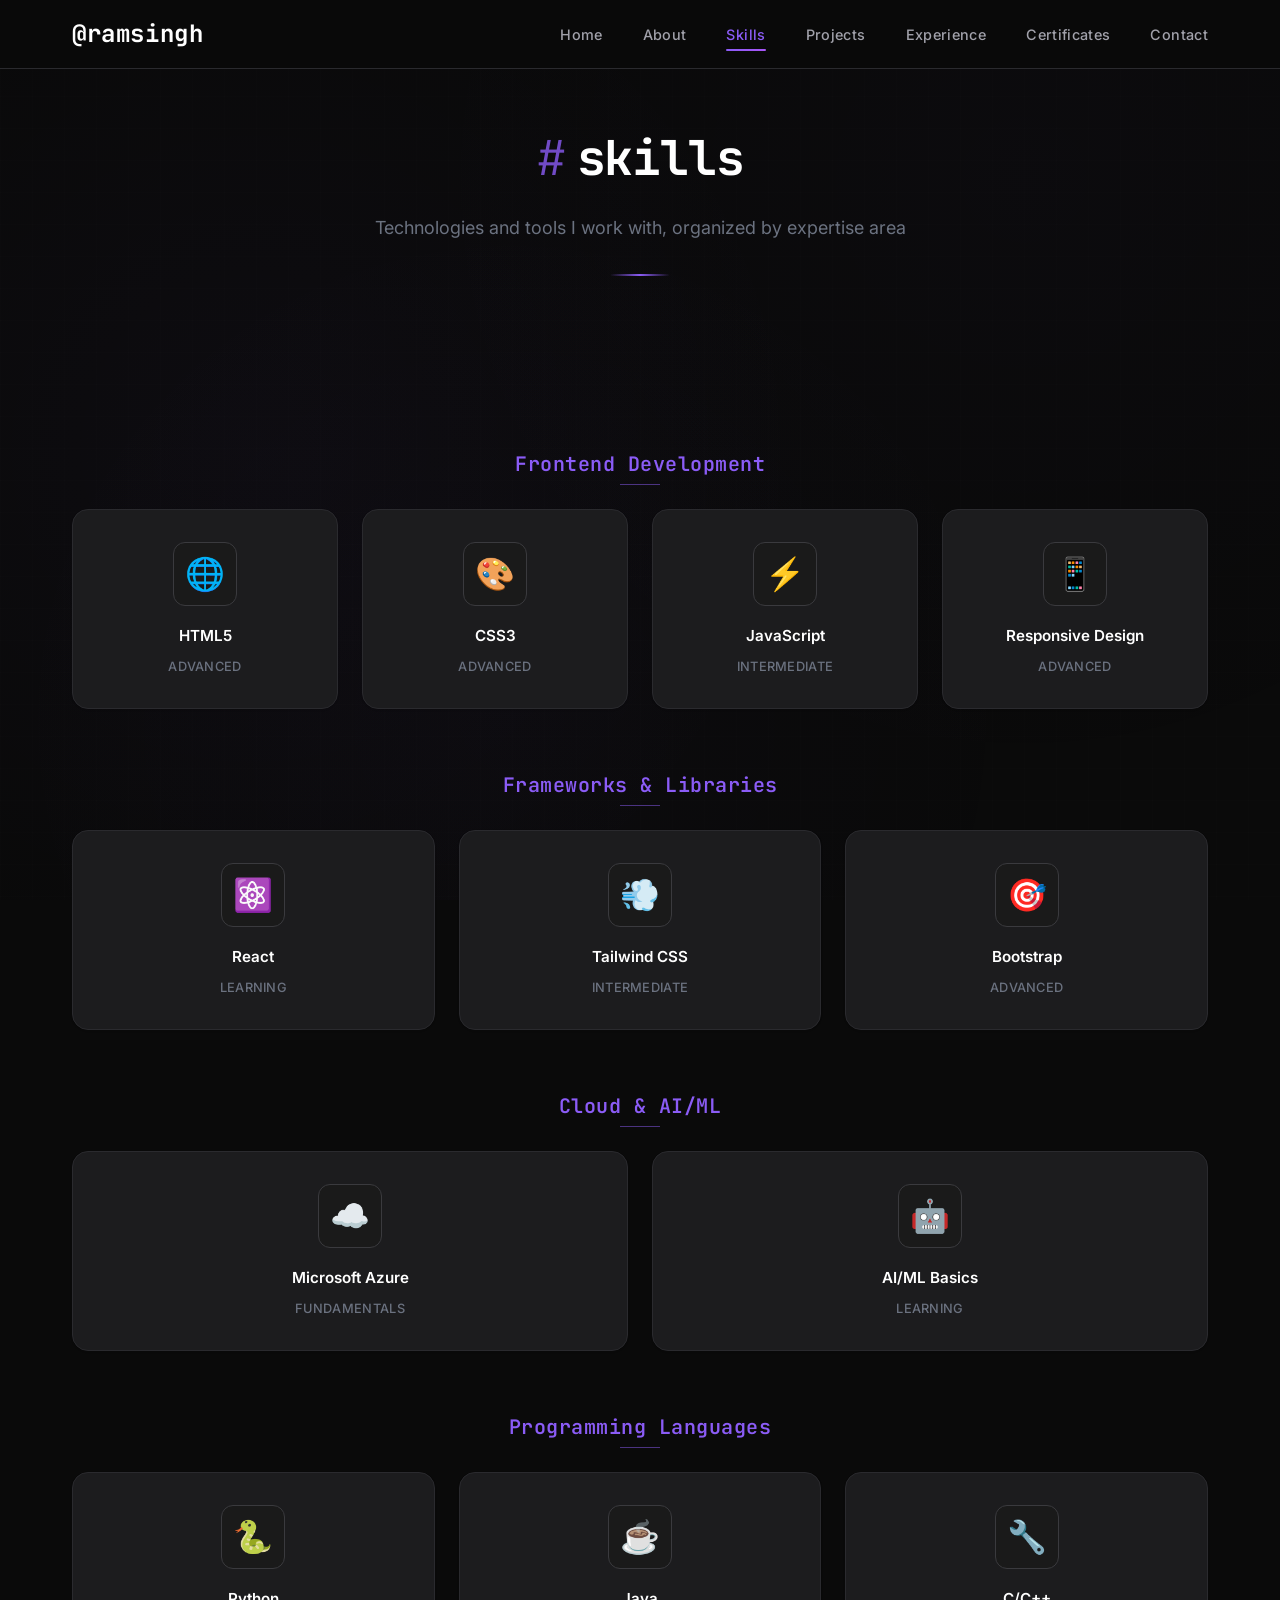
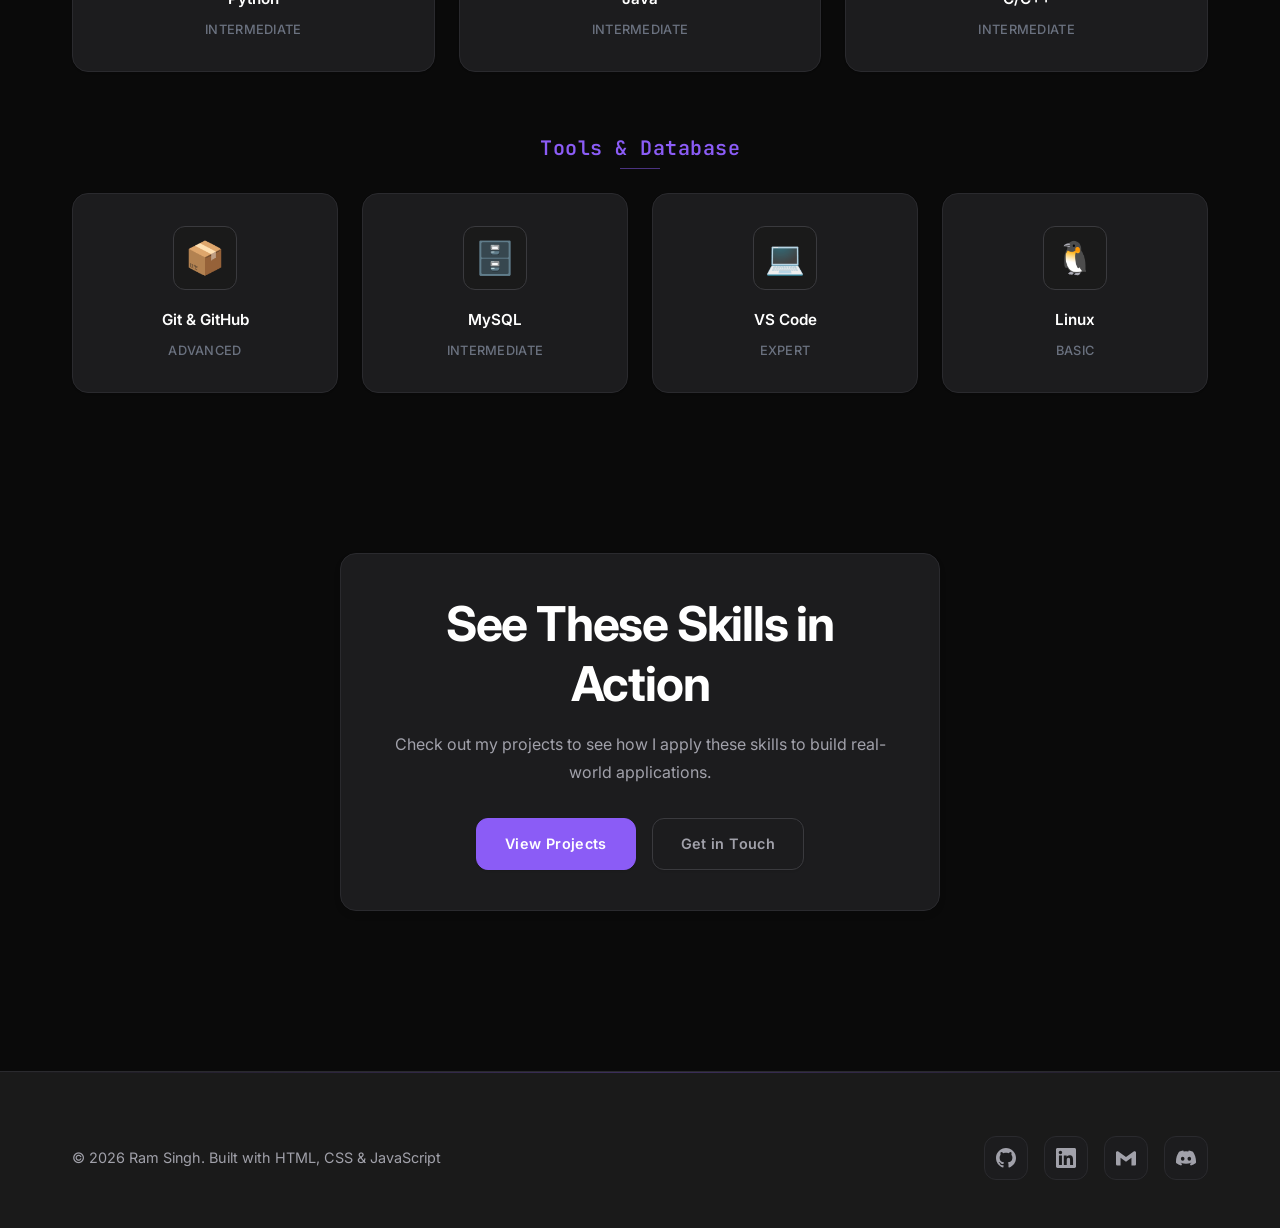
<file: skills/index.html>
<!DOCTYPE html>
<html lang="en">
<head>
    <meta charset="UTF-8">
    <meta name="viewport" content="width=device-width, initial-scale=1.0">
    <meta name="description" content="Ram Singh's Skills - Frontend development, Cloud computing, AI/ML, and programming languages including HTML, CSS, JavaScript, React, Azure, Python, and more.">
    <meta name="keywords" content="Ram Singh, Skills, Frontend Developer, HTML, CSS, JavaScript, React, Azure, Python, Java, MySQL">
    <meta name="author" content="Ram Singh">
    <meta name="robots" content="index, follow">

    <title>Skills | Ram Singh Portfolio</title>

    <!-- Canonical URL -->
    <link rel="canonical" href="https://ramsingh.me/skills/">

    <!-- Open Graph -->
    <meta property="og:title" content="Skills | Ram Singh Portfolio">
    <meta property="og:description" content="Ram Singh's technical skills in frontend development, cloud computing, AI/ML, and programming languages including HTML, CSS, JavaScript, React, and Azure.">
    <meta property="og:type" content="website">
    <meta property="og:url" content="https://ramsingh.me/skills/">
    <meta property="og:image" content="https://ramsingh.me/assets/images/Profile.jpg">
    <meta property="og:site_name" content="Ram Singh Portfolio">

    <!-- Twitter Card -->
    <meta name="twitter:card" content="summary_large_image">
    <meta name="twitter:title" content="Skills | Ram Singh Portfolio">
    <meta name="twitter:description" content="Ram Singh's technical skills in frontend development, cloud computing, AI/ML, and programming languages.">
    <meta name="twitter:image" content="https://ramsingh.me/assets/images/Profile.jpg">

    <!-- Favicon -->
    <link rel="icon" type="image/svg+xml" href="../favicon.svg">

    <!-- Fonts -->
    <link rel="preconnect" href="https://fonts.googleapis.com">
    <link rel="preconnect" href="https://fonts.gstatic.com" crossorigin>
    <link href="https://fonts.googleapis.com/css2?family=Inter:wght@300;400;500;600;700;800&family=JetBrains+Mono:wght@400;500;600&display=swap" rel="stylesheet">

    <!-- Styles -->
    <link rel="stylesheet" href="../css/style.css">
</head>
<body>
    <!-- Skip to main content for accessibility -->
    <a href="#main-content" class="skip-link">Skip to main content</a>

    <!-- Navigation -->
    <header class="navbar">
        <div class="nav-container">
            <a href="../" class="nav-logo">@ramsingh</a>
            <nav aria-label="Main navigation">
                <ul class="nav-links">
                    <li><a href="../">Home</a></li>
                    <li><a href="../about/">About</a></li>
                    <li><a href="./" class="active" aria-current="page">Skills</a></li>
                    <li><a href="../projects/">Projects</a></li>
                    <li><a href="../experience/">Experience</a></li>
                    <li><a href="../certificates/">Certificates</a></li>
                    <li><a href="../contact/">Contact</a></li>
                </ul>
            </nav>
            <button class="mobile-menu-btn" aria-label="Toggle mobile menu" aria-expanded="false">☰</button>
        </div>
    </header>

    <!-- Mobile Menu -->
    <nav class="mobile-menu" aria-label="Mobile navigation">
        <a href="../">Home</a>
        <a href="../about/">About</a>
        <a href="./">Skills</a>
        <a href="../projects/">Projects</a>
        <a href="../experience/">Experience</a>
        <a href="../certificates/">Certificates</a>
        <a href="../contact/">Contact</a>
    </nav>

    <!-- Main Content -->
    <main id="main-content">

    <!-- Skills Header -->
    <section class="section-padding" style="padding-top: 8rem;">
        <div class="container">
            <div class="section-header">
                <h2 class="section-title">skills</h2>
                <p class="section-subtitle">Technologies and tools I work with, organized by expertise area</p>
            </div>
        </div>
    </section>

    <!-- Frontend Skills -->
    <section class="section-padding reveal">
        <div class="container">
            <div class="skill-category">
                <h3 class="skill-category-title">Frontend Development</h3>
                <div class="skills-grid">
                    <div class="skill-item glow-border">
                        <div class="skill-icon">🌐</div>
                        <div class="skill-name">HTML5</div>
                        <div class="skill-level">Advanced</div>
                    </div>

                    <div class="skill-item glow-border">
                        <div class="skill-icon">🎨</div>
                        <div class="skill-name">CSS3</div>
                        <div class="skill-level">Advanced</div>
                    </div>

                    <div class="skill-item glow-border">
                        <div class="skill-icon">⚡</div>
                        <div class="skill-name">JavaScript</div>
                        <div class="skill-level">Intermediate</div>
                    </div>

                    <div class="skill-item glow-border">
                        <div class="skill-icon">📱</div>
                        <div class="skill-name">Responsive Design</div>
                        <div class="skill-level">Advanced</div>
                    </div>
                </div>
            </div>

            <!-- Frameworks & Libraries -->
            <div class="skill-category">
                <h3 class="skill-category-title">Frameworks & Libraries</h3>
                <div class="skills-grid">
                    <div class="skill-item glow-border">
                        <div class="skill-icon">⚛️</div>
                        <div class="skill-name">React</div>
                        <div class="skill-level">Learning</div>
                    </div>

                    <div class="skill-item glow-border">
                        <div class="skill-icon">💨</div>
                        <div class="skill-name">Tailwind CSS</div>
                        <div class="skill-level">Intermediate</div>
                    </div>

                    <div class="skill-item glow-border">
                        <div class="skill-icon">🎯</div>
                        <div class="skill-name">Bootstrap</div>
                        <div class="skill-level">Advanced</div>
                    </div>
                </div>
            </div>

            <!-- Cloud & AI/ML -->
            <div class="skill-category">
                <h3 class="skill-category-title">Cloud & AI/ML</h3>
                <div class="skills-grid">
                    <div class="skill-item glow-border">
                        <div class="skill-icon">☁️</div>
                        <div class="skill-name">Microsoft Azure</div>
                        <div class="skill-level">Fundamentals</div>
                    </div>

                    <div class="skill-item glow-border">
                        <div class="skill-icon">🤖</div>
                        <div class="skill-name">AI/ML Basics</div>
                        <div class="skill-level">Learning</div>
                    </div>
                </div>
            </div>

            <!-- Programming Languages -->
            <div class="skill-category">
                <h3 class="skill-category-title">Programming Languages</h3>
                <div class="skills-grid">
                    <div class="skill-item glow-border">
                        <div class="skill-icon">🐍</div>
                        <div class="skill-name">Python</div>
                        <div class="skill-level">Intermediate</div>
                    </div>

                    <div class="skill-item glow-border">
                        <div class="skill-icon">☕</div>
                        <div class="skill-name">Java</div>
                        <div class="skill-level">Intermediate</div>
                    </div>

                    <div class="skill-item glow-border">
                        <div class="skill-icon">🔧</div>
                        <div class="skill-name">C/C++</div>
                        <div class="skill-level">Intermediate</div>
                    </div>
                </div>
            </div>

            <!-- Tools & Database -->
            <div class="skill-category">
                <h3 class="skill-category-title">Tools & Database</h3>
                <div class="skills-grid">
                    <div class="skill-item glow-border">
                        <div class="skill-icon">📦</div>
                        <div class="skill-name">Git & GitHub</div>
                        <div class="skill-level">Advanced</div>
                    </div>

                    <div class="skill-item glow-border">
                        <div class="skill-icon">🗄️</div>
                        <div class="skill-name">MySQL</div>
                        <div class="skill-level">Intermediate</div>
                    </div>

                    <div class="skill-item glow-border">
                        <div class="skill-icon">💻</div>
                        <div class="skill-name">VS Code</div>
                        <div class="skill-level">Expert</div>
                    </div>

                    <div class="skill-item glow-border">
                        <div class="skill-icon">🐧</div>
                        <div class="skill-name">Linux</div>
                        <div class="skill-level">Basic</div>
                    </div>
                </div>
            </div>
        </div>
    </section>

    <!-- Call to Action -->
    <section class="section-padding">
        <div class="container">
            <div class="card glow-border reveal" style="text-align: center; max-width: 600px; margin: 0 auto;">
                <h2 style="margin-bottom: 1rem;">See These Skills in Action</h2>
                <p style="color: var(--text-secondary); margin-bottom: 2rem;">Check out my projects to see how I apply these skills to build real-world applications.</p>
                <div style="display: flex; gap: 1rem; justify-content: center; flex-wrap: wrap;">
                    <a href="../projects/" class="btn btn-primary">View Projects</a>
                    <a href="../contact/" class="btn btn-secondary">Get in Touch</a>
                </div>
            </div>
        </div>
    </section>

    </main>

    <!-- Footer -->
    <footer class="footer">
        <div class="container">
            <div class="footer-content">
                <div class="footer-text">
                    <p>&copy; 2026 Ram Singh. Built with HTML, CSS & JavaScript</p>
                </div>
                <div class="social-links">
                    <a href="https://github.com/Ramsingh4656" class="social-link" target="_blank" rel="noopener noreferrer" aria-label="GitHub Profile">
                        <svg width="20" height="20" viewBox="0 0 24 24" fill="currentColor" aria-hidden="true">
                            <path d="M12 0c-6.626 0-12 5.373-12 12 0 5.302 3.438 9.8 8.207 11.387.599.111.793-.261.793-.577v-2.234c-3.338.726-4.033-1.416-4.033-1.416-.546-1.387-1.333-1.756-1.333-1.756-1.089-.745.083-.729.083-.729 1.205.084 1.839 1.237 1.839 1.237 1.07 1.834 2.807 1.304 3.492.997.107-.775.418-1.305.762-1.604-2.665-.305-5.467-1.334-5.467-5.931 0-1.311.469-2.381 1.236-3.221-.124-.303-.535-1.524.117-3.176 0 0 1.008-.322 3.301 1.23.957-.266 1.983-.399 3.003-.404 1.02.005 2.047.138 3.006.404 2.291-1.552 3.297-1.23 3.297-1.23.653 1.653.242 2.874.118 3.176.77.84 1.235 1.911 1.235 3.221 0 4.609-2.807 5.624-5.479 5.921.43.372.823 1.102.823 2.222v3.293c0 .319.192.694.801.576 4.765-1.589 8.199-6.086 8.199-11.386 0-6.627-5.373-12-12-12z"/>
                        </svg>
                    </a>
                    <a href="https://linkedin.com/in/ram-singh4656" class="social-link" target="_blank" rel="noopener noreferrer" aria-label="LinkedIn Profile">
                        <svg width="20" height="20" viewBox="0 0 24 24" fill="currentColor" aria-hidden="true">
                            <path d="M20.447 20.452h-3.554v-5.569c0-1.328-.027-3.037-1.852-3.037-1.853 0-2.136 1.445-2.136 2.939v5.667H9.351V9h3.414v1.561h.046c.477-.9 1.637-1.85 3.37-1.85 3.601 0 4.267 2.37 4.267 5.455v6.286zM5.337 7.433c-1.144 0-2.063-.926-2.063-2.065 0-1.138.92-2.063 2.063-2.063 1.14 0 2.064.925 2.064 2.063 0 1.139-.925 2.065-2.064 2.065zm1.782 13.019H3.555V9h3.564v11.452zM22.225 0H1.771C.792 0 0 .774 0 1.729v20.542C0 23.227.792 24 1.771 24h20.451C23.2 24 24 23.227 24 22.271V1.729C24 .774 23.2 0 22.222 0h.003z"/>
                        </svg>
                    </a>
                    <a href="mailto:ram01singh4656@gmail.com" class="social-link" aria-label="Email Contact">
                        <svg width="20" height="20" viewBox="0 0 24 24" fill="currentColor" aria-hidden="true">
                            <path d="M24 5.457v13.909c0 .904-.732 1.636-1.636 1.636h-3.819V11.73L12 16.64l-6.545-4.91v9.273H1.636A1.636 1.636 0 0 1 0 19.366V5.457c0-.904.732-1.636 1.636-1.636h.749L12 10.724l9.615-6.903h.749c.904 0 1.636.732 1.636 1.636z"/>
                        </svg>
                    </a>
                    <a href="https://discord.com/users/874953017227628554" class="social-link" target="_blank" rel="noopener noreferrer" aria-label="Discord">
                        <svg width="20" height="20" viewBox="0 0 24 24" fill="currentColor">
                            <path d="M20.317 4.37a19.791 19.791 0 0 0-4.885-1.515.074.074 0 0 0-.079.037c-.21.375-.444.864-.608 1.25a18.27 18.27 0 0 0-5.487 0 12.64 12.64 0 0 0-.617-1.25.077.077 0 0 0-.079-.037A19.736 19.736 0 0 0 3.677 4.37a.07.07 0 0 0-.032.027C.533 9.046-.32 13.58.099 18.057a.082.082 0 0 0 .031.057 19.9 19.9 0 0 0 5.993 3.03.078.078 0 0 0 .084-.028c.462-.63.874-1.295 1.226-1.994a.076.076 0 0 0-.041-.106 13.107 13.107 0 0 1-1.872-.892.077.077 0 0 1-.008-.128 10.2 10.2 0 0 0 .372-.292.074.074 0 0 1 .077-.01c3.928 1.793 8.18 1.793 12.062 0a.074.074 0 0 1 .078.01c.12.098.246.198.373.292a.077.077 0 0 1-.006.127 12.299 12.299 0 0 1-1.873.892.077.077 0 0 0-.041.107c.36.698.772 1.362 1.225 1.993a.076.076 0 0 0 .084.028 19.839 19.839 0 0 0 6.002-3.03.077.077 0 0 0 .032-.054c.5-5.177-.838-9.674-3.549-13.66a.061.061 0 0 0-.031-.03zM8.02 15.33c-1.183 0-2.157-1.085-2.157-2.419 0-1.333.956-2.419 2.157-2.419 1.21 0 2.176 1.096 2.157 2.42 0 1.333-.956 2.418-2.157 2.418zm7.975 0c-1.183 0-2.157-1.085-2.157-2.419 0-1.333.955-2.419 2.157-2.419 1.21 0 2.176 1.096 2.157 2.42 0 1.333-.946 2.418-2.157 2.418z"/>
                        </svg>
                    </a>
                </div>
            </div>
        </div>
    </footer>

    <!-- Scripts -->
    <script src="../js/script.js"></script>
</body>
</html>
</file>
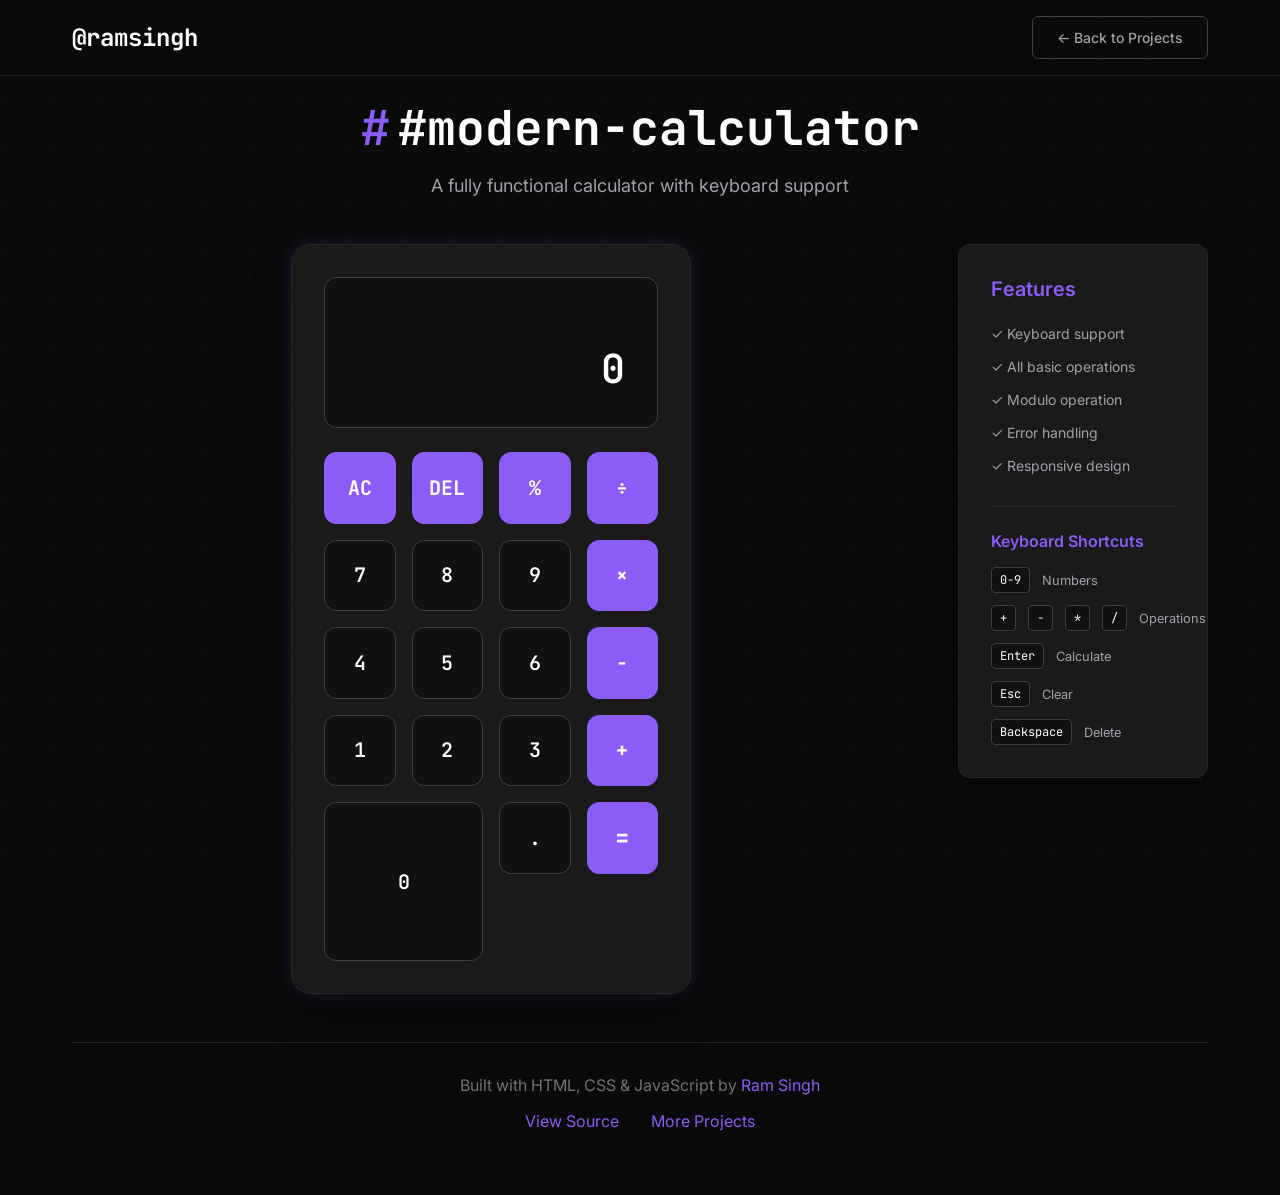
<file: projects/modern-calculator/index.html>
<!DOCTYPE html>
<html lang="en">
<head>
    <meta charset="UTF-8">
    <meta name="viewport" content="width=device-width, initial-scale=1.0">
    <meta name="description" content="Modern Calculator by Ram Singh - A fully functional, responsive calculator with keyboard support, error handling, and clean UI built with HTML, CSS, and JavaScript.">
    <meta name="keywords" content="Calculator, JavaScript, Math, Ram Singh, Web App, Responsive">
    <meta name="author" content="Ram Singh">
    <meta name="robots" content="index, follow">
    
    <title>Modern Calculator | Ram Singh Portfolio</title>

    <!-- Canonical URL -->
    <link rel="canonical" href="https://ramsingh.me/projects/modern-calculator/">

    <!-- Open Graph -->
    <meta property="og:title" content="Modern Calculator | Ram Singh Portfolio">
    <meta property="og:description" content="A fully functional, responsive calculator with keyboard support and clean UI built with HTML, CSS, and JavaScript.">
    <meta property="og:type" content="website">
    <meta property="og:url" content="https://ramsingh.me/projects/modern-calculator/">
    <meta property="og:image" content="https://ramsingh.me/assets/images/Profile.jpg">
    <meta property="og:site_name" content="Ram Singh Portfolio">

    <!-- Twitter Card -->
    <meta name="twitter:card" content="summary_large_image">
    <meta name="twitter:title" content="Modern Calculator | Ram Singh Portfolio">
    <meta name="twitter:description" content="A fully functional, responsive calculator with keyboard support and clean UI.">
    <meta name="twitter:image" content="https://ramsingh.me/assets/images/Profile.jpg">
    
    <!-- Favicon -->
    <link rel="icon" type="image/svg+xml" href="../../favicon.svg">
    
    <!-- Fonts -->
    <link rel="preconnect" href="https://fonts.googleapis.com">
    <link rel="preconnect" href="https://fonts.gstatic.com" crossorigin>
    <link href="https://fonts.googleapis.com/css2?family=Inter:wght@300;400;500;600;700;800&family=JetBrains+Mono:wght@400;500;600&display=swap" rel="stylesheet">
    
    <!-- Styles -->
    <link rel="stylesheet" href="style.css">
</head>
<body>
    <!-- Navigation -->
    <nav class="navbar">
        <div class="nav-container">
            <a href="../../" class="nav-logo">@ramsingh</a>
            <div class="nav-links">
                <a href="../../projects/" class="btn btn-secondary">← Back to Projects</a>
            </div>
        </div>
    </nav>

    <!-- Calculator App -->
    <div class="app-container">
        <div class="app-header">
            <h1 class="app-title">#modern-calculator</h1>
            <p class="app-subtitle">A fully functional calculator with keyboard support</p>
        </div>
        
        <div class="calculator-container">
            <div class="calculator">
                <div class="display">
                    <div class="previous-operand" id="previous"></div>
                    <div class="current-operand" id="current">0</div>
                </div>
                <div class="buttons">
                    <button class="btn btn-function" onclick="calculator.clear()" data-key="Escape" aria-label="Clear all">AC</button>
                    <button class="btn btn-function" onclick="calculator.delete()" data-key="Backspace" aria-label="Delete last entry">DEL</button>
                    <button class="btn btn-function" onclick="calculator.chooseOperation('%')" data-key="%" aria-label="Modulo">%</button>
                    <button class="btn btn-operator" onclick="calculator.chooseOperation('÷')" data-key="/" aria-label="Divide">÷</button>
                    
                    <button class="btn btn-number" onclick="calculator.appendNumber('7')" data-key="7" aria-label="Seven">7</button>
                    <button class="btn btn-number" onclick="calculator.appendNumber('8')" data-key="8" aria-label="Eight">8</button>
                    <button class="btn btn-number" onclick="calculator.appendNumber('9')" data-key="9" aria-label="Nine">9</button>
                    <button class="btn btn-operator" onclick="calculator.chooseOperation('×')" data-key="*" aria-label="Multiply">×</button>
                    
                    <button class="btn btn-number" onclick="calculator.appendNumber('4')" data-key="4" aria-label="Four">4</button>
                    <button class="btn btn-number" onclick="calculator.appendNumber('5')" data-key="5" aria-label="Five">5</button>
                    <button class="btn btn-number" onclick="calculator.appendNumber('6')" data-key="6" aria-label="Six">6</button>
                    <button class="btn btn-operator" onclick="calculator.chooseOperation('-')" data-key="-" aria-label="Subtract">-</button>
                    
                    <button class="btn btn-number" onclick="calculator.appendNumber('1')" data-key="1" aria-label="One">1</button>
                    <button class="btn btn-number" onclick="calculator.appendNumber('2')" data-key="2" aria-label="Two">2</button>
                    <button class="btn btn-number" onclick="calculator.appendNumber('3')" data-key="3" aria-label="Three">3</button>
                    <button class="btn btn-operator" onclick="calculator.chooseOperation('+')" data-key="+" aria-label="Add">+</button>
                    
                    <button class="btn btn-number btn-zero" onclick="calculator.appendNumber('0')" data-key="0" aria-label="Zero">0</button>
                    <button class="btn btn-number" onclick="calculator.appendNumber('.')" data-key="." aria-label="Decimal point">.</button>
                    <button class="btn btn-equals" onclick="calculator.calculate()" data-key="Enter" aria-label="Calculate result">=</button>
                </div>
            </div>
            
            <div class="features">
                <h3>Features</h3>
                <ul>
                    <li>✓ Keyboard support</li>
                    <li>✓ All basic operations</li>
                    <li>✓ Modulo operation</li>
                    <li>✓ Error handling</li>
                    <li>✓ Responsive design</li>
                </ul>
                
                <div class="keyboard-shortcuts">
                    <h4>Keyboard Shortcuts</h4>
                    <div class="shortcut-list">
                        <div class="shortcut">
                            <kbd>0-9</kbd>
                            <span>Numbers</span>
                        </div>
                        <div class="shortcut">
                            <kbd>+</kbd><kbd>-</kbd><kbd>*</kbd><kbd>/</kbd>
                            <span>Operations</span>
                        </div>
                        <div class="shortcut">
                            <kbd>Enter</kbd>
                            <span>Calculate</span>
                        </div>
                        <div class="shortcut">
                            <kbd>Esc</kbd>
                            <span>Clear</span>
                        </div>
                        <div class="shortcut">
                            <kbd>Backspace</kbd>
                            <span>Delete</span>
                        </div>
                    </div>
                </div>
            </div>
        </div>
        
        <div class="app-footer">
            <p>Built with HTML, CSS & JavaScript by <a href="../../">Ram Singh</a></p>
            <div class="app-links">
                <a href="https://github.com/Ramsingh4656/Modern-Calculator" target="_blank" rel="noopener noreferrer">View Source</a>
                <a href="../../projects/">More Projects</a>
            </div>
        </div>
    </div>
    
    <script src="script.js"></script>
</body>
</html>
</file>
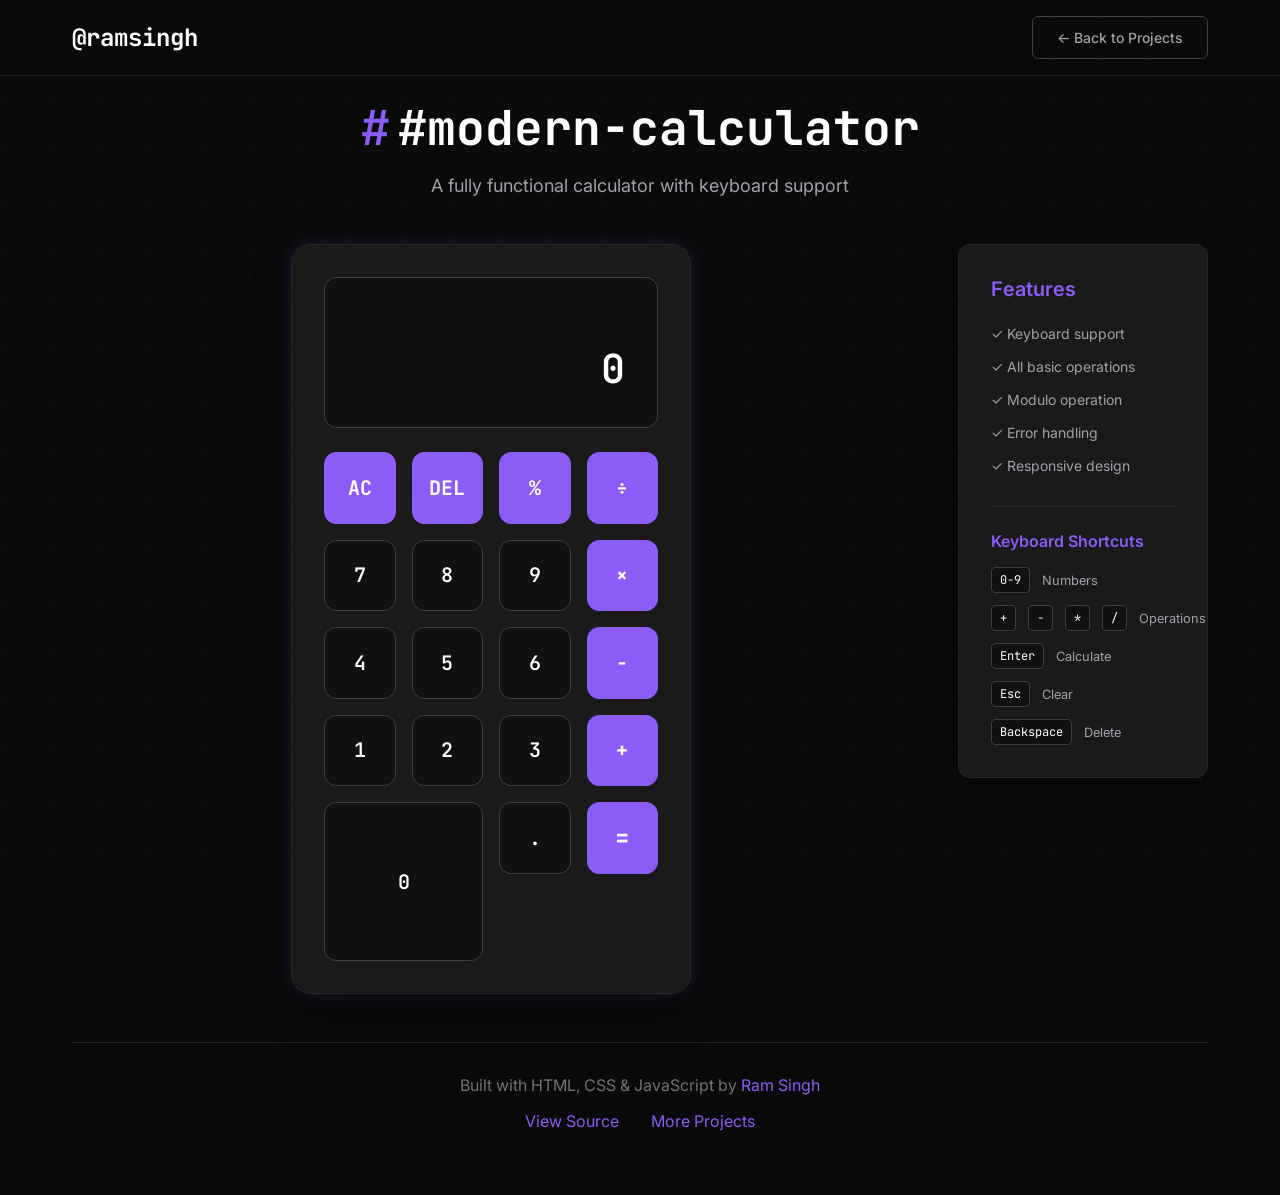
<file: projects/mordencalulator/index.html>
<!DOCTYPE html>
<html lang="en">
<head>
    <meta charset="UTF-8">
    <meta name="viewport" content="width=device-width, initial-scale=1.0">
    <meta name="description" content="Modern Calculator by Ram Singh - A fully functional calculator with keyboard support and clean UI.">
    <meta name="keywords" content="Calculator, JavaScript, Math, Ram Singh, Web App">
    <meta name="author" content="Ram Singh">
    
    <title>Modern Calculator - Ram Singh</title>
    
    <!-- Favicon -->
    <link rel="icon" type="image/svg+xml" href="../../favicon.svg">
    
    <!-- Fonts -->
    <link rel="preconnect" href="https://fonts.googleapis.com">
    <link rel="preconnect" href="https://fonts.gstatic.com" crossorigin>
    <link href="https://fonts.googleapis.com/css2?family=Inter:wght@300;400;500;600;700;800&family=JetBrains+Mono:wght@400;500;600&display=swap" rel="stylesheet">
    
    <!-- Styles -->
    <link rel="stylesheet" href="style.css">
</head>
<body>
    <!-- Navigation -->
    <nav class="navbar">
        <div class="nav-container">
            <a href="../../" class="nav-logo">@ramsingh</a>
            <div class="nav-links">
                <a href="../../projects/" class="btn btn-secondary">← Back to Projects</a>
            </div>
        </div>
    </nav>

    <!-- Calculator App -->
    <div class="app-container">
        <div class="app-header">
            <h1 class="app-title">#modern-calculator</h1>
            <p class="app-subtitle">A fully functional calculator with keyboard support</p>
        </div>
        
        <div class="calculator-container">
            <div class="calculator">
                <div class="display">
                    <div class="previous-operand" id="previous"></div>
                    <div class="current-operand" id="current">0</div>
                </div>
                <div class="buttons">
                    <button class="btn btn-function" onclick="calculator.clear()" data-key="Escape" aria-label="Clear all">AC</button>
                    <button class="btn btn-function" onclick="calculator.delete()" data-key="Backspace" aria-label="Delete last entry">DEL</button>
                    <button class="btn btn-function" onclick="calculator.chooseOperation('%')" data-key="%" aria-label="Modulo">%</button>
                    <button class="btn btn-operator" onclick="calculator.chooseOperation('÷')" data-key="/" aria-label="Divide">÷</button>
                    
                    <button class="btn btn-number" onclick="calculator.appendNumber('7')" data-key="7" aria-label="Seven">7</button>
                    <button class="btn btn-number" onclick="calculator.appendNumber('8')" data-key="8" aria-label="Eight">8</button>
                    <button class="btn btn-number" onclick="calculator.appendNumber('9')" data-key="9" aria-label="Nine">9</button>
                    <button class="btn btn-operator" onclick="calculator.chooseOperation('×')" data-key="*" aria-label="Multiply">×</button>
                    
                    <button class="btn btn-number" onclick="calculator.appendNumber('4')" data-key="4" aria-label="Four">4</button>
                    <button class="btn btn-number" onclick="calculator.appendNumber('5')" data-key="5" aria-label="Five">5</button>
                    <button class="btn btn-number" onclick="calculator.appendNumber('6')" data-key="6" aria-label="Six">6</button>
                    <button class="btn btn-operator" onclick="calculator.chooseOperation('-')" data-key="-" aria-label="Subtract">-</button>
                    
                    <button class="btn btn-number" onclick="calculator.appendNumber('1')" data-key="1" aria-label="One">1</button>
                    <button class="btn btn-number" onclick="calculator.appendNumber('2')" data-key="2" aria-label="Two">2</button>
                    <button class="btn btn-number" onclick="calculator.appendNumber('3')" data-key="3" aria-label="Three">3</button>
                    <button class="btn btn-operator" onclick="calculator.chooseOperation('+')" data-key="+" aria-label="Add">+</button>
                    
                    <button class="btn btn-number btn-zero" onclick="calculator.appendNumber('0')" data-key="0" aria-label="Zero">0</button>
                    <button class="btn btn-number" onclick="calculator.appendNumber('.')" data-key="." aria-label="Decimal point">.</button>
                    <button class="btn btn-equals" onclick="calculator.calculate()" data-key="Enter" aria-label="Calculate result">=</button>
                </div>
            </div>
            
            <div class="features">
                <h3>Features</h3>
                <ul>
                    <li>✓ Keyboard support</li>
                    <li>✓ All basic operations</li>
                    <li>✓ Modulo operation</li>
                    <li>✓ Error handling</li>
                    <li>✓ Responsive design</li>
                </ul>
                
                <div class="keyboard-shortcuts">
                    <h4>Keyboard Shortcuts</h4>
                    <div class="shortcut-list">
                        <div class="shortcut">
                            <kbd>0-9</kbd>
                            <span>Numbers</span>
                        </div>
                        <div class="shortcut">
                            <kbd>+</kbd><kbd>-</kbd><kbd>*</kbd><kbd>/</kbd>
                            <span>Operations</span>
                        </div>
                        <div class="shortcut">
                            <kbd>Enter</kbd>
                            <span>Calculate</span>
                        </div>
                        <div class="shortcut">
                            <kbd>Esc</kbd>
                            <span>Clear</span>
                        </div>
                        <div class="shortcut">
                            <kbd>Backspace</kbd>
                            <span>Delete</span>
                        </div>
                    </div>
                </div>
            </div>
        </div>
        
        <div class="app-footer">
            <p>Built with HTML, CSS & JavaScript by <a href="../../">Ram Singh</a></p>
            <div class="app-links">
                <a href="https://github.com/Ramsingh4656/Modern-Calculator" target="_blank" rel="noopener">View Source</a>
                <a href="../../projects/">More Projects</a>
            </div>
        </div>
    </div>
    
    <script src="script.js"></script>
</body>
</html>
</file>
<file: css/style.css>
/* ===== CSS RESET & BASE STYLES ===== */
* {
    margin: 0;
    padding: 0;
    box-sizing: border-box;
}

:root {
    /* ===== REFINED COLOR SYSTEM ===== */
    /* Background Layers */
    --bg-primary: #0a0a0a;
    --bg-secondary: #111111;
    --bg-elevated: #1a1a1a;
    --bg-card: #1c1c1e;
    --bg-card-hover: #252529;
    --bg-glass: rgba(28, 28, 30, 0.8);
    
    /* Violet/Purple Accent System */
    --accent-primary: #8b5cf6;
    --accent-hover: #a855f7;
    --accent-light: #c084fc;
    --accent-glow: rgba(139, 92, 246, 0.25);
    --accent-glow-strong: rgba(139, 92, 246, 0.4);
    --accent-border: rgba(139, 92, 246, 0.3);
    --accent-subtle: rgba(139, 92, 246, 0.1);
    
    /* Text Hierarchy */
    --text-primary: #ffffff;
    --text-secondary: #a1a1aa;
    --text-muted: #6b7280;
    --text-accent: var(--accent-primary);
    
    /* Border System */
    --border-primary: #2a2a2e;
    --border-secondary: #3a3a3e;
    --border-accent: var(--accent-border);
    --border-focus: var(--accent-primary);
    
    /* Shadow System */
    --shadow-sm: 0 1px 2px rgba(0, 0, 0, 0.1);
    --shadow-md: 0 4px 6px rgba(0, 0, 0, 0.1);
    --shadow-lg: 0 10px 15px rgba(0, 0, 0, 0.1);
    --shadow-xl: 0 20px 25px rgba(0, 0, 0, 0.15);
    --shadow-glow: 0 0 20px var(--accent-glow);
    --shadow-glow-strong: 0 0 30px var(--accent-glow-strong);
    
    /* Typography System */
    --font-primary: 'Inter', -apple-system, BlinkMacSystemFont, 'Segoe UI', sans-serif;
    --font-mono: 'JetBrains Mono', 'Fira Code', 'SF Mono', monospace;
    
    /* Font Weights */
    --font-light: 300;
    --font-regular: 400;
    --font-medium: 500;
    --font-semibold: 600;
    --font-bold: 700;
    --font-extrabold: 800;
    
    /* Line Heights */
    --line-height-tight: 1.25;
    --line-height-normal: 1.5;
    --line-height-relaxed: 1.75;
    
    /* Letter Spacing */
    --letter-spacing-tight: -0.025em;
    --letter-spacing-normal: 0;
    --letter-spacing-wide: 0.025em;
    
    /* Spacing System */
    --container-max-width: 1200px;
    --section-padding: 4rem 0;
    --section-gap: 6rem;
    --card-padding: 2.5rem;
    --element-gap: 1.5rem;
    
    /* Transition System */
    --transition-fast: 0.15s cubic-bezier(0.4, 0, 0.2, 1);
    --transition-normal: 0.25s cubic-bezier(0.4, 0, 0.2, 1);
    --transition-slow: 0.4s cubic-bezier(0.4, 0, 0.2, 1);
    
    /* Border Radius */
    --radius-sm: 0.375rem;
    --radius-md: 0.5rem;
    --radius-lg: 0.75rem;
    --radius-xl: 1rem;
    
    /* Z-Index Scale */
    --z-dropdown: 1000;
    --z-sticky: 1020;
    --z-fixed: 1030;
    --z-modal: 1040;
    --z-popover: 1050;
    --z-tooltip: 1060;
}

html {
    scroll-behavior: smooth;
    font-size: 16px;
}

body {
    font-family: var(--font-primary);
    background-color: var(--bg-primary);
    color: var(--text-primary);
    line-height: var(--line-height-normal);
    overflow-x: hidden;
    font-weight: var(--font-regular);
    -webkit-font-smoothing: antialiased;
    -moz-osx-font-smoothing: grayscale;
}

/* ===== ENHANCED BACKGROUND SYSTEM ===== */
body::before {
    content: '';
    position: fixed;
    top: 0;
    left: 0;
    width: 100%;
    height: 100%;
    background: 
        radial-gradient(circle at 20% 50%, rgba(139, 92, 246, 0.03) 0%, transparent 50%),
        radial-gradient(circle at 80% 20%, rgba(139, 92, 246, 0.02) 0%, transparent 50%),
        radial-gradient(circle at 40% 80%, rgba(139, 92, 246, 0.02) 0%, transparent 50%);
    pointer-events: none;
    z-index: -2;
}

body::after {
    content: '';
    position: fixed;
    top: 0;
    left: 0;
    width: 100%;
    height: 100%;
    background-image: 
        linear-gradient(rgba(255, 255, 255, 0.008) 1px, transparent 1px),
        linear-gradient(90deg, rgba(255, 255, 255, 0.008) 1px, transparent 1px);
    background-size: 32px 32px;
    pointer-events: none;
    z-index: -1;
}

/* ===== IMPROVED TYPOGRAPHY SYSTEM ===== */
h1, h2, h3, h4, h5, h6 {
    font-weight: var(--font-semibold);
    line-height: var(--line-height-tight);
    letter-spacing: var(--letter-spacing-tight);
    color: var(--text-primary);
}

h1 {
    font-size: clamp(2.5rem, 5vw, 4rem);
    font-weight: var(--font-extrabold);
    letter-spacing: -0.02em;
}

h2 {
    font-size: clamp(2rem, 4vw, 3rem);
    font-weight: var(--font-bold);
}

h3 {
    font-size: clamp(1.25rem, 2.5vw, 1.5rem);
    font-weight: var(--font-semibold);
}

p {
    line-height: var(--line-height-relaxed);
    color: var(--text-secondary);
}

/* ===== UTILITY CLASSES ===== */
.container {
    max-width: var(--container-max-width);
    margin: 0 auto;
    padding: 0 2rem;
}

.section-padding {
    padding: var(--section-padding);
}

.text-gradient {
    background: linear-gradient(135deg, var(--accent-primary), var(--accent-hover));
    -webkit-background-clip: text;
    -webkit-text-fill-color: transparent;
    background-clip: text;
    font-weight: var(--font-bold);
}

/* Screen reader only content */
.sr-only {
    position: absolute;
    width: 1px;
    height: 1px;
    padding: 0;
    margin: -1px;
    overflow: hidden;
    clip: rect(0, 0, 0, 0);
    white-space: nowrap;
    border: 0;
}

/* Skip navigation link */
.skip-link {
    position: absolute;
    top: -40px;
    left: 6px;
    background: var(--accent-primary);
    color: white;
    padding: 8px;
    text-decoration: none;
    border-radius: var(--radius-sm);
    font-weight: var(--font-semibold);
    z-index: var(--z-tooltip);
    transition: top var(--transition-fast);
}

.skip-link:focus {
    top: 6px;
}

/* Enhanced focus-visible styles for better accessibility */
*:focus-visible {
    outline: 2px solid var(--accent-primary);
    outline-offset: 2px;
    border-radius: var(--radius-sm);
}

/* Remove default focus outline when focus-visible is supported */
*:focus:not(:focus-visible) {
    outline: none;
}

/* Specific focus styles for interactive elements */
a:focus-visible,
button:focus-visible,
input:focus-visible,
textarea:focus-visible,
select:focus-visible {
    outline: 2px solid var(--accent-primary);
    outline-offset: 2px;
    border-radius: var(--radius-sm);
}

/* Form error messages */
.error-message {
    color: #ef4444;
    font-size: 0.875rem;
    margin-top: 0.25rem;
    min-height: 1.25rem;
    display: block;
}

.error-message:empty {
    display: none;
}

/* Form success messages */
.success-message {
    color: var(--accent-primary);
    font-size: 0.875rem;
    margin-top: 1rem;
    padding: 0.75rem;
    background: var(--accent-subtle);
    border: 1px solid var(--accent-border);
    border-radius: var(--radius-md);
    text-align: center;
    display: block;
}

/* Form field validation states */
input:invalid,
textarea:invalid {
    border-color: #ef4444;
}

input:valid,
textarea:valid {
    border-color: var(--border-primary);
}

/* Loading button state */
.btn[aria-busy="true"] {
    position: relative;
    color: transparent;
}

.btn[aria-busy="true"]::after {
    content: '';
    position: absolute;
    width: 16px;
    height: 16px;
    top: 50%;
    left: 50%;
    margin-left: -8px;
    margin-top: -8px;
    border: 2px solid transparent;
    border-top-color: currentColor;
    border-radius: 50%;
    animation: spin 1s linear infinite;
}

@keyframes spin {
    0% { transform: rotate(0deg); }
    100% { transform: rotate(360deg); }
}

/* ===== ENHANCED GLOW SYSTEM ===== */
.glow-border {
    border: 1px solid var(--border-primary);
    background: var(--bg-card);
    backdrop-filter: blur(8px);
    -webkit-backdrop-filter: blur(8px);
    box-shadow: var(--shadow-md);
    transition: all var(--transition-normal);
    position: relative;
}

.glow-border::before {
    content: '';
    position: absolute;
    inset: 0;
    padding: 1px;
    background: linear-gradient(135deg, var(--accent-border), transparent, var(--accent-border));
    border-radius: inherit;
    mask: linear-gradient(#fff 0 0) content-box, linear-gradient(#fff 0 0);
    mask-composite: xor;
    -webkit-mask-composite: xor;
    opacity: 0;
    transition: opacity var(--transition-normal);
}

.glow-border:hover {
    transform: translateY(-2px);
    box-shadow: var(--shadow-xl), var(--shadow-glow);
    border-color: var(--border-accent);
    background: var(--bg-card-hover);
}

.glow-border:hover::before {
    opacity: 1;
}

/* ===== ENHANCED NAVIGATION ===== */
.navbar {
    position: fixed;
    top: 0;
    left: 0;
    right: 0;
    background: rgba(10, 10, 10, 0.85);
    backdrop-filter: blur(20px);
    -webkit-backdrop-filter: blur(20px);
    border-bottom: 1px solid var(--border-primary);
    z-index: var(--z-sticky);
    transition: all var(--transition-normal);
}

.navbar.scrolled {
    background: rgba(10, 10, 10, 0.95);
    border-bottom-color: var(--border-secondary);
    box-shadow: var(--shadow-lg);
}

.nav-container {
    display: flex;
    justify-content: space-between;
    align-items: center;
    padding: 1rem 2rem;
    max-width: var(--container-max-width);
    margin: 0 auto;
}

.nav-logo {
    font-size: 1.5rem;
    font-weight: var(--font-bold);
    color: var(--text-primary);
    text-decoration: none;
    font-family: var(--font-mono);
    letter-spacing: var(--letter-spacing-wide);
    transition: color var(--transition-fast);
}

.nav-logo:hover {
    color: var(--accent-primary);
}

.nav-links {
    display: flex;
    gap: 2.5rem;
    list-style: none;
    align-items: center;
}

.nav-links a {
    color: var(--text-secondary);
    text-decoration: none;
    font-weight: var(--font-medium);
    font-size: 0.9rem;
    letter-spacing: var(--letter-spacing-wide);
    transition: all var(--transition-fast);
    position: relative;
    padding: 0.5rem 0;
}

.nav-links a::after {
    content: '';
    position: absolute;
    bottom: 0;
    left: 0;
    width: 0;
    height: 2px;
    background: linear-gradient(90deg, var(--accent-primary), var(--accent-hover));
    border-radius: 1px;
    transition: width var(--transition-normal);
}

.nav-links a:hover,
.nav-links a.active {
    color: var(--accent-primary);
}

.nav-links a:hover::after,
.nav-links a.active::after {
    width: 100%;
}

.nav-links a:focus-visible {
    outline: 2px solid var(--border-focus);
    outline-offset: 4px;
    border-radius: var(--radius-sm);
}

.mobile-menu-btn {
    display: none;
    background: var(--bg-elevated);
    border: 1px solid var(--border-primary);
    border-radius: var(--radius-md);
    color: var(--text-primary);
    font-size: 1.25rem;
    padding: 0.75rem;
    cursor: pointer;
    transition: all var(--transition-fast);
}

.mobile-menu-btn:hover {
    background: var(--bg-card-hover);
    border-color: var(--border-accent);
    color: var(--accent-primary);
}

.mobile-menu-btn:focus-visible {
    outline: 2px solid var(--border-focus);
    outline-offset: 2px;
}

/* ===== ENHANCED HERO SECTION ===== */
.hero {
    min-height: 100vh;
    display: flex;
    align-items: center;
    position: relative;
    overflow: hidden;
    padding-top: 6rem;
}

.hero-content {
    display: grid;
    grid-template-columns: 1fr auto;
    gap: 5rem;
    align-items: center;
    width: 100%;
}

.hero-text h1 {
    margin-bottom: 1.5rem;
    line-height: 1.1;
}

.hero-text .subtitle {
    font-size: 1.25rem;
    color: var(--text-secondary);
    margin-bottom: 2.5rem;
    font-family: var(--font-mono);
    line-height: var(--line-height-relaxed);
    font-weight: var(--font-regular);
}

.hero-actions {
    display: flex;
    gap: 1.5rem;
    align-items: center;
    flex-wrap: wrap;
}

.hero-cta {
    display: inline-flex;
    align-items: center;
    gap: 0.75rem;
    padding: 1rem 2rem;
    background: var(--accent-primary);
    color: white;
    text-decoration: none;
    border-radius: var(--radius-lg);
    font-weight: var(--font-semibold);
    font-size: 0.95rem;
    letter-spacing: var(--letter-spacing-wide);
    transition: all var(--transition-normal);
    border: 1px solid var(--accent-primary);
    box-shadow: var(--shadow-md);
    position: relative;
    overflow: hidden;
}

.hero-cta::before {
    content: '';
    position: absolute;
    top: 0;
    left: -100%;
    width: 100%;
    height: 100%;
    background: linear-gradient(90deg, transparent, rgba(255, 255, 255, 0.1), transparent);
    transition: left var(--transition-slow);
}

.hero-cta:hover {
    background: var(--accent-hover);
    border-color: var(--accent-hover);
    box-shadow: var(--shadow-lg), var(--shadow-glow);
    transform: translateY(-1px);
}

.hero-cta:hover::before {
    left: 100%;
}

.hero-cta:focus-visible {
    outline: 2px solid var(--border-focus);
    outline-offset: 2px;
}

.hero-image {
    position: relative;
    display: flex;
    justify-content: center;
    align-items: center;
}

.hero-image img {
    width: 320px;
    height: 320px;
    border-radius: 50%;
    object-fit: cover;
    border: 3px solid var(--accent-primary);
    box-shadow: var(--shadow-xl), var(--shadow-glow);
    transition: all var(--transition-slow);
    margin-top: 15px;
}

.hero-image img:hover {
    transform: scale(1.02);
    box-shadow: var(--shadow-xl), var(--shadow-glow-strong);
}

/* Enhanced Floating Elements */
.floating-element {
    position: absolute;
    background: var(--bg-glass);
    backdrop-filter: blur(12px);
    -webkit-backdrop-filter: blur(12px);
    border: 1px solid var(--border-secondary);
    border-radius: var(--radius-lg);
    padding: 0.75rem 1.25rem;
    font-size: 0.875rem;
    color: var(--text-secondary);
    font-family: var(--font-mono);
    font-weight: var(--font-medium);
    box-shadow: var(--shadow-lg);
    animation: float 4s ease-in-out infinite;
    white-space: nowrap;
}

.floating-element:nth-child(2) {
    top: 15%;
    right: 5%;
    animation-delay: 0s;
}

.floating-element:nth-child(3) {
    bottom: 25%;
    right: 0%;
    animation-delay: 2s;
}

@keyframes float {
    0%, 100% { 
        transform: translateY(0px) rotate(0deg); 
    }
    25% { 
        transform: translateY(-8px) rotate(0.5deg); 
    }
    50% { 
        transform: translateY(-12px) rotate(0deg); 
    }
    75% { 
        transform: translateY(-8px) rotate(-0.5deg); 
    }
}

/* ===== ENHANCED SECTION HEADERS ===== */
.section-header {
    margin-bottom: 5rem;
    text-align: center;
    position: relative;
}

.section-header::after {
    content: '';
    position: absolute;
    bottom: -2rem;
    left: 50%;
    transform: translateX(-50%);
    width: 60px;
    height: 2px;
    background: linear-gradient(90deg, transparent, var(--accent-primary), transparent);
    border-radius: 1px;
}

.section-title {
    font-family: var(--font-mono);
    font-weight: var(--font-bold);
    margin-bottom: 1.5rem;
    position: relative;
}

.section-title::before {
    content: '#';
    color: var(--accent-primary);
    margin-right: 0.75rem;
    font-weight: var(--font-regular);
    opacity: 0.8;
}

.section-subtitle {
    font-size: 1.125rem;
    color: var(--text-muted);
    max-width: 600px;
    margin: 0 auto;
    line-height: var(--line-height-relaxed);
    font-weight: var(--font-regular);
}

/* ===== ENHANCED QUOTE SECTION ===== */
.quote-section {
    padding: 5rem 0;
    text-align: center;
    position: relative;
}

.quote-card {
    background: var(--bg-elevated);
    border: 1px solid var(--border-secondary);
    border-radius: var(--radius-xl);
    padding: 4rem 3rem;
    max-width: 800px;
    margin: 0 auto;
    position: relative;
    backdrop-filter: blur(8px);
    -webkit-backdrop-filter: blur(8px);
    box-shadow: var(--shadow-xl);
    transition: all var(--transition-normal);
}

.quote-card blockquote {
    margin: 0;
    padding: 0;
}

.quote-card blockquote footer {
    margin-top: 2rem;
}

.quote-card:hover {
    transform: translateY(-2px);
    box-shadow: var(--shadow-xl), var(--shadow-glow);
    border-color: var(--accent-border);
}

.quote-text {
    font-size: 1.5rem;
    font-style: italic;
    color: var(--text-primary);
    margin-bottom: 0;
    line-height: var(--line-height-normal);
    font-weight: var(--font-regular);
    position: relative;
    z-index: 2;
}

.quote-author {
    color: var(--accent-primary);
    font-weight: var(--font-semibold);
    font-family: var(--font-mono);
    font-size: 0.95rem;
    letter-spacing: var(--letter-spacing-wide);
    position: relative;
    z-index: 2;
    font-style: normal;
}

.quote-card::before,
.quote-card::after {
    content: '"';
    font-size: 4rem;
    color: var(--accent-primary);
    position: absolute;
    opacity: 0.15;
    font-family: Georgia, serif;
    line-height: 1;
    font-weight: bold;
    z-index: 1;
    transition: opacity var(--transition-normal);
}

.quote-card:hover::before,
.quote-card:hover::after {
    opacity: 0.25;
}

.quote-card::before {
    top: 1.5rem;
    left: 2rem;
}

.quote-card::after {
    bottom: 1.5rem;
    right: 2rem;
    transform: rotate(180deg);
}

/* ===== ENHANCED CARDS GRID ===== */
.cards-grid {
    display: grid;
    grid-template-columns: repeat(auto-fit, minmax(350px, 1fr));
    gap: 2rem;
    margin-top: 3rem;
}

.card {
    background: var(--bg-card);
    border: 1px solid var(--border-primary);
    border-radius: var(--radius-xl);
    padding: var(--card-padding);
    transition: all var(--transition-normal);
    position: relative;
    overflow: hidden;
    backdrop-filter: blur(8px);
    -webkit-backdrop-filter: blur(8px);
    box-shadow: var(--shadow-md);
}

.card::before {
    content: '';
    position: absolute;
    top: 0;
    left: 0;
    right: 0;
    height: 1px;
    background: linear-gradient(90deg, transparent, var(--accent-border), transparent);
    opacity: 0;
    transition: opacity var(--transition-normal);
}

.card:hover::before {
    opacity: 1;
}

.card-header {
    display: flex;
    align-items: center;
    gap: 1.25rem;
    margin-bottom: 2rem;
}

.card-icon {
    width: 52px;
    height: 52px;
    background: linear-gradient(135deg, var(--accent-primary), var(--accent-hover));
    border-radius: var(--radius-lg);
    display: flex;
    align-items: center;
    justify-content: center;
    font-size: 1.5rem;
    box-shadow: var(--shadow-md);
    transition: all var(--transition-normal);
}

.card:hover .card-icon {
    transform: scale(1.05);
    box-shadow: var(--shadow-lg), var(--shadow-glow);
}

.card-title {
    font-size: 1.25rem;
    font-weight: var(--font-semibold);
    color: var(--text-primary);
    line-height: var(--line-height-tight);
}

.card-description {
    color: var(--text-secondary);
    margin-bottom: 2rem;
    line-height: var(--line-height-relaxed);
    font-weight: var(--font-regular);
}

.card-tech {
    display: flex;
    flex-wrap: wrap;
    gap: 0.75rem;
    margin-bottom: 2rem;
}

.tech-tag {
    background: var(--bg-elevated);
    color: var(--accent-light);
    padding: 0.375rem 0.875rem;
    border-radius: var(--radius-md);
    font-size: 0.8rem;
    font-weight: var(--font-medium);
    border: 1px solid var(--border-secondary);
    letter-spacing: var(--letter-spacing-wide);
    transition: all var(--transition-fast);
}

.tech-tag:hover {
    background: var(--accent-subtle);
    border-color: var(--accent-border);
    color: var(--accent-primary);
}

.card-actions {
    display: flex;
    gap: 1rem;
    flex-wrap: wrap;
}

/* ===== ENHANCED BUTTON SYSTEM ===== */
.btn {
    padding: 0.875rem 1.75rem;
    border-radius: var(--radius-lg);
    text-decoration: none;
    font-weight: var(--font-semibold);
    font-size: 0.9rem;
    letter-spacing: var(--letter-spacing-wide);
    transition: all var(--transition-normal);
    border: 1px solid;
    display: inline-flex;
    align-items: center;
    justify-content: center;
    gap: 0.5rem;
    cursor: pointer;
    position: relative;
    overflow: hidden;
    box-shadow: var(--shadow-sm);
}

.btn::before {
    content: '';
    position: absolute;
    top: 0;
    left: -100%;
    width: 100%;
    height: 100%;
    background: linear-gradient(90deg, transparent, rgba(255, 255, 255, 0.1), transparent);
    transition: left var(--transition-slow);
}

.btn:hover::before {
    left: 100%;
}

.btn-primary {
    background: var(--accent-primary);
    color: white;
    border-color: var(--accent-primary);
}

.btn-primary:hover {
    background: var(--accent-hover);
    border-color: var(--accent-hover);
    box-shadow: var(--shadow-lg), var(--shadow-glow);
    transform: translateY(-1px);
}

.btn-secondary {
    background: transparent;
    color: var(--text-secondary);
    border-color: var(--border-secondary);
}

.btn-secondary:hover {
    color: var(--accent-primary);
    border-color: var(--accent-primary);
    background: var(--accent-subtle);
    box-shadow: var(--shadow-md);
}

.btn:focus-visible {
    outline: 2px solid var(--border-focus);
    outline-offset: 2px;
}

.btn:disabled {
    opacity: 0.6;
    cursor: not-allowed;
    pointer-events: none;
}

/* ===== ENHANCED SKILLS SYSTEM ===== */
.skill-category {
    margin-bottom: 4rem;
}

.skill-category:last-child {
    margin-bottom: 0;
}

.skill-category-title {
    font-size: 1.25rem;
    font-weight: var(--font-semibold);
    color: var(--accent-primary);
    margin-bottom: 2rem;
    font-family: var(--font-mono);
    text-align: center;
    letter-spacing: var(--letter-spacing-wide);
    position: relative;
}

.skill-category-title::after {
    content: '';
    position: absolute;
    bottom: -0.5rem;
    left: 50%;
    transform: translateX(-50%);
    width: 40px;
    height: 1px;
    background: var(--accent-primary);
    opacity: 0.5;
}

.skills-grid {
    display: grid;
    grid-template-columns: repeat(auto-fit, minmax(140px, 1fr));
    gap: 1.5rem;
    margin-bottom: 2rem;
}

.skill-item {
    background: var(--bg-card);
    border: 1px solid var(--border-primary);
    border-radius: var(--radius-xl);
    padding: 2rem 1.5rem;
    text-align: center;
    transition: all var(--transition-normal);
    position: relative;
    overflow: hidden;
    backdrop-filter: blur(8px);
    -webkit-backdrop-filter: blur(8px);
    box-shadow: var(--shadow-sm);
}

.skill-item::before {
    content: '';
    position: absolute;
    top: 0;
    left: 0;
    right: 0;
    height: 2px;
    background: linear-gradient(90deg, var(--accent-primary), var(--accent-hover));
    transform: scaleX(0);
    transition: transform var(--transition-normal);
}

.skill-item:hover::before {
    transform: scaleX(1);
}

.skill-item:hover {
    transform: translateY(-3px);
    border-color: var(--border-accent);
    box-shadow: var(--shadow-lg), var(--shadow-glow);
    background: var(--bg-card-hover);
}

.skill-icon {
    width: 64px;
    height: 64px;
    margin: 0 auto 1.25rem;
    display: flex;
    align-items: center;
    justify-content: center;
    font-size: 2rem;
    background: var(--bg-elevated);
    border-radius: var(--radius-lg);
    border: 1px solid var(--border-secondary);
    transition: all var(--transition-normal);
}

.skill-item:hover .skill-icon {
    background: var(--accent-subtle);
    border-color: var(--accent-border);
    transform: scale(1.05);
}

.skill-name {
    font-weight: var(--font-semibold);
    color: var(--text-primary);
    margin-bottom: 0.75rem;
    font-size: 0.95rem;
    line-height: var(--line-height-tight);
}

.skill-level {
    color: var(--text-muted);
    font-size: 0.8rem;
    font-weight: var(--font-medium);
    letter-spacing: var(--letter-spacing-wide);
    text-transform: uppercase;
}

/* ===== PROJECT HIGHLIGHTS ===== */
.project-highlights {
    margin-top: 2rem;
    margin-bottom: 2rem;
}

.project-highlights h4 {
    color: var(--accent-primary);
    margin-bottom: 1.25rem;
    font-size: 0.95rem;
    font-weight: var(--font-semibold);
    letter-spacing: var(--letter-spacing-wide);
}

.project-highlights ul {
    list-style: none;
    padding: 0;
}

.project-highlights li {
    color: var(--text-secondary);
    margin-bottom: 0.75rem;
    padding-left: 1.75rem;
    position: relative;
    font-size: 0.875rem;
    line-height: var(--line-height-relaxed);
}

.project-highlights li::before {
    content: '▸';
    color: var(--accent-primary);
    position: absolute;
    left: 0;
    font-weight: var(--font-bold);
    transition: color var(--transition-fast);
}

.project-highlights li:hover::before {
    color: var(--accent-hover);
}

/* Hero actions are already defined above - removing duplicate */

/* ===== TIMELINE STYLES ===== */
.timeline {
    position: relative;
    max-width: 800px;
    margin: 0 auto;
}

.timeline::before {
    content: '';
    position: absolute;
    left: 30px;
    top: 0;
    bottom: 0;
    width: 2px;
    background: linear-gradient(180deg, var(--accent-primary), var(--accent-hover));
    border-radius: 1px;
}

.timeline-item {
    position: relative;
    margin-bottom: 3rem;
    padding-left: 80px;
}

.timeline-marker {
    position: absolute;
    left: 0;
    top: 0;
    width: 60px;
    height: 60px;
    display: flex;
    align-items: center;
    justify-content: center;
}

.timeline-dot {
    width: 16px;
    height: 16px;
    background: var(--accent-primary);
    border-radius: 50%;
    border: 3px solid var(--bg-primary);
    box-shadow: 0 0 0 3px var(--accent-primary);
    transition: all var(--transition-normal);
}

.timeline-marker.current .timeline-dot {
    background: var(--accent-hover);
    box-shadow: 0 0 0 3px var(--accent-hover), 0 0 20px var(--accent-glow);
    animation: pulse 2s infinite;
}

.timeline-marker.seeking .timeline-dot {
    background: var(--accent-light);
    box-shadow: 0 0 0 3px var(--accent-light);
}

@keyframes pulse {
    0%, 100% {
        transform: scale(1);
        opacity: 1;
    }
    50% {
        transform: scale(1.1);
        opacity: 0.8;
    }
}

.timeline-content {
    flex: 1;
}

.timeline-company {
    color: var(--accent-primary);
    font-weight: var(--font-semibold);
    font-size: 0.95rem;
    margin-bottom: 0.25rem;
}

.timeline-date {
    color: var(--text-muted);
    font-size: 0.875rem;
    font-family: var(--font-mono);
    margin-bottom: 1rem;
}

.experience-highlights {
    margin-top: 1.5rem;
}

.experience-highlights h4 {
    color: var(--accent-primary);
    margin-bottom: 1rem;
    font-size: 0.95rem;
    font-weight: var(--font-semibold);
    letter-spacing: var(--letter-spacing-wide);
}

.experience-highlights ul {
    list-style: none;
    padding: 0;
}

.experience-highlights li {
    color: var(--text-secondary);
    margin-bottom: 0.75rem;
    padding-left: 1.75rem;
    position: relative;
    font-size: 0.875rem;
    line-height: var(--line-height-relaxed);
}

.experience-highlights li::before {
    content: '▸';
    color: var(--accent-primary);
    position: absolute;
    left: 0;
    font-weight: var(--font-bold);
    transition: color var(--transition-fast);
}

.experience-highlights li:hover::before {
    color: var(--accent-hover);
}

/* ===== SKILLS TIMELINE ===== */
.skills-timeline {
    position: relative;
    max-width: 800px;
    margin: 0 auto;
}

.skill-progress-item {
    display: grid;
    grid-template-columns: 200px 1fr;
    gap: 2rem;
    margin-bottom: 3rem;
    padding: 2rem;
    background: var(--bg-card);
    border: 1px solid var(--border-primary);
    border-radius: var(--radius-xl);
    transition: all var(--transition-normal);
    position: relative;
    overflow: hidden;
}

.skill-progress-item::before {
    content: '';
    position: absolute;
    top: 0;
    left: 0;
    right: 0;
    height: 2px;
    background: linear-gradient(90deg, var(--accent-primary), var(--accent-hover));
    transform: scaleX(0);
    transition: transform var(--transition-normal);
}

.skill-progress-item:hover::before {
    transform: scaleX(1);
}

.skill-progress-item:hover {
    transform: translateY(-2px);
    border-color: var(--border-accent);
    box-shadow: var(--shadow-lg), var(--shadow-glow);
    background: var(--bg-card-hover);
}

.skill-period {
    text-align: center;
    padding: 1rem;
    background: var(--bg-elevated);
    border-radius: var(--radius-lg);
    border: 1px solid var(--border-secondary);
}

.skill-period h3 {
    color: var(--accent-primary);
    font-family: var(--font-mono);
    font-size: 1.25rem;
    margin-bottom: 0.5rem;
}

.skill-period p {
    color: var(--text-muted);
    font-size: 0.875rem;
    font-weight: var(--font-medium);
    text-transform: uppercase;
    letter-spacing: var(--letter-spacing-wide);
}

.skill-content h4 {
    color: var(--text-primary);
    font-size: 1.1rem;
    margin-bottom: 0.75rem;
    font-weight: var(--font-semibold);
}

.skill-content p {
    color: var(--text-secondary);
    margin-bottom: 1rem;
    line-height: var(--line-height-relaxed);
}

.skill-tags {
    display: flex;
    flex-wrap: wrap;
    gap: 0.5rem;
}

/* ===== GOALS LIST ===== */
.goals-list {
    list-style: none;
    padding: 0;
    margin: 0;
}

.goals-list li {
    color: var(--text-secondary);
    margin-bottom: 1rem;
    padding-left: 2rem;
    position: relative;
    font-size: 0.9rem;
    line-height: var(--line-height-relaxed);
}

.goals-list li::before {
    content: '✓';
    color: var(--accent-primary);
    position: absolute;
    left: 0;
    font-weight: var(--font-bold);
    font-size: 1rem;
    transition: color var(--transition-fast);
}

.goals-list li:hover::before {
    color: var(--accent-hover);
}

/* ===== RESPONSIVE TIMELINE ===== */
@media (max-width: 768px) {
    .timeline::before {
        left: 20px;
    }
    
    .timeline-item {
        padding-left: 60px;
    }
    
    .timeline-marker {
        width: 40px;
        height: 40px;
    }
    
    .timeline-dot {
        width: 12px;
        height: 12px;
    }
    
    .skill-progress-item {
        grid-template-columns: 1fr;
        gap: 1rem;
        padding: 1.5rem;
    }
    
    .skill-period {
        text-align: left;
    }
}

/* ===== ENHANCED PERFORMANCE OPTIMIZATIONS ===== */
/* Optimize animations for better performance */
.card,
.skill-item,
.glow-border {
    will-change: transform;
}

.card:not(:hover),
.skill-item:not(:hover),
.glow-border:not(:hover) {
    will-change: auto;
}

/* Optimize backdrop-filter usage */
@supports (backdrop-filter: blur(8px)) {
    .glow-border,
    .card,
    .skill-item {
        backdrop-filter: blur(8px);
        -webkit-backdrop-filter: blur(8px);
    }
}

/* Reduce motion for performance on low-end devices */
@media (prefers-reduced-motion: reduce) {
    .floating-element {
        animation: none;
        transform: none;
    }
    
    .card:hover,
    .skill-item:hover,
    .glow-border:hover {
        transform: none;
    }
}

/* ===== ENHANCED FOOTER ===== */
.footer {
    background: var(--bg-elevated);
    border-top: 1px solid var(--border-primary);
    padding: 4rem 0 3rem;
    margin-top: var(--section-gap);
    position: relative;
}

.footer::before {
    content: '';
    position: absolute;
    top: 0;
    left: 0;
    right: 0;
    height: 1px;
    background: linear-gradient(90deg, transparent, var(--accent-border), transparent);
}

.footer-content {
    display: grid;
    grid-template-columns: 1fr auto;
    gap: 2rem;
    align-items: center;
}

.footer-text {
    color: var(--text-muted);
    font-size: 0.9rem;
    font-weight: var(--font-regular);
}

.social-links {
    display: flex;
    gap: 1rem;
}

.social-link {
    width: 44px;
    height: 44px;
    background: var(--bg-card);
    border: 1px solid var(--border-primary);
    border-radius: var(--radius-lg);
    display: flex;
    align-items: center;
    justify-content: center;
    color: var(--text-secondary);
    text-decoration: none;
    transition: all var(--transition-normal);
    position: relative;
    overflow: hidden;
}

.social-link::before {
    content: '';
    position: absolute;
    inset: 0;
    background: linear-gradient(135deg, var(--accent-primary), var(--accent-hover));
    opacity: 0;
    transition: opacity var(--transition-normal);
}

.social-link svg {
    position: relative;
    z-index: 1;
    transition: all var(--transition-normal);
}

.social-link:hover {
    color: white;
    border-color: var(--accent-primary);
    box-shadow: var(--shadow-lg), var(--shadow-glow);
    transform: translateY(-2px);
}

.social-link:hover::before {
    opacity: 1;
}

.social-link:focus-visible {
    outline: 2px solid var(--border-focus);
    outline-offset: 2px;
}

/* ===== ENHANCED RESPONSIVE DESIGN ===== */
@media (max-width: 768px) {
    :root {
        --section-padding: 5rem 0;
        --card-padding: 2rem;
    }

    .nav-links {
        display: none;
    }
    
    .mobile-menu-btn {
        display: block;
    }
    
    .hero {
        padding-top: 5rem;
        min-height: auto;
    }
    
    .hero-content {
        grid-template-columns: 1fr;
        text-align: center;
        gap: 3rem;
    }
    
    .hero-image {
        order: -1;
    }
    
    .hero-image img {
        width: 280px;
        height: 280px;
    }
    
    .hero-actions {
        justify-content: center;
        gap: 1rem;
    }
    
    .hero-cta {
        padding: 0.875rem 1.5rem;
        font-size: 0.9rem;
    }
    
    .floating-element {
        display: none;
    }
    
    .cards-grid {
        grid-template-columns: 1fr;
        gap: 1.5rem;
    }
    
    .card {
        padding: 2rem;
    }
    
    .card-header {
        flex-direction: column;
        text-align: center;
        gap: 1rem;
    }
    
    .card-actions {
        flex-direction: column;
        gap: 0.75rem;
    }
    
    .btn {
        width: 100%;
        justify-content: center;
        padding: 1rem 1.5rem;
    }
    
    .skills-grid {
        grid-template-columns: repeat(auto-fit, minmax(120px, 1fr));
        gap: 1rem;
    }
    
    .skill-item {
        padding: 1.5rem 1rem;
    }
    
    .skill-icon {
        width: 56px;
        height: 56px;
        font-size: 1.75rem;
    }
    
    .skill-category-title {
        font-size: 1.1rem;
    }
    
    .section-header {
        margin-bottom: 3rem;
    }
    
    .quote-card {
        padding: 2.5rem 2rem;
        max-width: 90%;
    }
    
    .quote-card blockquote footer {
        margin-top: 1.5rem;
    }
    
    .quote-text {
        font-size: 1.25rem;
    }
    
    .quote-card::before,
    .quote-card::after {
        font-size: 3rem;
    }

    .quote-card::before {
        top: 1rem;
        left: 1.5rem;
    }

    .quote-card::after {
        bottom: 1rem;
        right: 1.5rem;
    }
    
    .footer-content {
        grid-template-columns: 1fr;
        text-align: center;
        gap: 1.5rem;
    }
    
    .social-links {
        justify-content: center;
    }
    
    .container {
        padding: 0 1.5rem;
    }
    
    /* Contact form responsive improvements */
    .contact-form-card form > div:first-child {
        grid-template-columns: 1fr !important;
        gap: 1rem !important;
    }
}

@media (max-width: 480px) {
    :root {
        --section-padding: 4rem 0;
        --card-padding: 1.5rem;
    }

    .hero-text h1 {
        font-size: 2rem;
        line-height: 1.2;
    }
    
    .hero-text .subtitle {
        font-size: 1.1rem;
    }
    
    .hero-image img {
        width: 240px;
        height: 240px;
    }
    
    .hero-actions {
        flex-direction: column;
        width: 100%;
    }
    
    .hero-cta,
    .btn {
        width: 100%;
    }
    
    .quote-card {
        padding: 2rem 1.5rem;
        max-width: 95%;
    }
    
    .quote-text {
        font-size: 1.1rem;
        line-height: 1.4;
    }
    
    .quote-author {
        font-size: 0.85rem;
    }
    
    .quote-card::before,
    .quote-card::after {
        font-size: 2.5rem;
    }

    .quote-card::before {
        top: 0.75rem;
        left: 1rem;
    }

    .quote-card::after {
        bottom: 0.75rem;
        right: 1rem;
    }
    
    .card {
        padding: 1.5rem;
    }
    
    .skill-item {
        padding: 1.25rem 0.75rem;
    }
    
    .skill-icon {
        width: 48px;
        height: 48px;
        font-size: 1.5rem;
    }
    
    .skills-grid {
        grid-template-columns: repeat(2, 1fr);
        gap: 0.75rem;
    }
    
    .container {
        padding: 0 1rem;
    }
    
    .section-title {
        font-size: 1.75rem;
    }
    
    .section-subtitle {
        font-size: 1rem;
    }
}

/* ===== ENHANCED MOBILE MENU ===== */
.mobile-menu {
    position: fixed;
    top: 0;
    right: -100%;
    width: 320px;
    height: 100vh;
    background: rgba(28, 28, 30, 0.95);
    backdrop-filter: blur(20px);
    -webkit-backdrop-filter: blur(20px);
    border-left: 1px solid var(--border-primary);
    z-index: calc(var(--z-sticky) - 1);
    transition: right var(--transition-slow);
    padding: 6rem 2rem 2rem;
    display: flex;
    flex-direction: column;
    gap: 0.5rem;
    box-shadow: var(--shadow-xl);
}

.mobile-menu.active {
    right: 0;
}

.mobile-menu a {
    color: var(--text-secondary);
    text-decoration: none;
    font-weight: var(--font-medium);
    font-size: 1.1rem;
    padding: 1rem 1.5rem;
    border-radius: var(--radius-lg);
    transition: all var(--transition-fast);
    position: relative;
    letter-spacing: var(--letter-spacing-wide);
}

.mobile-menu a::before {
    content: '';
    position: absolute;
    left: 0;
    top: 50%;
    transform: translateY(-50%);
    width: 3px;
    height: 0;
    background: var(--accent-primary);
    border-radius: 2px;
    transition: height var(--transition-normal);
}

.mobile-menu a:hover,
.mobile-menu a.active {
    color: var(--accent-primary);
    background: var(--accent-subtle);
}

.mobile-menu a:hover::before,
.mobile-menu a.active::before {
    height: 60%;
}

.mobile-menu a:focus-visible {
    outline: 2px solid var(--border-focus);
    outline-offset: 2px;
}

/* Mobile menu overlay */
.mobile-menu-overlay {
    position: fixed;
    top: 0;
    left: 0;
    width: 100%;
    height: 100%;
    background: rgba(0, 0, 0, 0.6);
    z-index: calc(var(--z-sticky) - 2);
    opacity: 0;
    visibility: hidden;
    transition: all var(--transition-normal);
    backdrop-filter: blur(2px);
    -webkit-backdrop-filter: blur(2px);
}

.mobile-menu-overlay.active {
    opacity: 1;
    visibility: visible;
}

/* ===== ACCESSIBILITY ENHANCEMENTS ===== */
@media (prefers-reduced-motion: reduce) {
    * {
        animation-duration: 0.01ms !important;
        animation-iteration-count: 1 !important;
        transition-duration: 0.01ms !important;
    }
    
    html {
        scroll-behavior: auto;
    }
    
    .floating-element {
        animation: none;
    }
}

/* Focus styles for keyboard navigation */
a:focus-visible,
button:focus-visible,
input:focus-visible,
textarea:focus-visible {
    outline: 2px solid var(--accent-primary);
    outline-offset: 2px;
    border-radius: var(--radius-sm);
}

/* High contrast mode support */
@media (prefers-contrast: high) {
    :root {
        --bg-primary: #000000;
        --bg-secondary: #111111;
        --bg-card: #1a1a1a;
        --text-primary: #ffffff;
        --text-secondary: #cccccc;
        --border-primary: #555555;
        --accent-primary: #a855f7;
    }
}

/* ===== LOADING STATES & ANIMATIONS ===== */
.loading {
    opacity: 0.6;
    pointer-events: none;
    cursor: wait;
}

/* Scroll reveal animations */
.reveal {
    opacity: 0;
    transform: translateY(30px);
    transition: all 0.6s cubic-bezier(0.4, 0, 0.2, 1);
}

.reveal.active {
    opacity: 1;
    transform: translateY(0);
}

/* ===== UTILITY ANIMATIONS ===== */
@keyframes fadeInUp {
    from {
        opacity: 0;
        transform: translateY(30px);
    }
    to {
        opacity: 1;
        transform: translateY(0);
    }
}

@keyframes shimmer {
    0% {
        background-position: -200px 0;
    }
    100% {
        background-position: calc(200px + 100%) 0;
    }
}

.fade-in-up {
    animation: fadeInUp 0.6s cubic-bezier(0.4, 0, 0.2, 1) forwards;
}

/* ===== PRINT STYLES ===== */
@media print {
    .navbar,
    .mobile-menu,
    .mobile-menu-btn,
    .floating-element,
    .card-actions,
    .hero-actions {
        display: none !important;
    }

    body {
        background: white;
        color: black;
    }

    .card,
    .skill-item {
        border: 1px solid #ccc;
        box-shadow: none;
        break-inside: avoid;
        background: white;
    }

    .section-padding {
        padding: 1rem 0;
    }
    
    .text-gradient {
        -webkit-text-fill-color: initial;
        color: #8b5cf6;
    }
}
</file>
<file: projects/modern-calculator/style.css>
/* ===== MODERN CALCULATOR - DARK THEME ===== */
:root {
    /* Dark Theme Colors */
    --bg-primary: #0a0a0a;
    --bg-secondary: #111111;
    --bg-card: #1a1a1a;
    --bg-card-hover: #222222;
    
    /* Purple/Violet Accent Colors */
    --accent-primary: #8b5cf6;
    --accent-secondary: #a855f7;
    --accent-glow: rgba(139, 92, 246, 0.3);
    --accent-border: rgba(139, 92, 246, 0.5);
    
    /* Text Colors */
    --text-primary: #ffffff;
    --text-secondary: #a1a1aa;
    --text-muted: #71717a;
    
    /* Border Colors */
    --border-primary: #27272a;
    --border-secondary: #3f3f46;
    --border-glow: rgba(139, 92, 246, 0.2);
    
    /* Typography */
    --font-primary: 'Inter', -apple-system, BlinkMacSystemFont, 'Segoe UI', sans-serif;
    --font-mono: 'JetBrains Mono', 'Fira Code', monospace;
    
    /* Transitions */
    --transition-fast: 0.2s ease;
    --transition-smooth: 0.3s ease;
}

* {
    margin: 0;
    padding: 0;
    box-sizing: border-box;
}

body {
    font-family: var(--font-primary);
    background-color: var(--bg-primary);
    color: var(--text-primary);
    min-height: 100vh;
    overflow-x: hidden;
}

/* Grid Background Pattern */
body::before {
    content: '';
    position: fixed;
    top: 0;
    left: 0;
    width: 100%;
    height: 100%;
    background-image: 
        linear-gradient(rgba(255, 255, 255, 0.02) 1px, transparent 1px),
        linear-gradient(90deg, rgba(255, 255, 255, 0.02) 1px, transparent 1px);
    background-size: 50px 50px;
    pointer-events: none;
    z-index: -1;
}

/* ===== NAVIGATION ===== */
.navbar {
    position: fixed;
    top: 0;
    left: 0;
    right: 0;
    background: rgba(10, 10, 10, 0.9);
    backdrop-filter: blur(20px);
    border-bottom: 1px solid var(--border-primary);
    z-index: 1000;
    padding: 1rem 0;
}

.nav-container {
    max-width: 1200px;
    margin: 0 auto;
    padding: 0 2rem;
    display: flex;
    justify-content: space-between;
    align-items: center;
}

.nav-logo {
    font-size: 1.5rem;
    font-weight: 700;
    color: var(--text-primary);
    text-decoration: none;
    font-family: var(--font-mono);
}

.nav-links {
    display: flex;
    gap: 1rem;
}

/* ===== BUTTONS ===== */
.btn {
    padding: 0.75rem 1.5rem;
    border-radius: 6px;
    text-decoration: none;
    font-weight: 500;
    transition: all var(--transition-fast);
    border: 1px solid;
    display: inline-flex;
    align-items: center;
    gap: 0.5rem;
    font-size: 0.875rem;
    cursor: pointer;
    font-family: inherit;
}

.btn-primary {
    background: var(--accent-primary);
    color: white;
    border-color: var(--accent-primary);
}

.btn-primary:hover {
    background: transparent;
    color: var(--accent-primary);
    box-shadow: 0 0 15px var(--accent-glow);
}

.btn-secondary {
    background: transparent;
    color: var(--text-secondary);
    border-color: var(--border-secondary);
}

.btn-secondary:hover {
    color: var(--text-primary);
    border-color: var(--accent-primary);
}

/* ===== APP CONTAINER ===== */
.app-container {
    min-height: 100vh;
    padding: 6rem 2rem 2rem;
    max-width: 1200px;
    margin: 0 auto;
}

.app-header {
    text-align: center;
    margin-bottom: 3rem;
}

.app-title {
    font-size: clamp(2rem, 4vw, 3rem);
    font-weight: 700;
    margin-bottom: 1rem;
    font-family: var(--font-mono);
    color: var(--text-primary);
}

.app-title::before {
    content: '#';
    color: var(--accent-primary);
    margin-right: 0.5rem;
}

.app-subtitle {
    font-size: 1.125rem;
    color: var(--text-secondary);
}

/* ===== CALCULATOR CONTAINER ===== */
.calculator-container {
    display: grid;
    grid-template-columns: 1fr auto;
    gap: 3rem;
    align-items: start;
    margin-bottom: 3rem;
}

/* ===== CALCULATOR ===== */
.calculator {
    background: var(--bg-card);
    border: 1px solid var(--border-primary);
    border-radius: 20px;
    padding: 2rem;
    box-shadow: 0 20px 40px rgba(0, 0, 0, 0.3), 0 0 20px var(--border-glow);
    max-width: 400px;
    margin: 0 auto;
}

.display {
    background: var(--bg-secondary);
    border: 1px solid var(--border-secondary);
    border-radius: 12px;
    padding: 2rem;
    margin-bottom: 1.5rem;
    text-align: right;
    min-height: 120px;
    display: flex;
    flex-direction: column;
    justify-content: center;
}

.previous-operand {
    color: var(--text-muted);
    font-size: 1rem;
    font-family: var(--font-mono);
    margin-bottom: 0.5rem;
    min-height: 1.5rem;
}

.current-operand {
    color: var(--text-primary);
    font-size: 2.5rem;
    font-weight: 600;
    font-family: var(--font-mono);
    word-wrap: break-word;
    word-break: break-all;
    overflow: hidden;
    max-width: 100%;
    transition: font-size 0.1s ease;
}

.buttons {
    display: grid;
    grid-template-columns: repeat(4, 1fr);
    gap: 1rem;
}

.buttons .btn {
    aspect-ratio: 1;
    display: flex;
    align-items: center;
    justify-content: center;
    font-size: 1.25rem;
    font-weight: 600;
    border-radius: 12px;
    background: var(--bg-secondary);
    color: var(--text-primary);
    border: 1px solid var(--border-secondary);
    transition: all var(--transition-fast);
    font-family: var(--font-mono);
    cursor: pointer;
    user-select: none;
    position: relative;
    overflow: hidden;
    min-height: 60px;
}

.buttons .btn::before {
    content: '';
    position: absolute;
    top: 0;
    left: -100%;
    width: 100%;
    height: 100%;
    background: linear-gradient(90deg, transparent, rgba(255, 255, 255, 0.1), transparent);
    transition: left 0.5s;
}

.buttons .btn:hover::before {
    left: 100%;
}

.buttons .btn:hover {
    background: var(--bg-card-hover);
    border-color: var(--accent-border);
    box-shadow: 0 5px 15px rgba(0, 0, 0, 0.2);
    transform: translateY(-2px);
}

.buttons .btn:active {
    transform: translateY(0) scale(0.98);
    box-shadow: 0 2px 8px rgba(0, 0, 0, 0.3);
}

.buttons .btn:focus {
    outline: 2px solid var(--accent-primary);
    outline-offset: 2px;
    z-index: 1;
}

/* Number buttons */
.btn-number {
    background: var(--bg-secondary) !important;
    color: var(--text-primary) !important;
    border-color: var(--border-secondary) !important;
}

.btn-number:hover {
    background: var(--bg-card-hover) !important;
    border-color: var(--accent-border) !important;
    color: var(--text-primary) !important;
}

/* Function buttons (AC, DEL, %) */
.btn-function {
    background: var(--accent-primary) !important;
    color: white !important;
    border-color: var(--accent-primary) !important;
    font-weight: 700 !important;
}

.btn-function:hover {
    background: var(--accent-secondary) !important;
    box-shadow: 0 5px 20px var(--accent-glow) !important;
    border-color: var(--accent-secondary) !important;
}

/* Operator buttons (+, -, ×, ÷) */
.btn-operator {
    background: var(--accent-primary) !important;
    color: white !important;
    border-color: var(--accent-primary) !important;
    font-weight: 700 !important;
}

.btn-operator:hover {
    background: var(--accent-secondary) !important;
    box-shadow: 0 5px 20px var(--accent-glow) !important;
    border-color: var(--accent-secondary) !important;
}

/* Equals button */
.btn-equals {
    background: var(--accent-primary) !important;
    color: white !important;
    border-color: var(--accent-primary) !important;
    font-weight: 700 !important;
    font-size: 1.5rem !important;
}

.btn-equals:hover {
    background: var(--accent-secondary) !important;
    box-shadow: 0 5px 20px var(--accent-glow) !important;
    border-color: var(--accent-secondary) !important;
}

/* Zero button spans two columns */
.btn-zero {
    grid-column: span 2;
    aspect-ratio: 2/1;
}

/* ===== FEATURES SIDEBAR ===== */
.features {
    background: var(--bg-card);
    border: 1px solid var(--border-primary);
    border-radius: 12px;
    padding: 2rem;
    box-shadow: 0 10px 30px rgba(0, 0, 0, 0.2);
    max-width: 250px;
}

.features h3 {
    color: var(--accent-primary);
    margin-bottom: 1.5rem;
    font-size: 1.25rem;
    font-weight: 600;
}

.features ul {
    list-style: none;
    margin-bottom: 2rem;
}

.features li {
    color: var(--text-secondary);
    margin-bottom: 1rem;
    font-size: 0.875rem;
    display: flex;
    align-items: center;
    gap: 0.5rem;
}

.keyboard-shortcuts {
    border-top: 1px solid var(--border-primary);
    padding-top: 1.5rem;
}

.keyboard-shortcuts h4 {
    color: var(--accent-primary);
    margin-bottom: 1rem;
    font-size: 1rem;
    font-weight: 600;
}

.shortcut-list {
    display: flex;
    flex-direction: column;
    gap: 0.75rem;
}

.shortcut {
    display: flex;
    align-items: center;
    justify-content: space-between;
    gap: 0.5rem;
}

.shortcut span {
    color: var(--text-secondary);
    font-size: 0.8rem;
    flex: 1;
}

kbd {
    background: var(--bg-secondary);
    border: 1px solid var(--border-secondary);
    border-radius: 4px;
    padding: 0.25rem 0.5rem;
    font-family: var(--font-mono);
    font-size: 0.75rem;
    color: var(--text-primary);
    margin-right: 0.25rem;
    box-shadow: 0 1px 2px rgba(0, 0, 0, 0.1);
}

/* ===== APP FOOTER ===== */
.app-footer {
    text-align: center;
    padding: 2rem;
    border-top: 1px solid var(--border-primary);
    color: var(--text-muted);
}

.app-footer a {
    color: var(--accent-primary);
    text-decoration: none;
    transition: color var(--transition-fast);
}

.app-footer a:hover {
    color: var(--accent-secondary);
}

.app-links {
    margin-top: 1rem;
    display: flex;
    gap: 2rem;
    justify-content: center;
    flex-wrap: wrap;
}

/* ===== RESPONSIVE DESIGN ===== */
@media (max-width: 768px) {
    .nav-container {
        padding: 0 1rem;
    }
    
    .app-container {
        padding: 6rem 1rem 2rem;
    }
    
    .calculator-container {
        grid-template-columns: 1fr;
        gap: 2rem;
    }
    
    .features {
        max-width: none;
        margin: 0 auto;
    }
    
    .calculator {
        max-width: none;
    }
    
    .buttons {
        gap: 0.75rem;
    }
    
    .buttons .btn {
        font-size: 1.125rem;
        min-height: 56px;
        border-radius: 10px;
    }
    
    .btn-equals {
        font-size: 1.375rem !important;
    }
    
    .current-operand {
        font-size: 2rem;
    }
    
    .app-links {
        flex-direction: column;
        gap: 1rem;
    }
}

@media (max-width: 480px) {
    .app-container {
        padding: 6rem 0.5rem 2rem;
    }
    
    .calculator {
        padding: 1.5rem;
        border-radius: 16px;
    }
    
    .display {
        padding: 1.5rem;
        min-height: 100px;
    }
    
    .current-operand {
        font-size: 1.75rem;
    }
    
    .buttons {
        gap: 0.5rem;
    }
    
    .buttons .btn {
        font-size: 1rem;
        border-radius: 8px;
        min-height: 50px;
    }
    
    .btn-equals {
        font-size: 1.25rem !important;
    }
    
    .features {
        padding: 1.5rem;
    }
}

/* ===== TOUCH DEVICE OPTIMIZATIONS ===== */
@media (hover: none) and (pointer: coarse) {
    .buttons .btn {
        min-height: 60px;
        font-size: 1.2rem;
    }
    
    .buttons .btn:hover {
        transform: none;
        box-shadow: none;
    }
    
    .buttons .btn:active {
        transform: scale(0.95);
        background: var(--accent-primary) !important;
        color: white !important;
    }
    
    .btn-number:active {
        background: var(--bg-card-hover) !important;
        color: var(--text-primary) !important;
    }
}

/* ===== KEYBOARD SUPPORT INDICATOR ===== */
.keyboard-hint {
    position: fixed;
    bottom: 2rem;
    right: 2rem;
    background: var(--bg-card);
    border: 1px solid var(--border-primary);
    border-radius: 8px;
    padding: 1rem;
    font-size: 0.875rem;
    color: var(--text-muted);
    max-width: 200px;
    opacity: 0.8;
    transition: opacity var(--transition-fast);
}

.keyboard-hint:hover {
    opacity: 1;
}

/* ===== ANIMATIONS ===== */
@keyframes buttonPress {
    0% { 
        transform: scale(1); 
        box-shadow: 0 2px 8px rgba(0, 0, 0, 0.1);
    }
    50% { 
        transform: scale(0.95); 
        box-shadow: 0 1px 4px rgba(0, 0, 0, 0.2);
    }
    100% { 
        transform: scale(1); 
        box-shadow: 0 2px 8px rgba(0, 0, 0, 0.1);
    }
}

@keyframes buttonGlow {
    0% { 
        box-shadow: 0 2px 8px rgba(0, 0, 0, 0.1);
    }
    50% { 
        box-shadow: 0 5px 20px var(--accent-glow);
    }
    100% { 
        box-shadow: 0 2px 8px rgba(0, 0, 0, 0.1);
    }
}

.btn-pressed {
    animation: buttonPress 0.15s ease-out;
}

.btn-function.btn-pressed,
.btn-operator.btn-pressed,
.btn-equals.btn-pressed {
    animation: buttonGlow 0.15s ease-out;
}

/* Ripple effect for button presses */
.btn {
    position: relative;
    overflow: hidden;
}

.btn::after {
    content: '';
    position: absolute;
    top: 50%;
    left: 50%;
    width: 0;
    height: 0;
    border-radius: 50%;
    background: rgba(255, 255, 255, 0.3);
    transform: translate(-50%, -50%);
    transition: width 0.3s, height 0.3s;
}

.btn:active::after {
    width: 200px;
    height: 200px;
}

/* ===== ACCESSIBILITY ===== */
@media (prefers-reduced-motion: reduce) {
    * {
        animation-duration: 0.01ms !important;
        animation-iteration-count: 1 !important;
        transition-duration: 0.01ms !important;
    }
}

.btn:focus {
    outline: 2px solid var(--accent-primary);
    outline-offset: 2px;
}

/* ===== HIGH CONTRAST MODE ===== */
@media (prefers-contrast: high) {
    :root {
        --bg-primary: #000000;
        --bg-secondary: #111111;
        --text-primary: #ffffff;
        --border-primary: #444444;
    }
}
</file>
<file: projects/mordencalulator/style.css>
/* ===== MODERN CALCULATOR - DARK THEME ===== */
:root {
    /* Dark Theme Colors */
    --bg-primary: #0a0a0a;
    --bg-secondary: #111111;
    --bg-card: #1a1a1a;
    --bg-card-hover: #222222;
    
    /* Purple/Violet Accent Colors */
    --accent-primary: #8b5cf6;
    --accent-secondary: #a855f7;
    --accent-glow: rgba(139, 92, 246, 0.3);
    --accent-border: rgba(139, 92, 246, 0.5);
    
    /* Text Colors */
    --text-primary: #ffffff;
    --text-secondary: #a1a1aa;
    --text-muted: #71717a;
    
    /* Border Colors */
    --border-primary: #27272a;
    --border-secondary: #3f3f46;
    --border-glow: rgba(139, 92, 246, 0.2);
    
    /* Typography */
    --font-primary: 'Inter', -apple-system, BlinkMacSystemFont, 'Segoe UI', sans-serif;
    --font-mono: 'JetBrains Mono', 'Fira Code', monospace;
    
    /* Transitions */
    --transition-fast: 0.2s ease;
    --transition-smooth: 0.3s ease;
}

* {
    margin: 0;
    padding: 0;
    box-sizing: border-box;
}

body {
    font-family: var(--font-primary);
    background-color: var(--bg-primary);
    color: var(--text-primary);
    min-height: 100vh;
    overflow-x: hidden;
}

/* Grid Background Pattern */
body::before {
    content: '';
    position: fixed;
    top: 0;
    left: 0;
    width: 100%;
    height: 100%;
    background-image: 
        linear-gradient(rgba(255, 255, 255, 0.02) 1px, transparent 1px),
        linear-gradient(90deg, rgba(255, 255, 255, 0.02) 1px, transparent 1px);
    background-size: 50px 50px;
    pointer-events: none;
    z-index: -1;
}

/* ===== NAVIGATION ===== */
.navbar {
    position: fixed;
    top: 0;
    left: 0;
    right: 0;
    background: rgba(10, 10, 10, 0.9);
    backdrop-filter: blur(20px);
    border-bottom: 1px solid var(--border-primary);
    z-index: 1000;
    padding: 1rem 0;
}

.nav-container {
    max-width: 1200px;
    margin: 0 auto;
    padding: 0 2rem;
    display: flex;
    justify-content: space-between;
    align-items: center;
}

.nav-logo {
    font-size: 1.5rem;
    font-weight: 700;
    color: var(--text-primary);
    text-decoration: none;
    font-family: var(--font-mono);
}

.nav-links {
    display: flex;
    gap: 1rem;
}

/* ===== BUTTONS ===== */
.btn {
    padding: 0.75rem 1.5rem;
    border-radius: 6px;
    text-decoration: none;
    font-weight: 500;
    transition: all var(--transition-fast);
    border: 1px solid;
    display: inline-flex;
    align-items: center;
    gap: 0.5rem;
    font-size: 0.875rem;
    cursor: pointer;
    font-family: inherit;
}

.btn-primary {
    background: var(--accent-primary);
    color: white;
    border-color: var(--accent-primary);
}

.btn-primary:hover {
    background: transparent;
    color: var(--accent-primary);
    box-shadow: 0 0 15px var(--accent-glow);
}

.btn-secondary {
    background: transparent;
    color: var(--text-secondary);
    border-color: var(--border-secondary);
}

.btn-secondary:hover {
    color: var(--text-primary);
    border-color: var(--accent-primary);
}

/* ===== APP CONTAINER ===== */
.app-container {
    min-height: 100vh;
    padding: 6rem 2rem 2rem;
    max-width: 1200px;
    margin: 0 auto;
}

.app-header {
    text-align: center;
    margin-bottom: 3rem;
}

.app-title {
    font-size: clamp(2rem, 4vw, 3rem);
    font-weight: 700;
    margin-bottom: 1rem;
    font-family: var(--font-mono);
    color: var(--text-primary);
}

.app-title::before {
    content: '#';
    color: var(--accent-primary);
    margin-right: 0.5rem;
}

.app-subtitle {
    font-size: 1.125rem;
    color: var(--text-secondary);
}

/* ===== CALCULATOR CONTAINER ===== */
.calculator-container {
    display: grid;
    grid-template-columns: 1fr auto;
    gap: 3rem;
    align-items: start;
    margin-bottom: 3rem;
}

/* ===== CALCULATOR ===== */
.calculator {
    background: var(--bg-card);
    border: 1px solid var(--border-primary);
    border-radius: 20px;
    padding: 2rem;
    box-shadow: 0 20px 40px rgba(0, 0, 0, 0.3), 0 0 20px var(--border-glow);
    max-width: 400px;
    margin: 0 auto;
}

.display {
    background: var(--bg-secondary);
    border: 1px solid var(--border-secondary);
    border-radius: 12px;
    padding: 2rem;
    margin-bottom: 1.5rem;
    text-align: right;
    min-height: 120px;
    display: flex;
    flex-direction: column;
    justify-content: center;
}

.previous-operand {
    color: var(--text-muted);
    font-size: 1rem;
    font-family: var(--font-mono);
    margin-bottom: 0.5rem;
    min-height: 1.5rem;
}

.current-operand {
    color: var(--text-primary);
    font-size: 2.5rem;
    font-weight: 600;
    font-family: var(--font-mono);
    word-wrap: break-word;
    word-break: break-all;
}

.buttons {
    display: grid;
    grid-template-columns: repeat(4, 1fr);
    gap: 1rem;
}

.buttons .btn {
    aspect-ratio: 1;
    display: flex;
    align-items: center;
    justify-content: center;
    font-size: 1.25rem;
    font-weight: 600;
    border-radius: 12px;
    background: var(--bg-secondary);
    color: var(--text-primary);
    border: 1px solid var(--border-secondary);
    transition: all var(--transition-fast);
    font-family: var(--font-mono);
    cursor: pointer;
    user-select: none;
    position: relative;
    overflow: hidden;
    min-height: 60px;
}

.buttons .btn::before {
    content: '';
    position: absolute;
    top: 0;
    left: -100%;
    width: 100%;
    height: 100%;
    background: linear-gradient(90deg, transparent, rgba(255, 255, 255, 0.1), transparent);
    transition: left 0.5s;
}

.buttons .btn:hover::before {
    left: 100%;
}

.buttons .btn:hover {
    background: var(--bg-card-hover);
    border-color: var(--accent-border);
    box-shadow: 0 5px 15px rgba(0, 0, 0, 0.2);
    transform: translateY(-2px);
}

.buttons .btn:active {
    transform: translateY(0) scale(0.98);
    box-shadow: 0 2px 8px rgba(0, 0, 0, 0.3);
}

.buttons .btn:focus {
    outline: 2px solid var(--accent-primary);
    outline-offset: 2px;
    z-index: 1;
}

/* Number buttons */
.btn-number {
    background: var(--bg-secondary) !important;
    color: var(--text-primary) !important;
    border-color: var(--border-secondary) !important;
}

.btn-number:hover {
    background: var(--bg-card-hover) !important;
    border-color: var(--accent-border) !important;
    color: var(--text-primary) !important;
}

/* Function buttons (AC, DEL, %) */
.btn-function {
    background: var(--accent-primary) !important;
    color: white !important;
    border-color: var(--accent-primary) !important;
    font-weight: 700 !important;
}

.btn-function:hover {
    background: var(--accent-secondary) !important;
    box-shadow: 0 5px 20px var(--accent-glow) !important;
    border-color: var(--accent-secondary) !important;
}

/* Operator buttons (+, -, ×, ÷) */
.btn-operator {
    background: var(--accent-primary) !important;
    color: white !important;
    border-color: var(--accent-primary) !important;
    font-weight: 700 !important;
}

.btn-operator:hover {
    background: var(--accent-secondary) !important;
    box-shadow: 0 5px 20px var(--accent-glow) !important;
    border-color: var(--accent-secondary) !important;
}

/* Equals button */
.btn-equals {
    background: var(--accent-primary) !important;
    color: white !important;
    border-color: var(--accent-primary) !important;
    font-weight: 700 !important;
    font-size: 1.5rem !important;
}

.btn-equals:hover {
    background: var(--accent-secondary) !important;
    box-shadow: 0 5px 20px var(--accent-glow) !important;
    border-color: var(--accent-secondary) !important;
}

/* Zero button spans two columns */
.btn-zero {
    grid-column: span 2;
    aspect-ratio: 2/1;
}

/* ===== FEATURES SIDEBAR ===== */
.features {
    background: var(--bg-card);
    border: 1px solid var(--border-primary);
    border-radius: 12px;
    padding: 2rem;
    box-shadow: 0 10px 30px rgba(0, 0, 0, 0.2);
    max-width: 250px;
}

.features h3 {
    color: var(--accent-primary);
    margin-bottom: 1.5rem;
    font-size: 1.25rem;
    font-weight: 600;
}

.features ul {
    list-style: none;
    margin-bottom: 2rem;
}

.features li {
    color: var(--text-secondary);
    margin-bottom: 1rem;
    font-size: 0.875rem;
    display: flex;
    align-items: center;
    gap: 0.5rem;
}

.keyboard-shortcuts {
    border-top: 1px solid var(--border-primary);
    padding-top: 1.5rem;
}

.keyboard-shortcuts h4 {
    color: var(--accent-primary);
    margin-bottom: 1rem;
    font-size: 1rem;
    font-weight: 600;
}

.shortcut-list {
    display: flex;
    flex-direction: column;
    gap: 0.75rem;
}

.shortcut {
    display: flex;
    align-items: center;
    justify-content: space-between;
    gap: 0.5rem;
}

.shortcut span {
    color: var(--text-secondary);
    font-size: 0.8rem;
    flex: 1;
}

kbd {
    background: var(--bg-secondary);
    border: 1px solid var(--border-secondary);
    border-radius: 4px;
    padding: 0.25rem 0.5rem;
    font-family: var(--font-mono);
    font-size: 0.75rem;
    color: var(--text-primary);
    margin-right: 0.25rem;
    box-shadow: 0 1px 2px rgba(0, 0, 0, 0.1);
}

/* ===== APP FOOTER ===== */
.app-footer {
    text-align: center;
    padding: 2rem;
    border-top: 1px solid var(--border-primary);
    color: var(--text-muted);
}

.app-footer a {
    color: var(--accent-primary);
    text-decoration: none;
    transition: color var(--transition-fast);
}

.app-footer a:hover {
    color: var(--accent-secondary);
}

.app-links {
    margin-top: 1rem;
    display: flex;
    gap: 2rem;
    justify-content: center;
    flex-wrap: wrap;
}

/* ===== RESPONSIVE DESIGN ===== */
@media (max-width: 768px) {
    .nav-container {
        padding: 0 1rem;
    }
    
    .app-container {
        padding: 6rem 1rem 2rem;
    }
    
    .calculator-container {
        grid-template-columns: 1fr;
        gap: 2rem;
    }
    
    .features {
        max-width: none;
        margin: 0 auto;
    }
    
    .calculator {
        max-width: none;
    }
    
    .buttons {
        gap: 0.75rem;
    }
    
    .buttons .btn {
        font-size: 1.125rem;
        min-height: 56px;
        border-radius: 10px;
    }
    
    .btn-equals {
        font-size: 1.375rem !important;
    }
    
    .current-operand {
        font-size: 2rem;
    }
    
    .app-links {
        flex-direction: column;
        gap: 1rem;
    }
}

@media (max-width: 480px) {
    .app-container {
        padding: 6rem 0.5rem 2rem;
    }
    
    .calculator {
        padding: 1.5rem;
        border-radius: 16px;
    }
    
    .display {
        padding: 1.5rem;
        min-height: 100px;
    }
    
    .current-operand {
        font-size: 1.75rem;
    }
    
    .buttons {
        gap: 0.5rem;
    }
    
    .buttons .btn {
        font-size: 1rem;
        border-radius: 8px;
        min-height: 50px;
    }
    
    .btn-equals {
        font-size: 1.25rem !important;
    }
    
    .features {
        padding: 1.5rem;
    }
}

/* ===== TOUCH DEVICE OPTIMIZATIONS ===== */
@media (hover: none) and (pointer: coarse) {
    .buttons .btn {
        min-height: 60px;
        font-size: 1.2rem;
    }
    
    .buttons .btn:hover {
        transform: none;
        box-shadow: none;
    }
    
    .buttons .btn:active {
        transform: scale(0.95);
        background: var(--accent-primary) !important;
        color: white !important;
    }
    
    .btn-number:active {
        background: var(--bg-card-hover) !important;
        color: var(--text-primary) !important;
    }
}

/* ===== KEYBOARD SUPPORT INDICATOR ===== */
.keyboard-hint {
    position: fixed;
    bottom: 2rem;
    right: 2rem;
    background: var(--bg-card);
    border: 1px solid var(--border-primary);
    border-radius: 8px;
    padding: 1rem;
    font-size: 0.875rem;
    color: var(--text-muted);
    max-width: 200px;
    opacity: 0.8;
    transition: opacity var(--transition-fast);
}

.keyboard-hint:hover {
    opacity: 1;
}

/* ===== ANIMATIONS ===== */
@keyframes buttonPress {
    0% { 
        transform: scale(1); 
        box-shadow: 0 2px 8px rgba(0, 0, 0, 0.1);
    }
    50% { 
        transform: scale(0.95); 
        box-shadow: 0 1px 4px rgba(0, 0, 0, 0.2);
    }
    100% { 
        transform: scale(1); 
        box-shadow: 0 2px 8px rgba(0, 0, 0, 0.1);
    }
}

@keyframes buttonGlow {
    0% { 
        box-shadow: 0 2px 8px rgba(0, 0, 0, 0.1);
    }
    50% { 
        box-shadow: 0 5px 20px var(--accent-glow);
    }
    100% { 
        box-shadow: 0 2px 8px rgba(0, 0, 0, 0.1);
    }
}

.btn-pressed {
    animation: buttonPress 0.15s ease-out;
}

.btn-function.btn-pressed,
.btn-operator.btn-pressed,
.btn-equals.btn-pressed {
    animation: buttonGlow 0.15s ease-out;
}

/* Ripple effect for button presses */
.btn {
    position: relative;
    overflow: hidden;
}

.btn::after {
    content: '';
    position: absolute;
    top: 50%;
    left: 50%;
    width: 0;
    height: 0;
    border-radius: 50%;
    background: rgba(255, 255, 255, 0.3);
    transform: translate(-50%, -50%);
    transition: width 0.3s, height 0.3s;
}

.btn:active::after {
    width: 200px;
    height: 200px;
}

/* ===== ACCESSIBILITY ===== */
@media (prefers-reduced-motion: reduce) {
    * {
        animation-duration: 0.01ms !important;
        animation-iteration-count: 1 !important;
        transition-duration: 0.01ms !important;
    }
}

.btn:focus {
    outline: 2px solid var(--accent-primary);
    outline-offset: 2px;
}

/* ===== HIGH CONTRAST MODE ===== */
@media (prefers-contrast: high) {
    :root {
        --bg-primary: #000000;
        --bg-secondary: #111111;
        --text-primary: #ffffff;
        --border-primary: #444444;
    }
}
</file>
